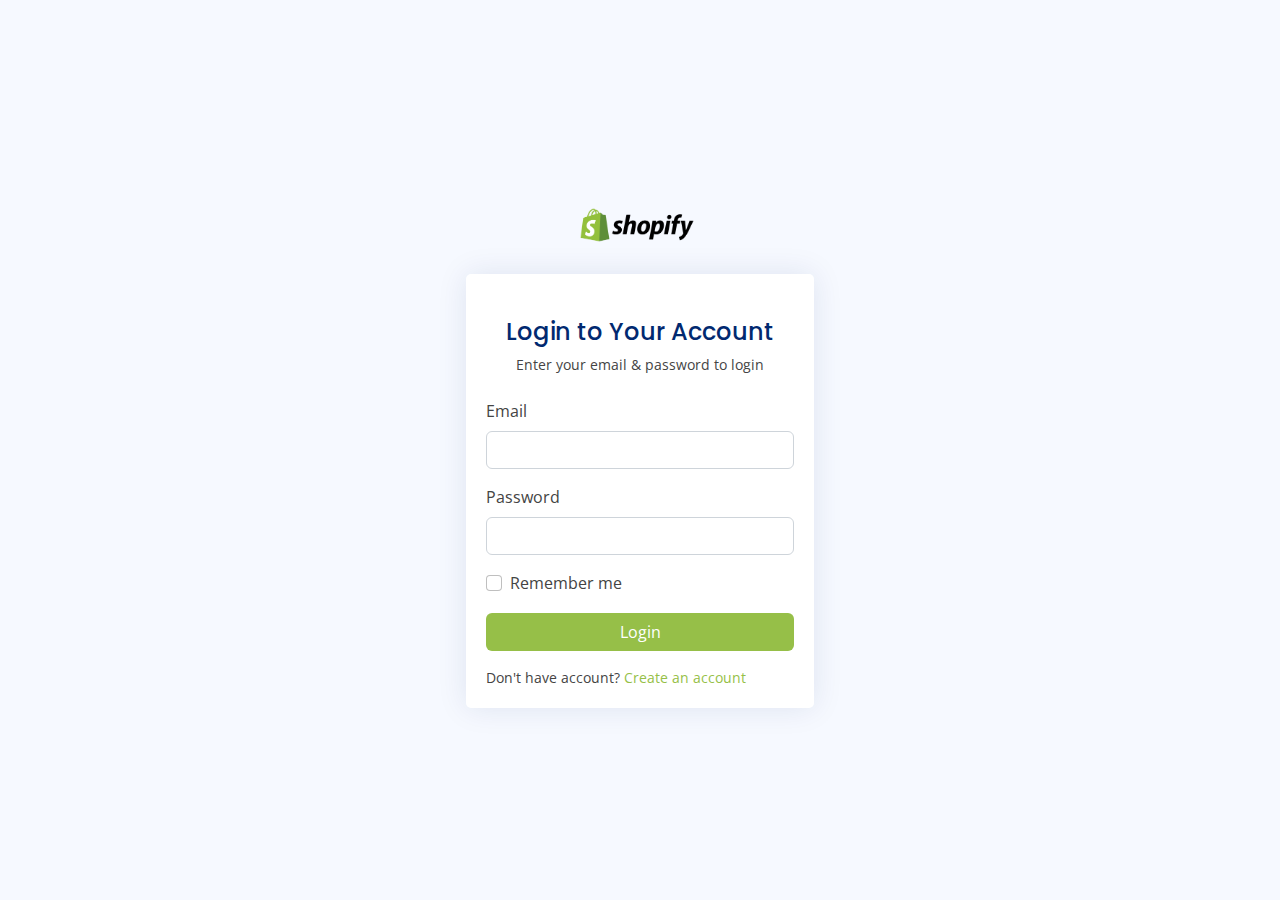
<file: index.html>
<!DOCTYPE html>
<html lang="en">

<head>
  <meta charset="utf-8">
  <meta content="width=device-width, initial-scale=1.0" name="viewport">

  <title>Shopify | Login</title>
  <meta content="" name="description">
  <meta content="" name="keywords">

  <!-- Favicons -->
  <link href="assets/img/favicon.png" rel="icon">
  <link href="assets/img/apple-touch-icon.png" rel="apple-touch-icon">

  <!-- Google Fonts -->
  <link href="https://fonts.gstatic.com" rel="preconnect">
  <link href="https://fonts.googleapis.com/css?family=Open+Sans:300,300i,400,400i,600,600i,700,700i|Nunito:300,300i,400,400i,600,600i,700,700i|Poppins:300,300i,400,400i,500,500i,600,600i,700,700i" rel="stylesheet">

  <!-- Vendor CSS Files -->
  <link href="assets/vendor/bootstrap/css/bootstrap.min.css" rel="stylesheet">
  <link href="assets/vendor/bootstrap-icons/bootstrap-icons.css" rel="stylesheet">
  <link href="assets/vendor/boxicons/css/boxicons.min.css" rel="stylesheet">
  <link href="assets/vendor/quill/quill.snow.css" rel="stylesheet">
  <link href="assets/vendor/quill/quill.bubble.css" rel="stylesheet">
  <link href="assets/vendor/remixicon/remixicon.css" rel="stylesheet">
  <link href="assets/vendor/simple-datatables/style.css" rel="stylesheet">
  <link href="assets/css/style.css" rel="stylesheet">

</head>

<body>

  <main>
    <div class="container">

      <section class="section register min-vh-100 d-flex flex-column align-items-center justify-content-center py-4">
        <div class="container">
          <div class="row justify-content-center">
            <div class="col-lg-4 col-md-6 d-flex flex-column align-items-center justify-content-center">

              <div class="d-flex justify-content-center py-4">
                <a href="index.html" class="logo d-flex align-items-center w-auto">
                  <img src="assets/img/logo.png" alt="">
                  <span class="d-none d-lg-block"></span>
                </a>
              </div><!-- End Logo -->

              <div class="card mb-3">

                <div class="card-body">

                  <div class="pt-4 pb-2">
                    <h5 class="card-title text-center pb-0 fs-4">Login to Your Account</h5>
                    <p class="text-center small">Enter your email & password to login</p>
                  </div>

                  <form class="row g-3 needs-validation" novalidate>

                    <div class="col-12">
                      <label for="email" class="form-label">Email</label>
                      <div class="input-group has-validation">
                      
                        <input type="text" name="username" class="form-control" id="yourUsername" required>
                        <div class="invalid-feedback">Please enter your username.</div>
                      </div>
                    </div>

                    <div class="col-12">
                      <label for="yourPassword" class="form-label">Password</label>
                      <input type="password" name="password" class="form-control" id="yourPassword" required>
                      <div class="invalid-feedback">Please enter your password!</div>
                    </div>

                    <div class="col-12">
                      <div class="form-check">
                        <input class="form-check-input" type="checkbox" name="remember" value="true" id="rememberMe">
                        <label class="form-check-label" for="rememberMe">Remember me</label>
                      </div>
                    </div>
                    <div class="col-12">
                     <a href="dashboard.html"> <button class="btn btn-login w-100" type="button">Login</button></a>
                    </div>
                    <div class="col-12">
                      <p class="small mb-0">Don't have account? <a href="pages-register.html">Create an account</a></p>
                    </div>
                  </form>

                </div>
              </div>

            </div>
          </div>
        </div>

      </section>

    </div>
  </main><!-- End #main -->

  <a href="#" class="back-to-top d-flex align-items-center justify-content-center"><i class="bi bi-arrow-up-short"></i></a>

  <!-- Vendor JS Files -->
  <script src="assets/vendor/apexcharts/apexcharts.min.js"></script>
  <script src="assets/vendor/bootstrap/js/bootstrap.bundle.min.js"></script>
  <script src="assets/vendor/chart.js/chart.umd.js"></script>
  <script src="assets/vendor/echarts/echarts.min.js"></script>
  <script src="assets/vendor/quill/quill.min.js"></script>
  <script src="assets/vendor/simple-datatables/simple-datatables.js"></script>
  <script src="assets/vendor/tinymce/tinymce.min.js"></script>
  <script src="assets/vendor/php-email-form/validate.js"></script>

  <!-- Template Main JS File -->
  <script src="assets/js/main.js"></script>

</body>

</html>
</file>
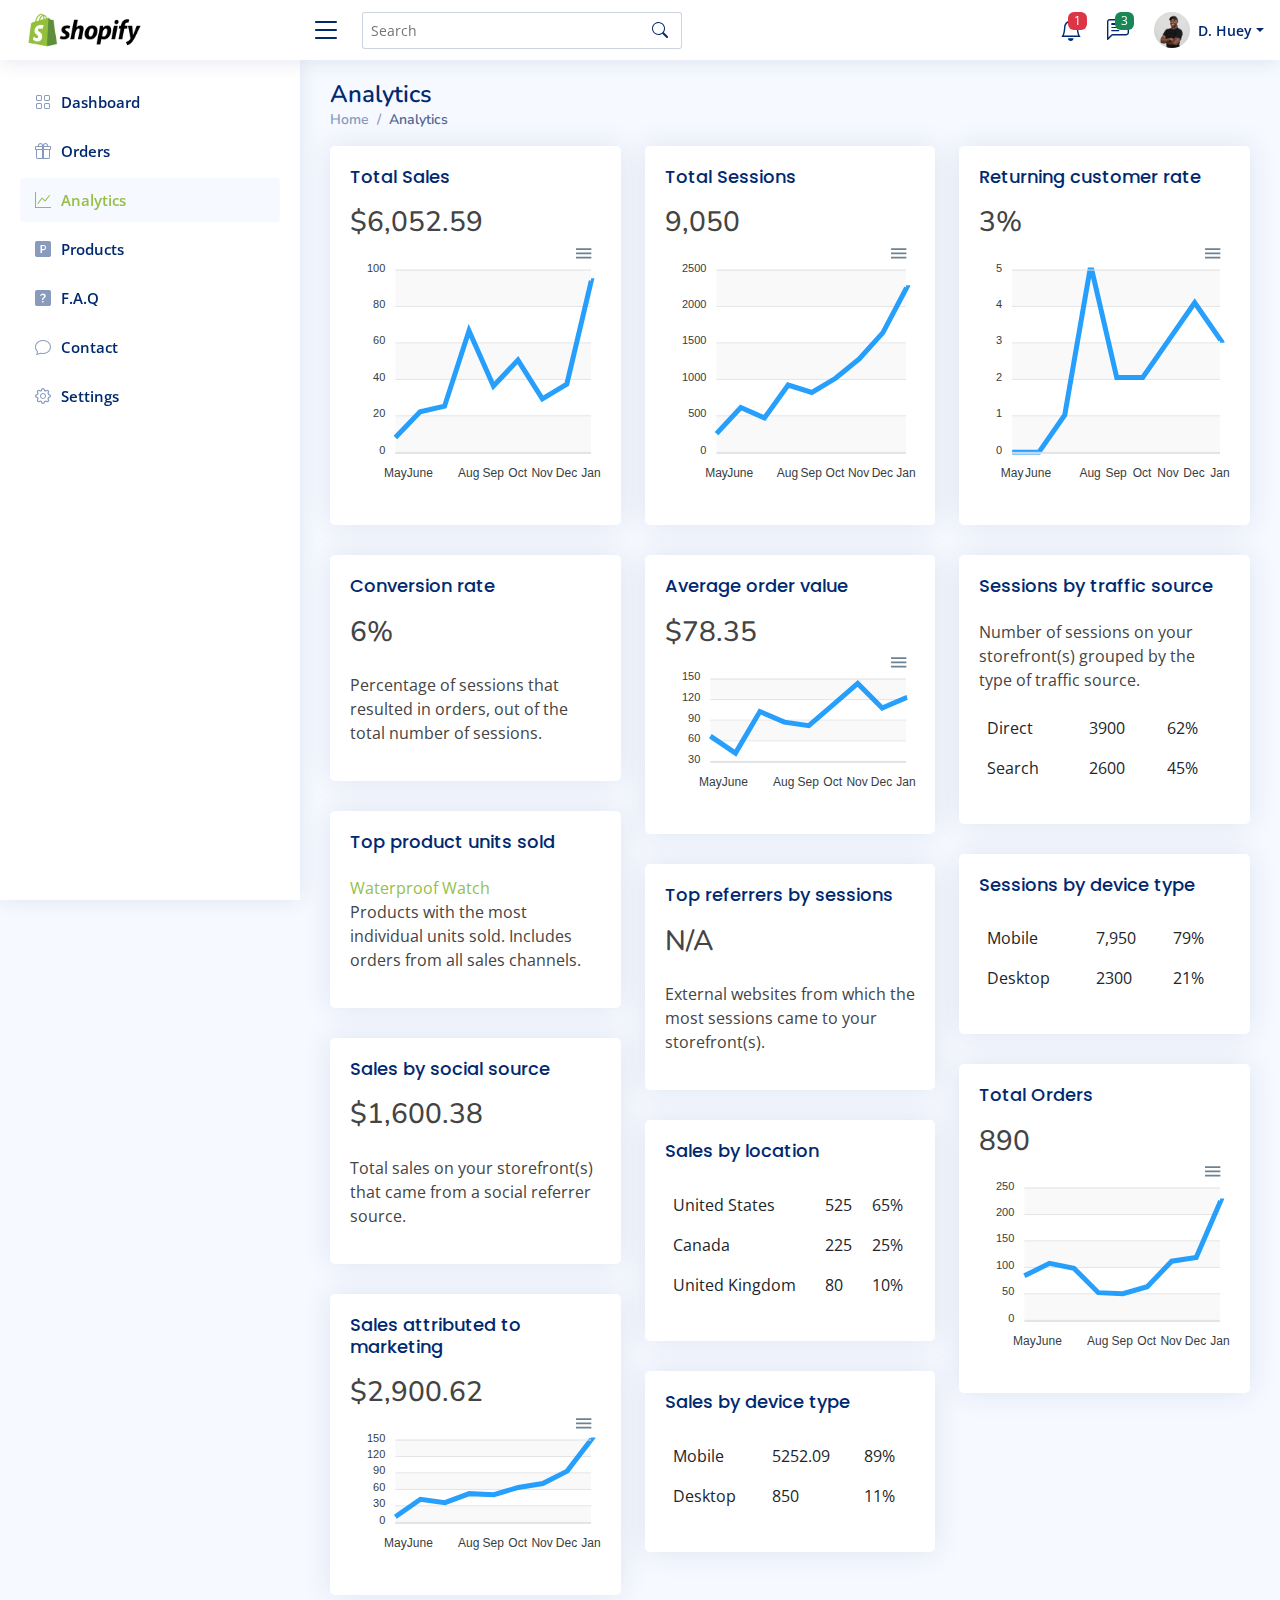
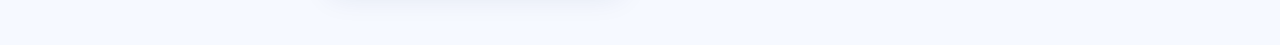
<file: analytics.html>
<!DOCTYPE html>
<html lang="en">

<head>
  <meta charset="utf-8">
  <meta content="width=device-width, initial-scale=1.0" name="viewport">

  <title>Shopify | Analytics</title>
  <meta content="" name="description">
  <meta content="" name="keywords">

  <!-- Favicons -->
  <link href="assets/img/favicon.png" rel="icon">
  <link href="assets/img/apple-touch-icon.png" rel="apple-touch-icon">

  <!-- Google Fonts -->
  <link href="https://fonts.gstatic.com" rel="preconnect">
  <link href="https://fonts.googleapis.com/css?family=Open+Sans:300,300i,400,400i,600,600i,700,700i|Nunito:300,300i,400,400i,600,600i,700,700i|Poppins:300,300i,400,400i,500,500i,600,600i,700,700i" rel="stylesheet">

  <!-- Vendor CSS Files -->
  <link href="assets/vendor/bootstrap/css/bootstrap.min.css" rel="stylesheet">
  <link href="assets/vendor/bootstrap-icons/bootstrap-icons.css" rel="stylesheet">
  <link href="assets/vendor/boxicons/css/boxicons.min.css" rel="stylesheet">
  <link href="assets/vendor/quill/quill.snow.css" rel="stylesheet">
  <link href="assets/vendor/quill/quill.bubble.css" rel="stylesheet">
  <link href="assets/vendor/remixicon/remixicon.css" rel="stylesheet">
  <link href="assets/vendor/simple-datatables/style.css" rel="stylesheet">

  <!-- Template Main CSS File -->
  <link href="assets/css/style.css" rel="stylesheet">

</head>

<body>

 <!-- ======= Header ======= -->
 <header id="header" class="header fixed-top d-flex align-items-center">

  <div class="d-flex align-items-center justify-content-between">
    <a href="dashboard.html" class="logo d-flex align-items-center">
      <img src="assets/img/logo.png" alt="">
    </a>
    <i class="bi bi-list toggle-sidebar-btn"></i>
  </div><!-- End Logo -->

  <div class="search-bar">
    <form class="search-form d-flex align-items-center" method="POST" action="#">
      <input type="text" name="query" placeholder="Search" title="Enter search keyword">
      <button type="submit" title="Search"><i class="bi bi-search"></i></button>
    </form>
  </div><!-- End Search Bar -->

  <nav class="header-nav ms-auto">
    <ul class="d-flex align-items-center">

      <li class="nav-item d-block d-lg-none">
        <a class="nav-link nav-icon search-bar-toggle " href="#">
          <i class="bi bi-search"></i>
        </a>
      </li><!-- End Search Icon-->

      <li class="nav-item dropdown">

        <a class="nav-link nav-icon" href="#" data-bs-toggle="dropdown">
          <i class="bi bi-bell"></i>
          <span class="badge bg-danger badge-number">1</span>
        </a><!-- End Notification Icon -->

        <ul class="dropdown-menu dropdown-menu-end dropdown-menu-arrow notifications">
          <li class="dropdown-header">
            You have 1 new notification
            <a href="#"><span class="badge rounded-pill bg-primary p-2 ms-2">View all</span></a>
          </li>
          <li>
            <hr class="dropdown-divider">
          </li>

          <li class="notification-item">
            <i class="bi bi-exclamation-circle text-warning"></i>
            <div>
              <h4>Chargeback</h4>
              <p>You have a new chargeback to review.</p>
              <p>56 min. ago</p>
            </div>
          </li>

        



        </ul><!-- End Notification Dropdown Items -->

      </li><!-- End Notification Nav -->

      <li class="nav-item dropdown">

        <a class="nav-link nav-icon" href="#" data-bs-toggle="dropdown">
          <i class="bi bi-chat-left-text"></i>
          <span class="badge bg-success badge-number">3</span>
        </a><!-- End Messages Icon -->

        <ul class="dropdown-menu dropdown-menu-end dropdown-menu-arrow messages">
          <li class="dropdown-header">
            You have 3 new messages
            <a href="#"><span class="badge rounded-pill bg-primary p-2 ms-2">View all</span></a>
          </li>
          <li>
            <hr class="dropdown-divider">
          </li>

          <li class="message-item">
            <a href="#">
              <img src="assets/img/favicon.png" alt="" class="rounded-circle">
              <div>
                <h4>Shopify Support</h4>
                <p>Please verify your tax documents.</p>
                <p>4 hrs. ago</p>
              </div>
            </a>
          </li>
          <li>
            <hr class="dropdown-divider">
          </li>

          <li class="message-item">
            <a href="#">
              <img src="assets/img/favicon.png" alt="" class="rounded-circle">
              <div>
                <h4>Shopify Capital</h4>
                <p>Your account is now able to take out a loan from Shopify Capital!</p>
                <p>2 days ago</p>
              </div>
            </a>
          </li>
          <li>
            <hr class="dropdown-divider">
          </li>

          <li class="message-item">
            <a href="#">
              <img src="assets/img/messages-1.jpg" alt="" class="rounded-circle">
              <div>
                <h4>Janet Heart</h4>
                <p>Hi, I am interested in purchasing your store for $5,000. Please reach back to me about any further inquiries janet.heart@gmail.com</p>
                <p>6 days ago</p>
              </div>
            </a>
          </li>
          <li>
            <hr class="dropdown-divider">
          </li>

          <li class="dropdown-footer">
            <a href="#">Show all messages</a>
          </li>

        </ul><!-- End Messages Dropdown Items -->

      </li><!-- End Messages Nav -->

      <li class="nav-item dropdown pe-3">

        <a class="nav-link nav-profile d-flex align-items-center pe-0" href="#" data-bs-toggle="dropdown">
          <img src="assets/img/profile-img.jpg" alt="Profile" class="rounded-circle">
          <span class="d-none d-md-block dropdown-toggle ps-2">D. Huey</span>
        </a><!-- End Profile Iamge Icon -->

        <ul class="dropdown-menu dropdown-menu-end dropdown-menu-arrow profile">
          <li class="dropdown-header">
            <h6>Donnovan Huey</h6>
            <span>Web UI/UX Developer</span>
          </li>
          <li>
            <hr class="dropdown-divider">
          </li>

          <li>
            <a class="dropdown-item d-flex align-items-center" href="users-profile.html">
              <i class="bi bi-person"></i>
              <span>My Profile</span>
            </a>
          </li>
          <li>
            <hr class="dropdown-divider">
          </li>

          <li>
            <a class="dropdown-item d-flex align-items-center" href="users-profile.html">
              <i class="bi bi-gear"></i>
              <span>Account Settings</span>
            </a>
          </li>
          <li>
            <hr class="dropdown-divider">
          </li>

          <li>
            <a class="dropdown-item d-flex align-items-center" href="pages-faq.html">
              <i class="bi bi-question-circle"></i>
              <span>Need Help?</span>
            </a>
          </li>
          <li>
            <hr class="dropdown-divider">
          </li>

          <li>
            <a class="dropdown-item d-flex align-items-center" href="#">
              <i class="bi bi-box-arrow-right"></i>
              <span>Sign Out</span>
            </a>
          </li>

        </ul><!-- End Profile Dropdown Items -->
      </li><!-- End Profile Nav -->

    </ul>
  </nav><!-- End Icons Navigation -->

</header><!-- End Header -->

<!-- ======= Sidebar ======= -->
<aside id="sidebar" class="sidebar">

  <ul class="sidebar-nav" id="sidebar-nav">

    <li class="nav-item">
      <a class="nav-link collapsed" href="dashboard.html">
        <i class="bi bi-grid"></i>
        <span>Dashboard</span>
      </a>
    </li>
    <li class="nav-item">
      <a class="nav-link collapsed" href="orders.html">
        <i class="bi bi-gift"></i>
        <span>Orders</span>
      </a>
    </li>
    <li class="nav-item">
      <a class="nav-link" href="analytics.html">
        <i class="bi bi-graph-up"></i>
        <span>Analytics</span>
      </a>
    </li>
    <li class="nav-item">
      <a class="nav-link collapsed" href="pages-error-404.html">
        <i class="bi bi-p-square-fill"></i>
        <span>Products</span>
      </a>
    </li>
    <li class="nav-item">
      <a class="nav-link collapsed" href="pages-error-404.html">
        <i class="bi bi-question-square-fill"></i>
        <span>F.A.Q</span>
      </a>
    </li>
    <li class="nav-item">
      <a class="nav-link collapsed" href="pages-error-404.html">
        <i class="bi bi-chat"></i>
        <span>Contact</span>
      </a>
    </li>
  
    <li class="nav-item">
      <a class="nav-link collapsed" href="users-profile.html">
        <i class="bi bi-gear"></i>
        <span>Settings</span>
      </a>
    </li>
    


  </ul>

</aside><!-- End Sidebar-->

  <main id="main" class="main">

    <div class="pagetitle">
      <h1>Analytics</h1>
      <nav>
        <ol class="breadcrumb">
          <li class="breadcrumb-item"><a href="dashboard.html">Home</a></li>
          <li class="breadcrumb-item active">Analytics</li>
          
        </ol>
      </nav>
    </div><!-- End Page Title -->

    <section class="section">
      <div class="row">

        <div class="col-lg-4">
          <div class="card">
            <div class="card-body">
              <h5 class="card-title">Total Sales</h5>
              <h3 class="card-subtitle">$6,052.59</h3>
              <div id="lineChart"></div>

              <script>
                document.addEventListener("DOMContentLoaded", () => {
                  new ApexCharts(document.querySelector("#lineChart"), {
                    series: [{
                      name: "Online Orders",
                      data: [8, 22, 25, 66, 36, 50, 29, 37, 93]
                    }],
                    chart: {
                      height: 250,
                      type: 'line',
                      zoom: {
                        enabled: false
                      }
                    },
                    dataLabels: {
                      enabled: false
                    },
                    stroke: {
                      curve: 'straight'
                    },
                    grid: {
                      row: {
                        colors: ['#f3f3f3', 'transparent'], // takes an array which will be repeated on columns
                        opacity: 0.5
                      },
                    },
                    xaxis: {
                      categories: ['May', 'June', 'July', 'Aug', 'Sep', 'Oct', 'Nov', 'Dec', 'Jan'],
                    }
                  }).render();
                });
              </script>
              <!-- End Line Chart -->

            </div>
          </div>
        </div>
        <div class="col-lg-4">
          <div class="card">
            <div class="card-body">
              <h5 class="card-title">Total Sessions</h5>
              <h3 class="card-subtitle">9,050</h3>
              <!-- Line Chart -->
              <div id="lineChart1"></div>

              <script>
                document.addEventListener("DOMContentLoaded", () => {
                  new ApexCharts(document.querySelector("#lineChart1"), {
                    series: [{
                      name: "Sessions",
                      data: [250, 600, 460, 900, 800, 990, 1250, 1600, 2200]
                    }],
                    chart: {
                      height: 250,
                      type: 'line',
                      zoom: {
                        enabled: false
                      }
                    },
                    dataLabels: {
                      enabled: false
                    },
                    stroke: {
                      curve: 'straight'
                    },
                    grid: {
                      row: {
                        colors: ['#f3f3f3', 'transparent'], // takes an array which will be repeated on columns
                        opacity: 0.5
                      },
                    },
                    xaxis: {
                      categories: ['May', 'June', 'July', 'Aug', 'Sep', 'Oct', 'Nov', 'Dec', 'Jan'],
                    }
                  }).render();
                });
              </script>
              <!-- End Line Chart -->

            </div>
          </div>
        </div>
        <div class="col-lg-4">
          <div class="card">
            <div class="card-body">
              <h5 class="card-title">Returning customer rate</h5>
              <h3 class="card-subtitle">3%</h3>
              <!-- Line Chart -->
              <div id="lineChart2"></div>

              <script>
                document.addEventListener("DOMContentLoaded", () => {
                  new ApexCharts(document.querySelector("#lineChart2"), {
                    series: [{
                      name: "Desktops",
                      data: [0, 0, 1, 5, 2, 2, 3, 4, 3]
                    }],
                    chart: {
                      height: 250,
                      type: 'line',
                      zoom: {
                        enabled: false
                      }
                    },
                    dataLabels: {
                      enabled: false
                    },
                    stroke: {
                      curve: 'straight'
                    },
                    grid: {
                      row: {
                        colors: ['#f3f3f3', 'transparent'], // takes an array which will be repeated on columns
                        opacity: 0.5
                      },
                    },
                    xaxis: {
                      categories: ['May', 'June', 'July', 'Aug', 'Sep', 'Oct', 'Nov', 'Dec', 'Jan'],
                    }
                  }).render();
                });
              </script>
              <!-- End Line Chart -->

            </div>
          </div>
        </div>

        <div class="col-lg-4">
          <div class="card">
            <div class="card-body">
              <h5 class="card-title">Conversion rate</h5>
              <h3 class="card-subtitle">6%</h3>
              <br>
              <p>Percentage of sessions that resulted in orders, out of the total number of sessions.</p>
            </div>
          </div>
          <div class="card">
            <div class="card-body">
              <h5 class="card-title">Top product units sold</h5>
              <a class="card-subtitle" href ="#">Waterproof Watch</a>
              <br>
              <p>Products with the most individual units sold. Includes orders from all sales channels.</p>
            </div>
          </div>
          <div class="card">
            <div class="card-body">
              <h5 class="card-title">Sales by social source</h5>
              <h3 class="card-subtitle">$1,600.38</h3>
              <br>
              <p>Total sales on your storefront(s) that came from a social referrer source.</p>
            </div>
          </div>
          <div class="card">
            <div class="card-body">
              <h5 class="card-title">Sales attributed to marketing</h5>
              <h3 class="card-subtitle">$2,900.62</h3>
              <!-- Line Chart -->
              <div id="lineChart6"></div>

              <script>
                document.addEventListener("DOMContentLoaded", () => {
                  new ApexCharts(document.querySelector("#lineChart6"), {
                    series: [{
                      name: "Desktops",
                      data: [10, 41, 35, 51, 49, 62, 69, 91, 148]
                    }],
                    chart: {
                      height: 150,
                      type: 'line',
                      zoom: {
                        enabled: false
                      }
                    },
                    dataLabels: {
                      enabled: false
                    },
                    stroke: {
                      curve: 'straight'
                    },
                    grid: {
                      row: {
                        colors: ['#f3f3f3', 'transparent'], // takes an array which will be repeated on columns
                        opacity: 0.5
                      },
                    },
                    xaxis: {
                      categories: ['May', 'June', 'July', 'Aug', 'Sep', 'Oct', 'Nov', 'Dec', 'Jan'],
                    }
                  }).render();
                });
              </script>
              <!-- End Line Chart -->

            </div>
          </div>
        </div>

        <div class="col-lg-4">
          <div class="card">
            <div class="card-body">
              <h5 class="card-title">Average order value</h5>
              <h3 class="card-subtitle">$78.35</h3>
              <!-- Line Chart -->
              <div id="lineChart3"></div>

              <script>
                document.addEventListener("DOMContentLoaded", () => {
                  new ApexCharts(document.querySelector("#lineChart3"), {
                    series: [{
                      name: "Avg",
                      data: [65, 41, 100, 85, 80, 110, 140, 105, 120]
                    }],
                    chart: {
                      height: 150,
                      type: 'line',
                      zoom: {
                        enabled: false
                      }
                    },
                    dataLabels: {
                      enabled: false
                    },
                    stroke: {
                      curve: 'straight'
                    },
                    grid: {
                      row: {
                        colors: ['#f3f3f3', 'transparent'], // takes an array which will be repeated on columns
                        opacity: 0.5
                      },
                    },
                    xaxis: {
                      categories: ['May', 'June', 'July', 'Aug', 'Sep', 'Oct', 'Nov', 'Dec', 'Jan'],
                    }
                  }).render();
                });
              </script>
              <!-- End Line Chart -->

            </div>
          </div>
          <div class="card">
            <div class="card-body">
              <h5 class="card-title">Top referrers by sessions</h5>
              <h3 class="card-subtitle">N/A</h3>
              <br>
              <p>External websites from which the most sessions came to your storefront(s).</p>
            </div>
          </div>
          <div class="card">
            <div class="card-body">
              <h5 class="card-title">Sales by location</h5>
              <table class="table table-borderless">
               
                <tbody>
                  <tr>
                    <td>United States</td>
                    <td>525</td>
                    <td>65%</td>
                  </tr>
                  <tr>
                    <td>Canada</td>
                    <td>225</td>
                    <td>25%</td>
                  </tr>
                  <tr>
                    <td>United Kingdom</td>
                    <td>80</td>
                    <td>10%</td>
                  </tr>
                 
                </tbody>
              </table>
             

            </div>
          </div>
          <div class="card">
            <div class="card-body">
              <h5 class="card-title">Sales by device type</h5>
              <table class="table table-borderless">
               
                <tbody>
                  <tr>
                    <td>Mobile</td>
                    <td>5252.09</td>
                    <td>89%</td>
                  </tr>
                  <tr>
                    <td>Desktop</td>
                    <td>850</td>
                    <td>11%</td>
                  </tr>
                
                 
                </tbody>
              </table>
             

            </div>
          </div>
        </div>

        <div class="col-lg-4">
          <div class="card">
            <div class="card-body">
              <h5 class="card-title">Sessions by traffic source</h5>
              <p>Number of sessions on your storefront(s) grouped by the type of traffic source.</p>
      
              <table class="table table-borderless">
               
                <tbody>
                  <tr>
                    <td>Direct</td>
                    <td>3900</td>
                    <td>62%</td>
                  </tr>
                  <tr>
                    <td>Search</td>
                    <td>2600</td>
                    <td>45%</td>
                  </tr>
                 
                </tbody>
              </table>
    

            </div>
          </div>
          <div class="card">
            <div class="card-body">
              <h5 class="card-title">Sessions by device type</h5>
              <table class="table table-borderless">
               
                <tbody>
                  <tr>
                    <td>Mobile</td>
                    <td>7,950</td>
                    <td>79%</td>
                  </tr>
                  <tr>
                    <td>Desktop</td>
                    <td>2300</td>
                    <td>21%</td>
                  </tr>
                
              
                </tbody>
              </table>
             

            </div>
          </div>
          <div class="card">
            <div class="card-body">
              <h5 class="card-title">Total Orders</h5>
              <h3 class="card-subtitle">890</h3>
              <!-- Line Chart -->
              <div id="lineChart5"></div>

              <script>
                document.addEventListener("DOMContentLoaded", () => {
                  new ApexCharts(document.querySelector("#lineChart5"), {
                    series: [{
                      name: "Desktops",
                      data: [82, 105, 96, 51, 49, 62, 109, 116, 220]
                    }],
                    chart: {
                      height: 200,
                      type: 'line',
                      zoom: {
                        enabled: false
                      }
                    },
                    dataLabels: {
                      enabled: false
                    },
                    stroke: {
                      curve: 'straight'
                    },
                    grid: {
                      row: {
                        colors: ['#f3f3f3', 'transparent'], // takes an array which will be repeated on columns
                        opacity: 0.5
                      },
                    },
                    xaxis: {
                      categories: ['May', 'June', 'July', 'Aug', 'Sep', 'Oct', 'Nov', 'Dec', 'Jan'],
                    }
                  }).render();
                });
              </script>
              <!-- End Line Chart -->

            </div>
          </div>
        </div>
       
      </div>
    </section>

  </main><!-- End #main -->


  <a href="#" class="back-to-top d-flex align-items-center justify-content-center"><i class="bi bi-arrow-up-short"></i></a>

  <!-- Vendor JS Files -->
  <script src="assets/vendor/apexcharts/apexcharts.min.js"></script>
  <script src="assets/vendor/bootstrap/js/bootstrap.bundle.min.js"></script>
  <script src="assets/vendor/chart.js/chart.umd.js"></script>
  <script src="assets/vendor/echarts/echarts.min.js"></script>
  <script src="assets/vendor/quill/quill.min.js"></script>
  <script src="assets/vendor/simple-datatables/simple-datatables.js"></script>
  <script src="assets/vendor/tinymce/tinymce.min.js"></script>
  <script src="assets/vendor/php-email-form/validate.js"></script>

  <!-- Template Main JS File -->
  <script src="assets/js/main.js"></script>

</body>

</html>
</file>
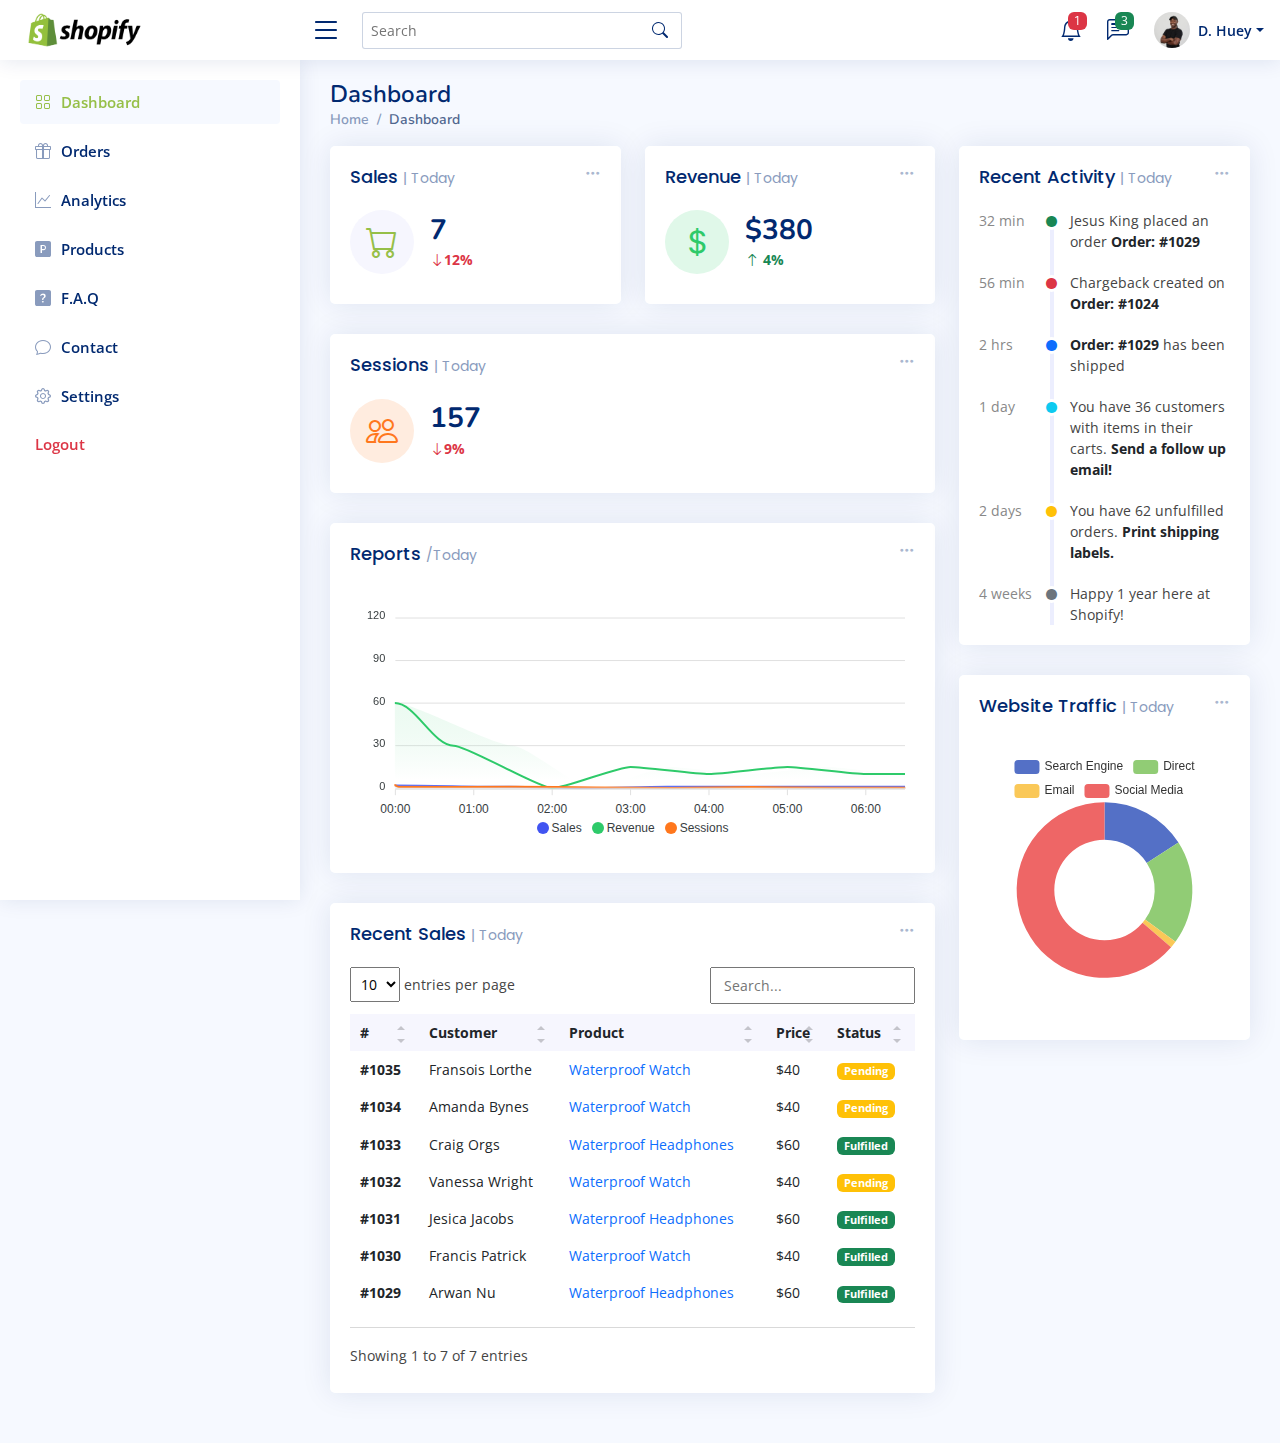
<file: dashboard.html>
<!DOCTYPE html>
<html lang="en">

<head>
  <meta charset="utf-8">
  <meta content="width=device-width, initial-scale=1.0" name="viewport">

  <title>Modern Shopify Dashboard</title>
  <meta content="" name="description">
  <meta content="" name="keywords">

  <!-- Favicons -->
  <link href="assets/img/favicon.png" rel="icon">
  <link href="assets/img/apple-touch-icon.png" rel="apple-touch-icon">

  <!-- Google Fonts -->
  <link href="https://fonts.gstatic.com" rel="preconnect">
  <link href="https://fonts.googleapis.com/css?family=Open+Sans:300,300i,400,400i,600,600i,700,700i|Nunito:300,300i,400,400i,600,600i,700,700i|Poppins:300,300i,400,400i,500,500i,600,600i,700,700i" rel="stylesheet">

  <!-- Vendor CSS Files -->
  <link href="assets/vendor/bootstrap/css/bootstrap.min.css" rel="stylesheet">
  <link href="assets/vendor/bootstrap-icons/bootstrap-icons.css" rel="stylesheet">
  <link href="assets/vendor/boxicons/css/boxicons.min.css" rel="stylesheet">
  <link href="assets/vendor/quill/quill.snow.css" rel="stylesheet">
  <link href="assets/vendor/quill/quill.bubble.css" rel="stylesheet">
  <link href="assets/vendor/remixicon/remixicon.css" rel="stylesheet">
  <link href="assets/vendor/simple-datatables/style.css" rel="stylesheet">

  <!-- Template Main CSS File -->
  <link href="assets/css/style.css" rel="stylesheet">

</head>

<body>

  <!-- ======= Header ======= -->
  <header id="header" class="header fixed-top d-flex align-items-center">

    <div class="d-flex align-items-center justify-content-between">
      <a href="dashboard.html" class="logo d-flex align-items-center">
        <img src="assets/img/logo.png" alt="">
      </a>
      <i class="bi bi-list toggle-sidebar-btn"></i>
    </div><!-- End Logo -->

    <div class="search-bar">
      <form class="search-form d-flex align-items-center" method="POST" action="#">
        <input type="text" name="query" placeholder="Search" title="Enter search keyword">
        <button type="submit" title="Search"><i class="bi bi-search"></i></button>
      </form>
    </div><!-- End Search Bar -->

    <nav class="header-nav ms-auto">
      <ul class="d-flex align-items-center">

        <li class="nav-item d-block d-lg-none">
          <a class="nav-link nav-icon search-bar-toggle " href="#">
            <i class="bi bi-search"></i>
          </a>
        </li><!-- End Search Icon-->

        <li class="nav-item dropdown">

          <a class="nav-link nav-icon" href="#" data-bs-toggle="dropdown">
            <i class="bi bi-bell"></i>
            <span class="badge bg-danger badge-number">1</span>
          </a><!-- End Notification Icon -->

          <ul class="dropdown-menu dropdown-menu-end dropdown-menu-arrow notifications">
            <li class="dropdown-header">
              You have 1 new notification
              <a href="#"><span class="badge rounded-pill bg-primary p-2 ms-2">View all</span></a>
            </li>
            <li>
              <hr class="dropdown-divider">
            </li>

            <li class="notification-item">
              <i class="bi bi-exclamation-circle text-warning"></i>
              <div>
                <h4>Chargeback</h4>
                <p>You have a new chargeback to review.</p>
                <p>56 min. ago</p>
              </div>
            </li>

          



          </ul><!-- End Notification Dropdown Items -->

        </li><!-- End Notification Nav -->

        <li class="nav-item dropdown">

          <a class="nav-link nav-icon" href="#" data-bs-toggle="dropdown">
            <i class="bi bi-chat-left-text"></i>
            <span class="badge bg-success badge-number">3</span>
          </a><!-- End Messages Icon -->

          <ul class="dropdown-menu dropdown-menu-end dropdown-menu-arrow messages">
            <li class="dropdown-header">
              You have 3 new messages
              <a href="#"><span class="badge rounded-pill bg-primary p-2 ms-2">View all</span></a>
            </li>
            <li>
              <hr class="dropdown-divider">
            </li>

            <li class="message-item">
              <a href="#">
                <img src="assets/img/favicon.png" alt="" class="rounded-circle">
                <div>
                  <h4>Shopify Support</h4>
                  <p>Please verify your tax documents.</p>
                  <p>4 hrs. ago</p>
                </div>
              </a>
            </li>
            <li>
              <hr class="dropdown-divider">
            </li>

            <li class="message-item">
              <a href="#">
                <img src="assets/img/favicon.png" alt="" class="rounded-circle">
                <div>
                  <h4>Shopify Capital</h4>
                  <p>Your account is now able to take out a loan from Shopify Capital!</p>
                  <p>2 days ago</p>
                </div>
              </a>
            </li>
            <li>
              <hr class="dropdown-divider">
            </li>

            <li class="message-item">
              <a href="#">
                <img src="assets/img/messages-1.jpg" alt="" class="rounded-circle">
                <div>
                  <h4>Janet Heart</h4>
                  <p>Hi, I am interested in purchasing your store for $5,000. Please reach back to me about any further inquiries janet.heart@gmail.com</p>
                  <p>6 days ago</p>
                </div>
              </a>
            </li>
            <li>
              <hr class="dropdown-divider">
            </li>

            <li class="dropdown-footer">
              <a href="#">Show all messages</a>
            </li>

          </ul><!-- End Messages Dropdown Items -->

        </li><!-- End Messages Nav -->

        <li class="nav-item dropdown pe-3">

          <a class="nav-link nav-profile d-flex align-items-center pe-0" href="#" data-bs-toggle="dropdown">
            <img src="assets/img/profile-img.jpg" alt="Profile" class="rounded-circle">
            <span class="d-none d-md-block dropdown-toggle ps-2">D. Huey</span>
          </a><!-- End Profile Iamge Icon -->

          <ul class="dropdown-menu dropdown-menu-end dropdown-menu-arrow profile">
            <li class="dropdown-header">
              <h6>Donnovan Huey</h6>
              <span>Web UI/UX Developer</span>
            </li>
            <li>
              <hr class="dropdown-divider">
            </li>

            <li>
              <a class="dropdown-item d-flex align-items-center" href="users-profile.html">
                <i class="bi bi-person"></i>
                <span>My Profile</span>
              </a>
            </li>
            <li>
              <hr class="dropdown-divider">
            </li>

            <li>
              <a class="dropdown-item d-flex align-items-center" href="users-profile.html">
                <i class="bi bi-gear"></i>
                <span>Account Settings</span>
              </a>
            </li>
            <li>
              <hr class="dropdown-divider">
            </li>

            <li>
              <a class="dropdown-item d-flex align-items-center" href="pages-faq.html">
                <i class="bi bi-question-circle"></i>
                <span>Need Help?</span>
              </a>
            </li>
            <li>
              <hr class="dropdown-divider">
            </li>

            <li>
              <a class="dropdown-item d-flex align-items-center" href="#">
                <i class="bi bi-box-arrow-right"></i>
                <span>Sign Out</span>
              </a>
            </li>

          </ul><!-- End Profile Dropdown Items -->
        </li><!-- End Profile Nav -->

      </ul>
    </nav><!-- End Icons Navigation -->

  </header><!-- End Header -->

  <!-- ======= Sidebar ======= -->
  <aside id="sidebar" class="sidebar">

    <ul class="sidebar-nav" id="sidebar-nav">

      <li class="nav-item">
        <a class="nav-link " href="dashboard.html">
          <i class="bi bi-grid"></i>
          <span>Dashboard</span>
        </a>
      </li>
      <li class="nav-item">
        <a class="nav-link collapsed" href="orders.html">
          <i class="bi bi-gift"></i>
          <span>Orders</span>
        </a>
      </li>
      <li class="nav-item">
        <a class="nav-link collapsed" href="analytics.html">
          <i class="bi bi-graph-up"></i>
          <span>Analytics</span>
        </a>
      </li>
      <li class="nav-item">
        <a class="nav-link collapsed" href="pages-error-404.html">
          <i class="bi bi-p-square-fill"></i>
          <span>Products</span>
        </a>
      </li>
      <li class="nav-item">
        <a class="nav-link collapsed" href="pages-error-404.html">
          <i class="bi bi-question-square-fill"></i>
          <span>F.A.Q</span>
        </a>
      </li>
      <li class="nav-item">
        <a class="nav-link collapsed" href="pages-error-404.html">
          <i class="bi bi-chat"></i>
          <span>Contact</span>
        </a>
      </li>
    
      <li class="nav-item">
        <a class="nav-link collapsed" href="users-profile.html">
          <i class="bi bi-gear"></i>
          <span>Settings</span>
        </a>
      </li>
      <li class="nav-item">
        <a class="nav-link text-danger collapsed" href="index.html">
          <span>Logout</span>
        </a>
      </li>


    </ul>

  </aside><!-- End Sidebar-->

  <main id="main" class="main">

    <div class="pagetitle">
      <h1>Dashboard</h1>
      <nav>
        <ol class="breadcrumb">
          <li class="breadcrumb-item"><a href="dashboard.html">Home</a></li>
          <li class="breadcrumb-item active">Dashboard</li>
        </ol>
      </nav>
    </div><!-- End Page Title -->

    <section class="section dashboard">
      <div class="row">

        <!-- Left side columns -->
        <div class="col-lg-8">
          <div class="row">

            <!-- Sales Card -->
            <div class="col-xxl-4 col-md-6">
              <div class="card info-card sales-card">

                <div class="filter">
                  <a class="icon" href="#" data-bs-toggle="dropdown"><i class="bi bi-three-dots"></i></a>
                  <ul class="dropdown-menu dropdown-menu-end dropdown-menu-arrow">
                    <li class="dropdown-header text-start">
                      <h6>Filter</h6>
                    </li>

                    <li><a class="dropdown-item" href="#">Today</a></li>
                    <li><a class="dropdown-item" href="#">This Month</a></li>
                    <li><a class="dropdown-item" href="#">This Year</a></li>
                  </ul>
                </div>

                <div class="card-body">
                  <h5 class="card-title">Sales <span>| Today</span></h5>

                  <div class="d-flex align-items-center">
                    <div class="card-icon rounded-circle d-flex align-items-center justify-content-center">
                      <i class="bi bi-cart"></i>
                    </div>
                    <div class="ps-3">
                      <h6>7</h6>
                      <span class="text-danger small pt-1 fw-bold"><i class="bi bi-arrow-down"></i>12% </span>

                    </div>
                  </div>
                </div>

              </div>
            </div><!-- End Sales Card -->

            <!-- Revenue Card -->
            <div class="col-xxl-4 col-md-6">
              <div class="card info-card revenue-card">

                <div class="filter">
                  <a class="icon" href="#" data-bs-toggle="dropdown"><i class="bi bi-three-dots"></i></a>
                  <ul class="dropdown-menu dropdown-menu-end dropdown-menu-arrow">
                    <li class="dropdown-header text-start">
                      <h6>Filter</h6>
                    </li>

                    <li><a class="dropdown-item" href="#">Today</a></li>
                    <li><a class="dropdown-item" href="#">This Month</a></li>
                    <li><a class="dropdown-item" href="#">This Year</a></li>
                  </ul>
                </div>

                <div class="card-body">
                  <h5 class="card-title">Revenue <span>| Today</span></h5>

                  <div class="d-flex align-items-center">
                    <div class="card-icon rounded-circle d-flex align-items-center justify-content-center">
                      <i class="bi bi-currency-dollar"></i>
                    </div>
                    <div class="ps-3">
                      <h6>$380</h6>
                      <span class="text-success small pt-1 fw-bold"><i class="bi bi-arrow-up"></i> 4%</span>

                    </div>
                  </div>
                </div>

              </div>
            </div><!-- End Revenue Card -->

            <!-- Customers Card -->
            <div class="col-xxl-4 col-xl-12">

              <div class="card info-card customers-card">

                <div class="filter">
                  <a class="icon" href="#" data-bs-toggle="dropdown"><i class="bi bi-three-dots"></i></a>
                  <ul class="dropdown-menu dropdown-menu-end dropdown-menu-arrow">
                    <li class="dropdown-header text-start">
                      <h6>Filter</h6>
                    </li>

                    <li><a class="dropdown-item" href="#">Today</a></li>
                    <li><a class="dropdown-item" href="#">This Month</a></li>
                    <li><a class="dropdown-item" href="#">This Year</a></li>
                  </ul>
                </div>

                <div class="card-body">
                  <h5 class="card-title">Sessions <span>| Today</span></h5>

                  <div class="d-flex align-items-center">
                    <div class="card-icon rounded-circle d-flex align-items-center justify-content-center">
                      <i class="bi bi-people"></i>
                    </div>
                    <div class="ps-3">
                      <h6>157</h6>
                      <span class="text-danger small pt-1 fw-bold"><i class="bi bi-arrow-down"></i>9%</span>

                    </div>
                  </div>

                </div>
              </div>

            </div><!-- End Customers Card -->

            <!-- Reports -->
            <div class="col-12">
              <div class="card">

                <div class="filter">
                  <a class="icon" href="#" data-bs-toggle="dropdown"><i class="bi bi-three-dots"></i></a>
                  <ul class="dropdown-menu dropdown-menu-end dropdown-menu-arrow">
                    <li class="dropdown-header text-start">
                      <h6>Filter</h6>
                    </li>

                    <li><a class="dropdown-item" href="#">Today</a></li>
                    <li><a class="dropdown-item" href="#">This Month</a></li>
                    <li><a class="dropdown-item" href="#">This Year</a></li>
                  </ul>
                </div>

                <div class="card-body">
                  <h5 class="card-title">Reports <span>/Today</span></h5>

                  <!-- Line Chart -->
                  <div id="reportsChart"></div>

                  <script>
                    document.addEventListener("DOMContentLoaded", () => {
                      new ApexCharts(document.querySelector("#reportsChart"), {
                        series: [{
                          name: 'Sales',
                          data: [2, 1, 0, 1, 1, 1, 1],
                        }, {
                          name: 'Revenue',
                          data: [120, 60, 0, 30, 20, 30, 20]
                        }, {
                          name: 'Sessions',
                          data: [60, 20, 25, 15, 5, 20, 10]
                        }],
                        chart: {
                          height: 250,
                          type: 'area',
                          toolbar: {
                            show: false
                          },
                        },
                        markers: {
                          size: 4
                        },
                        colors: ['#4154f1', '#2eca6a', '#ff771d'],
                        fill: {
                          type: "gradient",
                          gradient: {
                            shadeIntensity: 1,
                            opacityFrom: 0.3,
                            opacityTo: 0.4,
                            stops: [0, 90, 100]
                          }
                        },
                        dataLabels: {
                          enabled: false
                        },
                        stroke: {
                          curve: 'smooth',
                          width: 2
                        },
                        xaxis: {
                          type: 'datetime',
                          categories: ["2022-12-19T00:00:00.000Z", "2022-12-19T01:30:00.000Z", "2022-12-19T02:30:00.000Z", "2022-12-19T03:30:00.000Z", "2022-12-19T04:30:00.000Z", "2022-12-19T05:30:00.000Z", "2022-12-19T06:30:00.000Z"]
                        },
                        tooltip: {
                          x: {
                            format: 'dd/MM/yy HH:mm'
                          },
                        }
                      }).render();
                    });
                  </script>
                  <!-- End Line Chart -->

                </div>

              </div>
            </div><!-- End Reports -->

           
<!-- Recent Sales -->
<div class="col-12">
  <div class="card recent-sales overflow-auto">

    <div class="filter">
      <a class="icon" href="#" data-bs-toggle="dropdown"><i class="bi bi-three-dots"></i></a>
      <ul class="dropdown-menu dropdown-menu-end dropdown-menu-arrow">
        <li class="dropdown-header text-start">
          <h6>Filter</h6>
        </li>

        <li><a class="dropdown-item" href="#">Today</a></li>
        <li><a class="dropdown-item" href="#">This Month</a></li>
        <li><a class="dropdown-item" href="#">This Year</a></li>
      </ul>
    </div>

    <div class="card-body">
      <h5 class="card-title">Recent Sales <span>| Today</span></h5>

      <table class="table table-borderless datatable">
        <thead>
          <tr>
            <th scope="col">#</th>
            <th scope="col">Customer</th>
            <th scope="col">Product</th>
            <th scope="col">Price</th>
            <th scope="col">Status</th>
          </tr>
        </thead>
        <tbody>
          <tr>
            <th scope="row"><a href="#">#1035</a></th>
            <td>Fransois Lorthe</td>
            <td><a href="#" class="text-primary">Waterproof Watch</a></td>
            <td>$40</td>
            <td><span class="badge bg-warning">Pending</span></td>
          </tr>
          <tr>
            <th scope="row"><a href="#">#1034</a></th>
            <td>Amanda Bynes</td>
            <td><a href="#" class="text-primary">Waterproof Watch</a></td>
            <td>$40</td>
            <td><span class="badge bg-warning">Pending</span></td>
          </tr>
          <tr>
            <th scope="row"><a href="#">#1033</a></th>
            <td>Craig Orgs</td>
            <td><a href="#" class="text-primary">Waterproof Headphones</a></td>
            <td>$60</td>
            <td><span class="badge bg-success">Fulfilled</span></td>
          </tr>
          <tr>
            <th scope="row"><a href="#">#1032</a></th>
            <td>Vanessa Wright</td>
            <td><a href="#" class="text-primary">Waterproof Watch</a></td>
            <td>$40</td>
            <td><span class="badge bg-warning">Pending</span></td>
          </tr>
          <tr>
            <th scope="row"><a href="#">#1031</a></th>
            <td>Jesica Jacobs</td>
            <td><a href="#" class="text-primary">Waterproof Headphones</a></td>
            <td>$60</td>
            <td><span class="badge bg-success">Fulfilled</span></td>
          </tr>
          <tr>
            <th scope="row"><a href="#">#1030</a></th>
            <td>Francis Patrick</td>
            <td><a href="#" class="text-primary">Waterproof Watch</a></td>
            <td>$40</td>
            <td><span class="badge bg-success">Fulfilled</span></td>
          </tr>
          <tr>
            <th scope="row"><a href="#">#1029</a></th>
            <td>Arwan Nu</td>
            <td><a href="#" class="text-primary">Waterproof Headphones</a></td>
            <td>$60</td>
            <td><span class="badge bg-success">Fulfilled</span></td>
          </tr>
        </tbody>
      </table>

    </div>

  </div>
</div><!-- End Recent Sales -->
         

          </div>
        </div><!-- End Left side columns -->

        <!-- Right side columns -->
        <div class="col-lg-4">

          <!-- Recent Activity -->
          <div class="card">
            <div class="filter">
              <a class="icon" href="#" data-bs-toggle="dropdown"><i class="bi bi-three-dots"></i></a>
              <ul class="dropdown-menu dropdown-menu-end dropdown-menu-arrow">
                <li class="dropdown-header text-start">
                  <h6>Filter</h6>
                </li>

                <li><a class="dropdown-item" href="#">Today</a></li>
                <li><a class="dropdown-item" href="#">This Month</a></li>
                <li><a class="dropdown-item" href="#">This Year</a></li>
              </ul>
            </div>

            <div class="card-body">
              <h5 class="card-title">Recent Activity <span>| Today</span></h5>

              <div class="activity">

                <div class="activity-item d-flex">
                  <div class="activite-label">32 min</div>
                  <i class='bi bi-circle-fill activity-badge text-success align-self-start'></i>
                  <div class="activity-content">
                    Jesus King placed an order <a href="#" class="fw-bold text-dark">Order: #1029</a>
                  </div>
                </div><!-- End activity item-->

                <div class="activity-item d-flex">
                  <div class="activite-label">56 min</div>
                  <i class='bi bi-circle-fill activity-badge text-danger align-self-start'></i>
                  <div class="activity-content">
                    Chargeback created on <a href="#" class="fw-bold text-dark">Order: #1024</a>
                  </div>
                </div><!-- End activity item-->

                <div class="activity-item d-flex">
                  <div class="activite-label">2 hrs</div>
                  <i class='bi bi-circle-fill activity-badge text-primary align-self-start'></i>
                  <div class="activity-content">
                    <a href="#" class="fw-bold text-dark">Order: #1029</a> has been shipped
                  </div>
                </div><!-- End activity item-->

                <div class="activity-item d-flex">
                  <div class="activite-label">1 day</div>
                  <i class='bi bi-circle-fill activity-badge text-info align-self-start'></i>
                  <div class="activity-content">
                    You have 36 customers with items in their carts. <a href="#" class="fw-bold text-dark">Send a follow up email!</a>
                  </div>
                </div><!-- End activity item-->

                <div class="activity-item d-flex">
                  <div class="activite-label">2 days</div>
                  <i class='bi bi-circle-fill activity-badge text-warning align-self-start'></i>
                  <div class="activity-content">
                    You have 62 unfulfilled orders. <a href="#" class="fw-bold text-dark">Print shipping labels.</a>
                  </div>
                </div><!-- End activity item-->

                <div class="activity-item d-flex">
                  <div class="activite-label">4 weeks</div>
                  <i class='bi bi-circle-fill activity-badge text-muted align-self-start'></i>
                  <div class="activity-content">
                    Happy 1 year here at Shopify!
                  </div>
                </div><!-- End activity item-->

              </div>

            </div>
          </div><!-- End Recent Activity -->

        
          <!-- Website Traffic -->
          <div class="card">
            <div class="filter">
              <a class="icon" href="#" data-bs-toggle="dropdown"><i class="bi bi-three-dots"></i></a>
              <ul class="dropdown-menu dropdown-menu-end dropdown-menu-arrow">
                <li class="dropdown-header text-start">
                  <h6>Filter</h6>
                </li>

                <li><a class="dropdown-item" href="#">Today</a></li>
                <li><a class="dropdown-item" href="#">This Month</a></li>
                <li><a class="dropdown-item" href="#">This Year</a></li>
              </ul>
            </div>

            <div class="card-body pb-0">
              <h5 class="card-title">Website Traffic <span>| Today</span></h5>

              <div id="trafficChart" style="min-height: 300px;" class="echart"></div>

              <script>
                document.addEventListener("DOMContentLoaded", () => {
                  echarts.init(document.querySelector("#trafficChart")).setOption({
                    tooltip: {
                      trigger: 'item'
                    },
                    legend: {
                      top: '5%',
                      left: 'center'
                    },
                    series: [{
                      name: 'Sessions From',
                      type: 'pie',
                      radius: ['40%', '70%'],
                      avoidLabelOverlap: false,
                      label: {
                        show: false,
                        position: 'center'
                      },
                      emphasis: {
                        label: {
                          show: true,
                          fontSize: '18',
                          fontWeight: 'bold'
                        }
                      },
                      labelLine: {
                        show: false
                      },
                      data: [{
                          value: 25,
                          name: 'Search Engine'
                        },
                        {
                          value: 30,
                          name: 'Direct'
                        },
                        {
                          value: 2,
                          name: 'Email'
                        },
                        {
                          value: 100,
                          name: 'Social Media'
                        },
                        
                       
                      ]
                    }]
                  });
                });
              </script>

            </div>
          </div><!-- End Website Traffic -->


        </div><!-- End Right side columns -->

      </div>
    </section>

  </main><!-- End #main -->


  <a href="#" class="back-to-top d-flex align-items-center justify-content-center"><i class="bi bi-arrow-up-short"></i></a>

  <!-- Vendor JS Files -->
  <script src="assets/vendor/apexcharts/apexcharts.min.js"></script>
  <script src="assets/vendor/bootstrap/js/bootstrap.bundle.min.js"></script>
  <script src="assets/vendor/chart.js/chart.umd.js"></script>
  <script src="assets/vendor/echarts/echarts.min.js"></script>
  <script src="assets/vendor/quill/quill.min.js"></script>
  <script src="assets/vendor/simple-datatables/simple-datatables.js"></script>
  <script src="assets/vendor/tinymce/tinymce.min.js"></script>
  <script src="assets/vendor/php-email-form/validate.js"></script>

  <!-- Template Main JS File -->
  <script src="assets/js/main.js"></script>

</body>

</html>
</file>
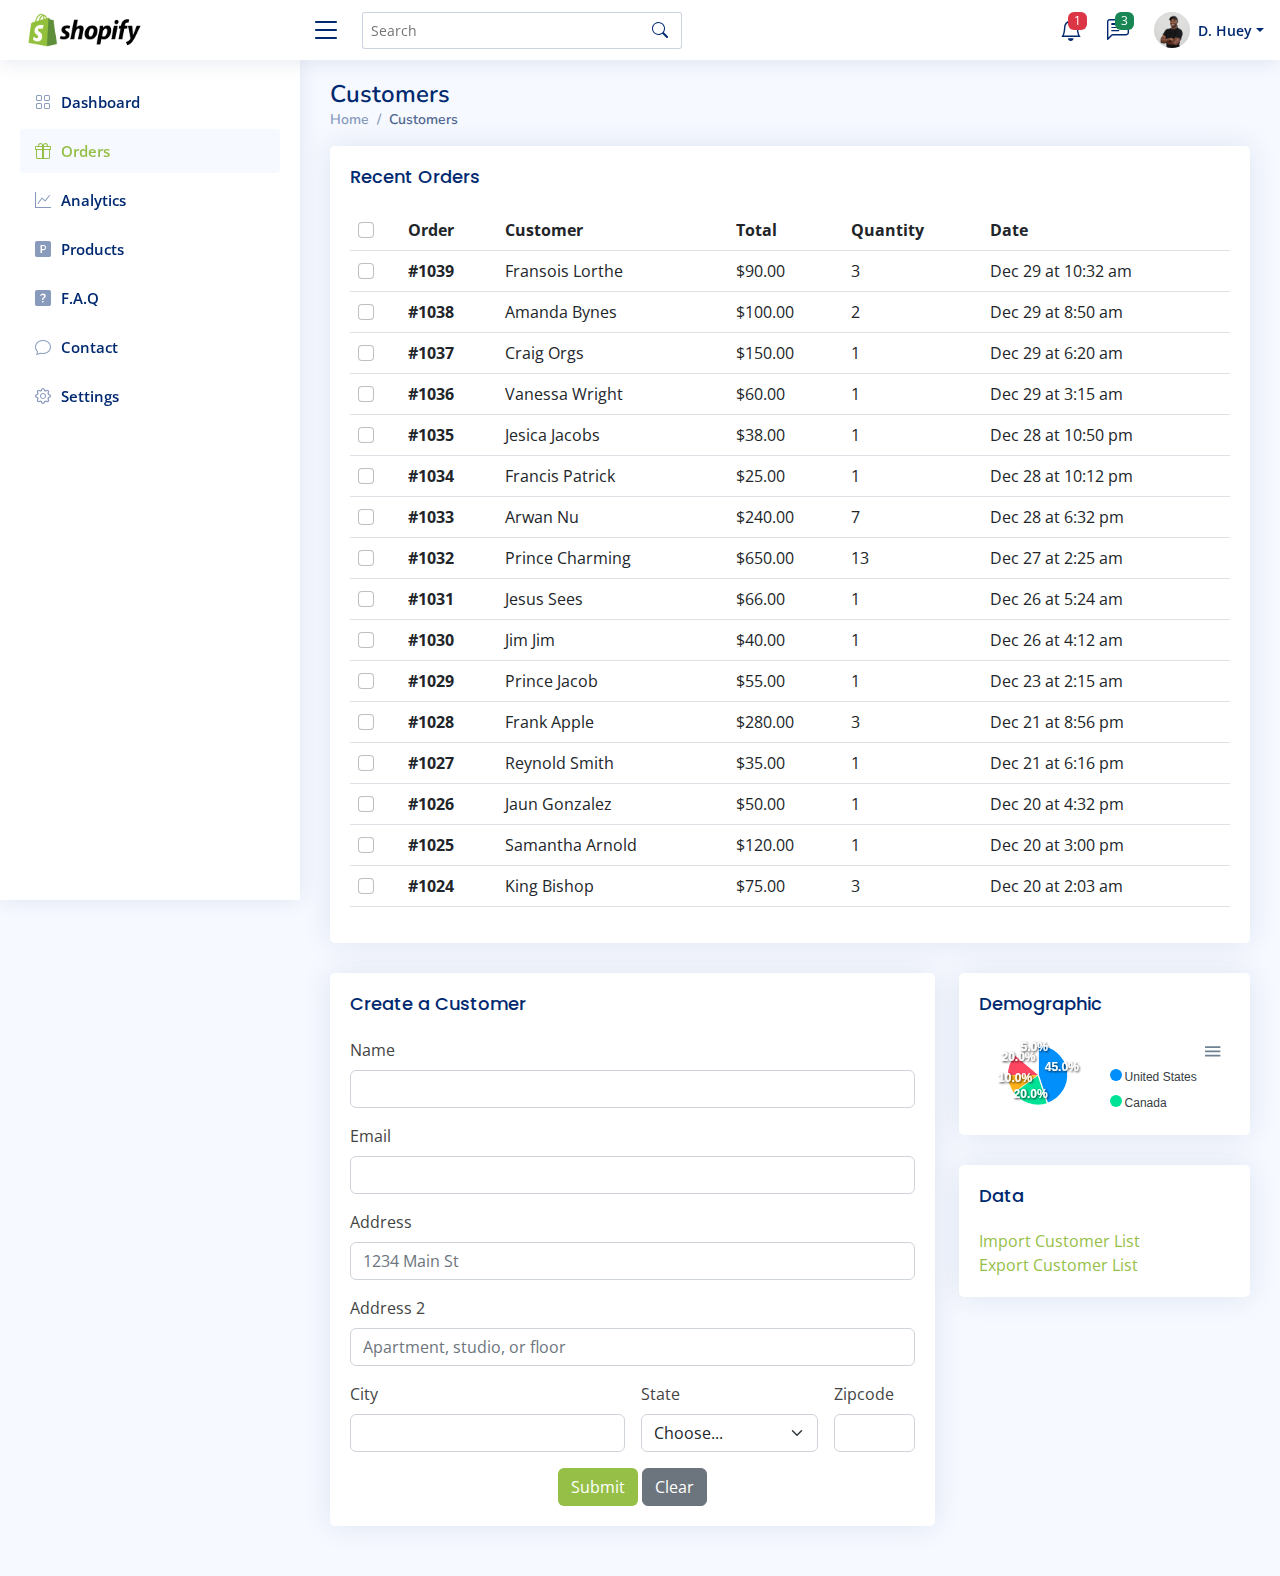
<file: orders.html>
<!DOCTYPE html>
<html lang="en">

<head>
  <meta charset="utf-8">
  <meta content="width=device-width, initial-scale=1.0" name="viewport">

  <title>Shopify | Orders</title>
  <meta content="" name="description">
  <meta content="" name="keywords">

  <!-- Favicons -->
  <link href="assets/img/favicon.png" rel="icon">
  <link href="assets/img/apple-touch-icon.png" rel="apple-touch-icon">

  <!-- Google Fonts -->
  <link href="https://fonts.gstatic.com" rel="preconnect">
  <link href="https://fonts.googleapis.com/css?family=Open+Sans:300,300i,400,400i,600,600i,700,700i|Nunito:300,300i,400,400i,600,600i,700,700i|Poppins:300,300i,400,400i,500,500i,600,600i,700,700i" rel="stylesheet">

  <!-- Vendor CSS Files -->
  <link href="assets/vendor/bootstrap/css/bootstrap.min.css" rel="stylesheet">
  <link href="assets/vendor/bootstrap-icons/bootstrap-icons.css" rel="stylesheet">
  <link href="assets/vendor/boxicons/css/boxicons.min.css" rel="stylesheet">
  <link href="assets/vendor/quill/quill.snow.css" rel="stylesheet">
  <link href="assets/vendor/quill/quill.bubble.css" rel="stylesheet">
  <link href="assets/vendor/remixicon/remixicon.css" rel="stylesheet">
  <link href="assets/vendor/simple-datatables/style.css" rel="stylesheet">

  <!-- Template Main CSS File -->
  <link href="assets/css/style.css" rel="stylesheet">

</head>

<body>

 <!-- ======= Header ======= -->
 <header id="header" class="header fixed-top d-flex align-items-center">

  <div class="d-flex align-items-center justify-content-between">
    <a href="dashboard.html" class="logo d-flex align-items-center">
      <img src="assets/img/logo.png" alt="">
    </a>
    <i class="bi bi-list toggle-sidebar-btn"></i>
  </div><!-- End Logo -->

  <div class="search-bar">
    <form class="search-form d-flex align-items-center" method="POST" action="#">
      <input type="text" name="query" placeholder="Search" title="Enter search keyword">
      <button type="submit" title="Search"><i class="bi bi-search"></i></button>
    </form>
  </div><!-- End Search Bar -->

  <nav class="header-nav ms-auto">
    <ul class="d-flex align-items-center">

      <li class="nav-item d-block d-lg-none">
        <a class="nav-link nav-icon search-bar-toggle " href="#">
          <i class="bi bi-search"></i>
        </a>
      </li><!-- End Search Icon-->

      <li class="nav-item dropdown">

        <a class="nav-link nav-icon" href="#" data-bs-toggle="dropdown">
          <i class="bi bi-bell"></i>
          <span class="badge bg-danger badge-number">1</span>
        </a><!-- End Notification Icon -->

        <ul class="dropdown-menu dropdown-menu-end dropdown-menu-arrow notifications">
          <li class="dropdown-header">
            You have 1 new notification
            <a href="#"><span class="badge rounded-pill bg-primary p-2 ms-2">View all</span></a>
          </li>
          <li>
            <hr class="dropdown-divider">
          </li>

          <li class="notification-item">
            <i class="bi bi-exclamation-circle text-warning"></i>
            <div>
              <h4>Chargeback</h4>
              <p>You have a new chargeback to review.</p>
              <p>56 min. ago</p>
            </div>
          </li>

        



        </ul><!-- End Notification Dropdown Items -->

      </li><!-- End Notification Nav -->

      <li class="nav-item dropdown">

        <a class="nav-link nav-icon" href="#" data-bs-toggle="dropdown">
          <i class="bi bi-chat-left-text"></i>
          <span class="badge bg-success badge-number">3</span>
        </a><!-- End Messages Icon -->

        <ul class="dropdown-menu dropdown-menu-end dropdown-menu-arrow messages">
          <li class="dropdown-header">
            You have 3 new messages
            <a href="#"><span class="badge rounded-pill bg-primary p-2 ms-2">View all</span></a>
          </li>
          <li>
            <hr class="dropdown-divider">
          </li>

          <li class="message-item">
            <a href="#">
              <img src="assets/img/favicon.png" alt="" class="rounded-circle">
              <div>
                <h4>Shopify Support</h4>
                <p>Please verify your tax documents.</p>
                <p>4 hrs. ago</p>
              </div>
            </a>
          </li>
          <li>
            <hr class="dropdown-divider">
          </li>

          <li class="message-item">
            <a href="#">
              <img src="assets/img/favicon.png" alt="" class="rounded-circle">
              <div>
                <h4>Shopify Capital</h4>
                <p>Your account is now able to take out a loan from Shopify Capital!</p>
                <p>2 days ago</p>
              </div>
            </a>
          </li>
          <li>
            <hr class="dropdown-divider">
          </li>

          <li class="message-item">
            <a href="#">
              <img src="assets/img/messages-1.jpg" alt="" class="rounded-circle">
              <div>
                <h4>Janet Heart</h4>
                <p>Hi, I am interested in purchasing your store for $5,000. Please reach back to me about any further inquiries janet.heart@gmail.com</p>
                <p>6 days ago</p>
              </div>
            </a>
          </li>
          <li>
            <hr class="dropdown-divider">
          </li>

          <li class="dropdown-footer">
            <a href="#">Show all messages</a>
          </li>

        </ul><!-- End Messages Dropdown Items -->

      </li><!-- End Messages Nav -->

      <li class="nav-item dropdown pe-3">

        <a class="nav-link nav-profile d-flex align-items-center pe-0" href="#" data-bs-toggle="dropdown">
          <img src="assets/img/profile-img.jpg" alt="Profile" class="rounded-circle">
          <span class="d-none d-md-block dropdown-toggle ps-2">D. Huey</span>
        </a><!-- End Profile Iamge Icon -->

        <ul class="dropdown-menu dropdown-menu-end dropdown-menu-arrow profile">
          <li class="dropdown-header">
            <h6>Donnovan Huey</h6>
            <span>Web UI/UX Developer</span>
          </li>
          <li>
            <hr class="dropdown-divider">
          </li>

          <li>
            <a class="dropdown-item d-flex align-items-center" href="users-profile.html">
              <i class="bi bi-person"></i>
              <span>My Profile</span>
            </a>
          </li>
          <li>
            <hr class="dropdown-divider">
          </li>

          <li>
            <a class="dropdown-item d-flex align-items-center" href="users-profile.html">
              <i class="bi bi-gear"></i>
              <span>Account Settings</span>
            </a>
          </li>
          <li>
            <hr class="dropdown-divider">
          </li>

          <li>
            <a class="dropdown-item d-flex align-items-center" href="pages-faq.html">
              <i class="bi bi-question-circle"></i>
              <span>Need Help?</span>
            </a>
          </li>
          <li>
            <hr class="dropdown-divider">
          </li>

          <li>
            <a class="dropdown-item d-flex align-items-center" href="#">
              <i class="bi bi-box-arrow-right"></i>
              <span>Sign Out</span>
            </a>
          </li>

        </ul><!-- End Profile Dropdown Items -->
      </li><!-- End Profile Nav -->

    </ul>
  </nav><!-- End Icons Navigation -->

</header><!-- End Header -->

<!-- ======= Sidebar ======= -->
<aside id="sidebar" class="sidebar">

  <ul class="sidebar-nav" id="sidebar-nav">

    <li class="nav-item">
      <a class="nav-link collapsed" href="dashboard.html">
        <i class="bi bi-grid"></i>
        <span>Dashboard</span>
      </a>
    </li>
    <li class="nav-item">
      <a class="nav-link" href="orders.html">
        <i class="bi bi-gift"></i>
        <span>Orders</span>
      </a>
    </li>
    <li class="nav-item">
      <a class="nav-link collapsed" href="analytics.html">
        <i class="bi bi-graph-up"></i>
        <span>Analytics</span>
      </a>
    </li>
    <li class="nav-item">
      <a class="nav-link collapsed" href="pages-error-404.html">
        <i class="bi bi-p-square-fill"></i>
        <span>Products</span>
      </a>
    </li>
    <li class="nav-item">
      <a class="nav-link collapsed" href="pages-error-404.html">
        <i class="bi bi-question-square-fill"></i>
        <span>F.A.Q</span>
      </a>
    </li>
    <li class="nav-item">
      <a class="nav-link collapsed" href="pages-error-404.html">
        <i class="bi bi-chat"></i>
        <span>Contact</span>
      </a>
    </li>
  
    <li class="nav-item">
      <a class="nav-link collapsed" href="users-profile.html">
        <i class="bi bi-gear"></i>
        <span>Settings</span>
      </a>
    </li>
    


  </ul>

</aside><!-- End Sidebar-->

  <main id="main" class="main">

    <div class="pagetitle">
      <h1>Customers</h1>
      <nav>
        <ol class="breadcrumb">
          <li class="breadcrumb-item"><a href="dashboard.html">Home</a></li>
          <li class="breadcrumb-item active">Customers</li>
        </ol>
      </nav>
    </div><!-- End Page Title -->
 
    
    <section class="section">
      <div class="row">
        <div class="col-lg-12">
          <div class="card">
            <div class="card-body">
              <h5 class="card-title">Recent Orders</h5>


              <table class="table table-hover">
                <thead>
                  <tr>
                    <th><input class="form-check-input" type="checkbox" id="orderid"></th>
                    <th scope="col">Order</th>
                    <th scope="col">Customer</th>
                    <th scope="col">Total</th>
                    <th scope="col">Quantity</th>
                    <th scope="col">Date</th>
    
                  </tr>
                </thead>
                <tbody>
                  <tr>
                    <th><input class="form-check-input" type="checkbox" id="orderid"></th>
                    <th scope="row">#1039</th>
                    <td>Fransois Lorthe</td>
                    <td>$90.00</td>
                    <td>3</td>
                    <td>Dec 29 at 10:32 am</td>
                    
                    
                  </tr>
                  <tr>
                    <th><input class="form-check-input" type="checkbox" id="orderid"></th>
                    <th scope="row">#1038</th>
                    <td>Amanda Bynes</td>
                    <td>$100.00</td>
                    <td>2</td>
                    <td>Dec 29 at 8:50 am</td>
                  </tr>
                  <tr>
                    <th><input class="form-check-input" type="checkbox" id="orderid"></th>
                    <th scope="row">#1037</th>
                    <td>Craig Orgs</td>
                    <td>$150.00</td>
                    <td>1</td>
                    <td>Dec 29 at 6:20 am</td>
                  </tr>
                  <tr>
                    <th><input class="form-check-input" type="checkbox" id="orderid"></th>
                    <th scope="row">#1036</th>
                    <td>Vanessa Wright</td>
                    <td>$60.00</td>
                    <td>1</td>
                    <td>Dec 29 at 3:15 am</td>
                  </tr>
                  <tr>
                    <th><input class="form-check-input" type="checkbox" id="orderid"></th>
                    <th scope="row">#1035</th>
                    <td>Jesica Jacobs</td>
                    <td>$38.00</td>
                    <td>1</td>
                    <td>Dec 28 at 10:50 pm</td>
                  </tr>
                  <tr>
                    <th><input class="form-check-input" type="checkbox" id="orderid"></th>
                    <th scope="row">#1034</th>
                    <td>Francis Patrick</td>
                    <td>$25.00</td>
                    <td>1</td>
                    <td>Dec 28 at 10:12 pm</td>
                  </tr>
                  <tr>
                    <th><input class="form-check-input" type="checkbox" id="orderid"></th>
                    <th scope="row">#1033</th>
                    <td>Arwan Nu</td>
                    <td>$240.00</td>
                    <td>7</td>
                    <td>Dec 28 at 6:32 pm</td>
                  </tr>
                  <tr>
                    <th><input class="form-check-input" type="checkbox" id="orderid"></th>
                    <th scope="row">#1032</th>
                    <td>Prince Charming</td>
                    <td>$650.00</td>
                    <td>13</td>
                    <td>Dec 27 at 2:25 am</td>
                  </tr>
                  <tr>
                    <th><input class="form-check-input" type="checkbox" id="orderid"></th>
                    <th scope="row">#1031</th>
                    <td>Jesus Sees</td>
                    <td>$66.00</td>
                    <td>1</td>
                    <td>Dec 26 at 5:24 am</td>
                  </tr>
                  <tr>
                    <th><input class="form-check-input" type="checkbox" id="orderid"></th>
                    <th scope="row">#1030</th>
                    <td>Jim Jim</td>
                    <td>$40.00</td>
                    <td>1</td>
                    <td>Dec 26 at 4:12 am</td>
                  </tr>
                  <tr>
                    <th><input class="form-check-input" type="checkbox" id="orderid"></th>
                    <th scope="row">#1029</th>
                    <td>Prince Jacob</td>
                    <td>$55.00</td>
                    <td>1</td>
                    <td>Dec 23 at 2:15 am</td>
                  </tr>
                  <tr>
                    <th><input class="form-check-input" type="checkbox" id="orderid"></th>
                    <th scope="row">#1028</th>
                    <td>Frank Apple</td>
                    <td>$280.00</td>
                    <td>3</td>
                    <td>Dec 21 at 8:56 pm</td>
                  </tr>
                  <tr>
                    <th><input class="form-check-input" type="checkbox" id="orderid"></th>
                    <th scope="row">#1027</th>
                    <td>Reynold Smith</td>
                    <td>$35.00</td>
                    <td>1</td>
                    <td>Dec 21 at 6:16 pm</td>
                  </tr>
                  <tr>
                    <th><input class="form-check-input" type="checkbox" id="orderid"></th>
                    <th scope="row">#1026</th>
                    <td>Jaun Gonzalez</td>
                    <td>$50.00</td>
                    <td>1</td>
                    <td>Dec 20 at 4:32 pm</td>
                  </tr>
                  <tr>
                    <th><input class="form-check-input" type="checkbox" id="orderid"></th>
                    <th scope="row">#1025</th>
                    <td>Samantha Arnold</td>
                    <td>$120.00</td>
                    <td>1</td>
                    <td>Dec 20 at 3:00 pm</td>
                  </tr>
                  <tr>
                    <th><input class="form-check-input" type="checkbox" id="orderid"></th>
                    <th scope="row">#1024</th>
                    <td>King Bishop</td>
                    <td>$75.00</td>
                    <td>3</td>
                    <td>Dec 20 at 2:03 am</td>

                    
                  </tr>
                 
                </tbody>
              </table>
              <!-- End Table with hoverable rows -->

            </div>
          </div>
        </div>
      </div>
    </section>

    <section class="section">
      <div class="row">
      <div class="col-lg-8">
        <div class="card">
        <div class="card-body">
          <h5 class="card-title">Create a Customer</h5>
  
          <form class="row g-3 " >
            <div class="col-md-12">
              <label for="inputName5" class="form-label">Name</label>
              <input type="text" class="form-control" id="inputName5">
            </div>
            <div class="col-md-12">
              <label for="inputEmail5" class="form-label">Email</label>
              <input type="email" class="form-control" id="inputEmail5">
            </div>
            <div class="col-12">
              <label for="inputAddress5" class="form-label">Address</label>
              <input type="text" class="form-control" id="inputAddres5s" placeholder="1234 Main St">
            </div>
            <div class="col-12">
              <label for="inputAddress2" class="form-label">Address 2</label>
              <input type="text" class="form-control" id="inputAddress2" placeholder="Apartment, studio, or floor">
            </div>
            <div class="col-md-6">
              <label for="inputCity" class="form-label">City</label>
              <input type="text" class="form-control" id="inputCity">
            </div>
            <div class="col-md-4">
              <label for="inputState" class="form-label">State</label>
              <select id="inputState" class="form-select">
                <option selected>Choose...</option>
                <option>...</option>
              </select>
            </div>
            <div class="col-md-2">
              <label for="inputZip" class="form-label">Zipcode</label>
              <input type="text" class="form-control" id="inputZip">
            </div>
          
            <div class="text-center">
              <button type="submit" class="btn btn-login">Submit</button>
              <button type="reset" class="btn btn-secondary">Clear</button>
            </div>
          </form><!-- End Multi Columns Form -->
  
        </div>
      </div>
    </div>
      <div class="col-lg-4">
        <div class="card">
          <div class="card-body">
            <h5 class="card-title">Demographic</h5>
       
              <div id="pieChart"></div>

              <script>
                document.addEventListener("DOMContentLoaded", () => {
                  new ApexCharts(document.querySelector("#pieChart"), {
                    series: [45, 20, 10, 20, 5],
                    chart: {
                      height: 350,
                      type: 'pie',
                      toolbar: {
                        show: true
                      }
                    },
                    labels: ['United States', 'Canada', 'Germany', 'United Kingdom', 'Australia']
                  }).render();
                });
              </script>
             

            </div>
          </div>
          <div class="card">
            <div class="card-body">
              <h5 class="card-title">Data</h5>
              <a href="#">Import Customer List</a><br>
              <a href="#">Export Customer List</a>
            
            </div>
            
           </div>
        </div>
          </div>
        </div>
        </div>
    </div>

    </section>
    

  </main><!-- End #main -->



  <a href="#" class="back-to-top d-flex align-items-center justify-content-center"><i class="bi bi-arrow-up-short"></i></a>

  <!-- Vendor JS Files -->
  <script src="assets/vendor/apexcharts/apexcharts.min.js"></script>
  <script src="assets/vendor/bootstrap/js/bootstrap.bundle.min.js"></script>
  <script src="assets/vendor/chart.js/chart.umd.js"></script>
  <script src="assets/vendor/echarts/echarts.min.js"></script>
  <script src="assets/vendor/quill/quill.min.js"></script>
  <script src="assets/vendor/simple-datatables/simple-datatables.js"></script>
  <script src="assets/vendor/tinymce/tinymce.min.js"></script>
  <script src="assets/vendor/php-email-form/validate.js"></script>

  <!-- Template Main JS File -->
  <script src="assets/js/main.js"></script>

</body>

</html>
</file>
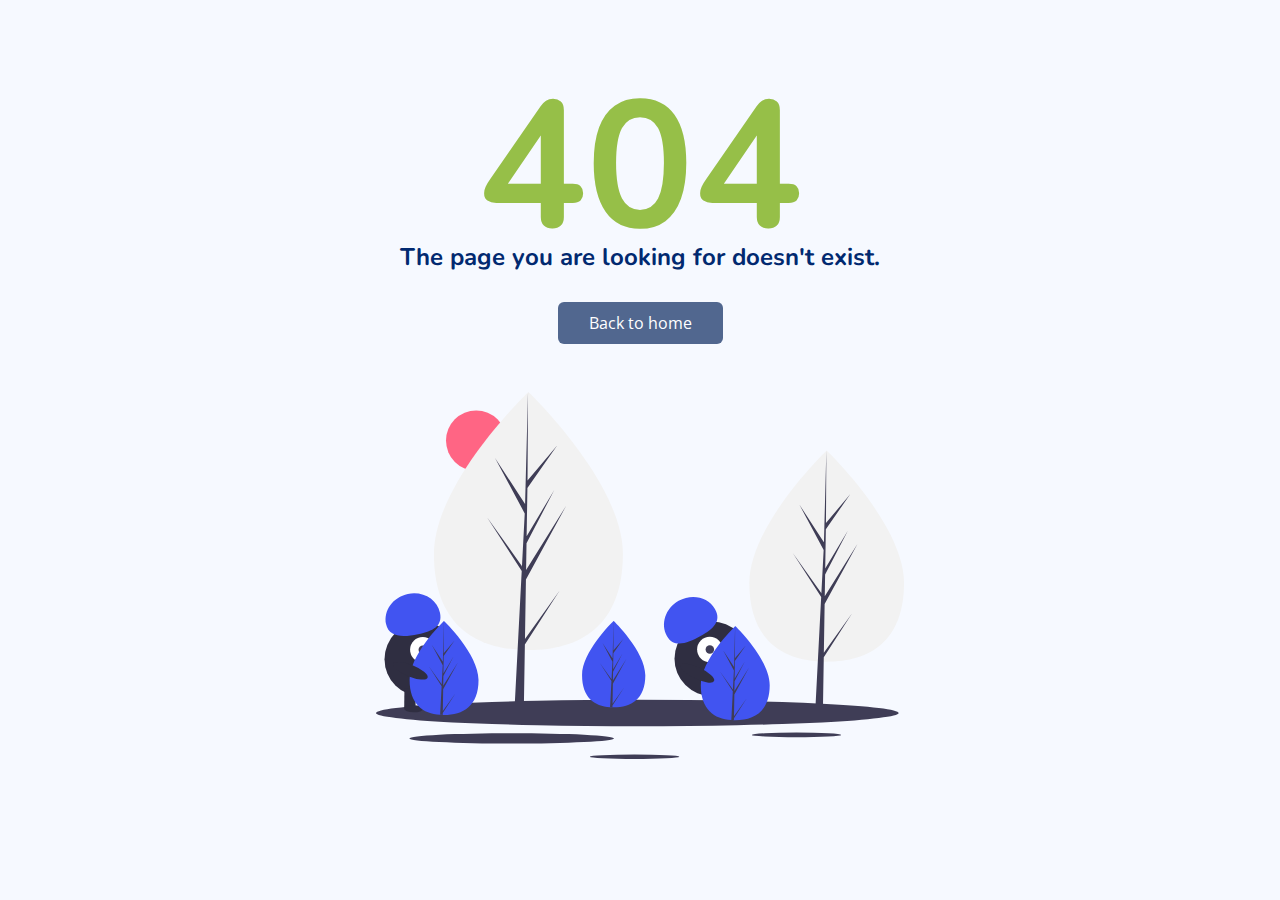
<file: pages-error-404.html>
<!DOCTYPE html>
<html lang="en">

<head>
  <meta charset="utf-8">
  <meta content="width=device-width, initial-scale=1.0" name="viewport">

  <title>Page Not Found</title>
  <meta content="" name="description">
  <meta content="" name="keywords">

  <!-- Favicons -->
  <link href="assets/img/favicon.png" rel="icon">
  <link href="assets/img/apple-touch-icon.png" rel="apple-touch-icon">

  <!-- Google Fonts -->
  <link href="https://fonts.gstatic.com" rel="preconnect">
  <link href="https://fonts.googleapis.com/css?family=Open+Sans:300,300i,400,400i,600,600i,700,700i|Nunito:300,300i,400,400i,600,600i,700,700i|Poppins:300,300i,400,400i,500,500i,600,600i,700,700i" rel="stylesheet">

  <!-- Vendor CSS Files -->
  <link href="assets/vendor/bootstrap/css/bootstrap.min.css" rel="stylesheet">
  <link href="assets/vendor/bootstrap-icons/bootstrap-icons.css" rel="stylesheet">
  <link href="assets/vendor/boxicons/css/boxicons.min.css" rel="stylesheet">
  <link href="assets/vendor/quill/quill.snow.css" rel="stylesheet">
  <link href="assets/vendor/quill/quill.bubble.css" rel="stylesheet">
  <link href="assets/vendor/remixicon/remixicon.css" rel="stylesheet">
  <link href="assets/vendor/simple-datatables/style.css" rel="stylesheet">
  <link href="assets/css/style.css" rel="stylesheet">


</head>

<body>

  <main>
    <div class="container">

      <section class="section error-404 min-vh-100 d-flex flex-column align-items-center justify-content-center">
        <h1>404</h1>
        <h2>The page you are looking for doesn't exist.</h2>
        <a class="btn" href="dashboard.html">Back to home</a>
        <img src="assets/img/not-found.svg" class="img-fluid py-5" alt="Page Not Found">

      </section>

    </div>
  </main><!-- End #main -->

  <a href="#" class="back-to-top d-flex align-items-center justify-content-center"><i class="bi bi-arrow-up-short"></i></a>

  <!-- Vendor JS Files -->
  <script src="assets/vendor/apexcharts/apexcharts.min.js"></script>
  <script src="assets/vendor/bootstrap/js/bootstrap.bundle.min.js"></script>
  <script src="assets/vendor/chart.js/chart.umd.js"></script>
  <script src="assets/vendor/echarts/echarts.min.js"></script>
  <script src="assets/vendor/quill/quill.min.js"></script>
  <script src="assets/vendor/simple-datatables/simple-datatables.js"></script>
  <script src="assets/vendor/tinymce/tinymce.min.js"></script>
  <script src="assets/vendor/php-email-form/validate.js"></script>

  <!-- Template Main JS File -->
  <script src="assets/js/main.js"></script>

</body>

</html>
</file>
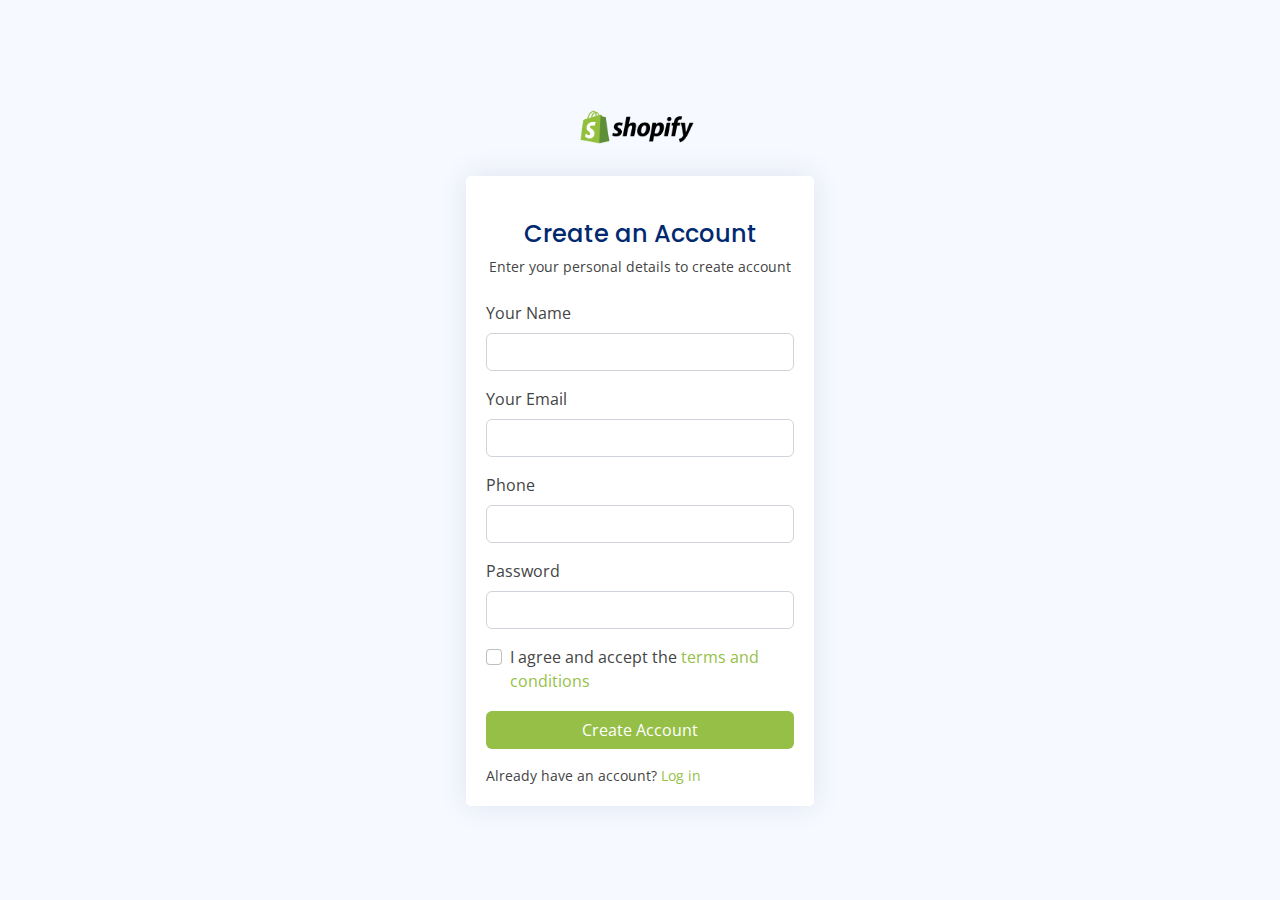
<file: pages-register.html>
<!DOCTYPE html>
<html lang="en">

<head>
  <meta charset="utf-8">
  <meta content="width=device-width, initial-scale=1.0" name="viewport">

  <title>Shopify | Register</title>
  <meta content="" name="description">
  <meta content="" name="keywords">

  <!-- Favicons -->
  <link href="assets/img/favicon.png" rel="icon">
  <link href="assets/img/apple-touch-icon.png" rel="apple-touch-icon">

  <!-- Google Fonts -->
  <link href="https://fonts.gstatic.com" rel="preconnect">
  <link href="https://fonts.googleapis.com/css?family=Open+Sans:300,300i,400,400i,600,600i,700,700i|Nunito:300,300i,400,400i,600,600i,700,700i|Poppins:300,300i,400,400i,500,500i,600,600i,700,700i" rel="stylesheet">

  <!-- Vendor CSS Files -->
  <link href="assets/vendor/bootstrap/css/bootstrap.min.css" rel="stylesheet">
  <link href="assets/vendor/bootstrap-icons/bootstrap-icons.css" rel="stylesheet">
  <link href="assets/vendor/boxicons/css/boxicons.min.css" rel="stylesheet">
  <link href="assets/vendor/quill/quill.snow.css" rel="stylesheet">
  <link href="assets/vendor/quill/quill.bubble.css" rel="stylesheet">
  <link href="assets/vendor/remixicon/remixicon.css" rel="stylesheet">
  <link href="assets/vendor/simple-datatables/style.css" rel="stylesheet">

  <!-- Template Main CSS File -->
  <link href="assets/css/style.css" rel="stylesheet">

</head>

<body>

  <main>
    <div class="container">

      <section class="section register min-vh-100 d-flex flex-column align-items-center justify-content-center py-4">
        <div class="container">
          <div class="row justify-content-center">
            <div class="col-lg-4 col-md-6 d-flex flex-column align-items-center justify-content-center">

              <div class="d-flex justify-content-center py-4">
                <a href="index.html" class="logo d-flex align-items-center w-auto">
                  <img src="assets/img/logo.png" alt="">
                  
                </a>
              </div><!-- End Logo -->

              <div class="card mb-3">

                <div class="card-body">

                  <div class="pt-4 pb-2">
                    <h5 class="card-title text-center pb-0 fs-4">Create an Account</h5>
                    <p class="text-center small">Enter your personal details to create account</p>
                  </div>

                  <form class="row g-3 needs-validation" novalidate>
                    <div class="col-12">
                      <label for="yourName" class="form-label">Your Name</label>
                      <input type="text" name="name" class="form-control" id="yourName" required>
                      <div class="invalid-feedback">Please, enter your name!</div>
                    </div>

                    <div class="col-12">
                      <label for="yourEmail" class="form-label">Your Email</label>
                      <input type="email" name="email" class="form-control" id="yourEmail" required>
                      <div class="invalid-feedback">Please enter a valid Email adddress!</div>
                    </div>

                    <div class="col-12">
                      <label for="yourPhone" class="form-label">Phone</label>
                      <div class="input-group has-validation">
                       
                        <input type="text" name="phone" class="form-control" id="yourPhone" required>
                        <div class="invalid-feedback">Please add your Phone.</div>
                      </div>
                    </div>

                    <div class="col-12">
                      <label for="yourPassword" class="form-label">Password</label>
                      <input type="password" name="password" class="form-control" id="yourPassword" required>
                      <div class="invalid-feedback">Please enter your password!</div>
                    </div>

                    <div class="col-12">
                      <div class="form-check">
                        <input class="form-check-input" name="terms" type="checkbox" value="" id="acceptTerms" required>
                        <label class="form-check-label" for="acceptTerms">I agree and accept the <a href="#">terms and conditions</a></label>
                        <div class="invalid-feedback">You must agree before submitting.</div>
                      </div>
                    </div>
                    <div class="col-12">
                      <button class="btn btn-login w-100" type="submit">Create Account</button>
                    </div>
                    <div class="col-12">
                      <p class="small mb-0">Already have an account? <a href="index.html">Log in</a></p>
                    </div>
                  </form>

                </div>
              </div>
            </div>
          </div>
        </div>

      </section>

    </div>
  </main><!-- End #main -->

  <a href="#" class="back-to-top d-flex align-items-center justify-content-center"><i class="bi bi-arrow-up-short"></i></a>

  <!-- Vendor JS Files -->
  <script src="assets/vendor/apexcharts/apexcharts.min.js"></script>
  <script src="assets/vendor/bootstrap/js/bootstrap.bundle.min.js"></script>
  <script src="assets/vendor/chart.js/chart.umd.js"></script>
  <script src="assets/vendor/echarts/echarts.min.js"></script>
  <script src="assets/vendor/quill/quill.min.js"></script>
  <script src="assets/vendor/simple-datatables/simple-datatables.js"></script>
  <script src="assets/vendor/tinymce/tinymce.min.js"></script>
  <script src="assets/vendor/php-email-form/validate.js"></script>
  <script src="assets/js/main.js"></script>

</body>

</html>
</file>
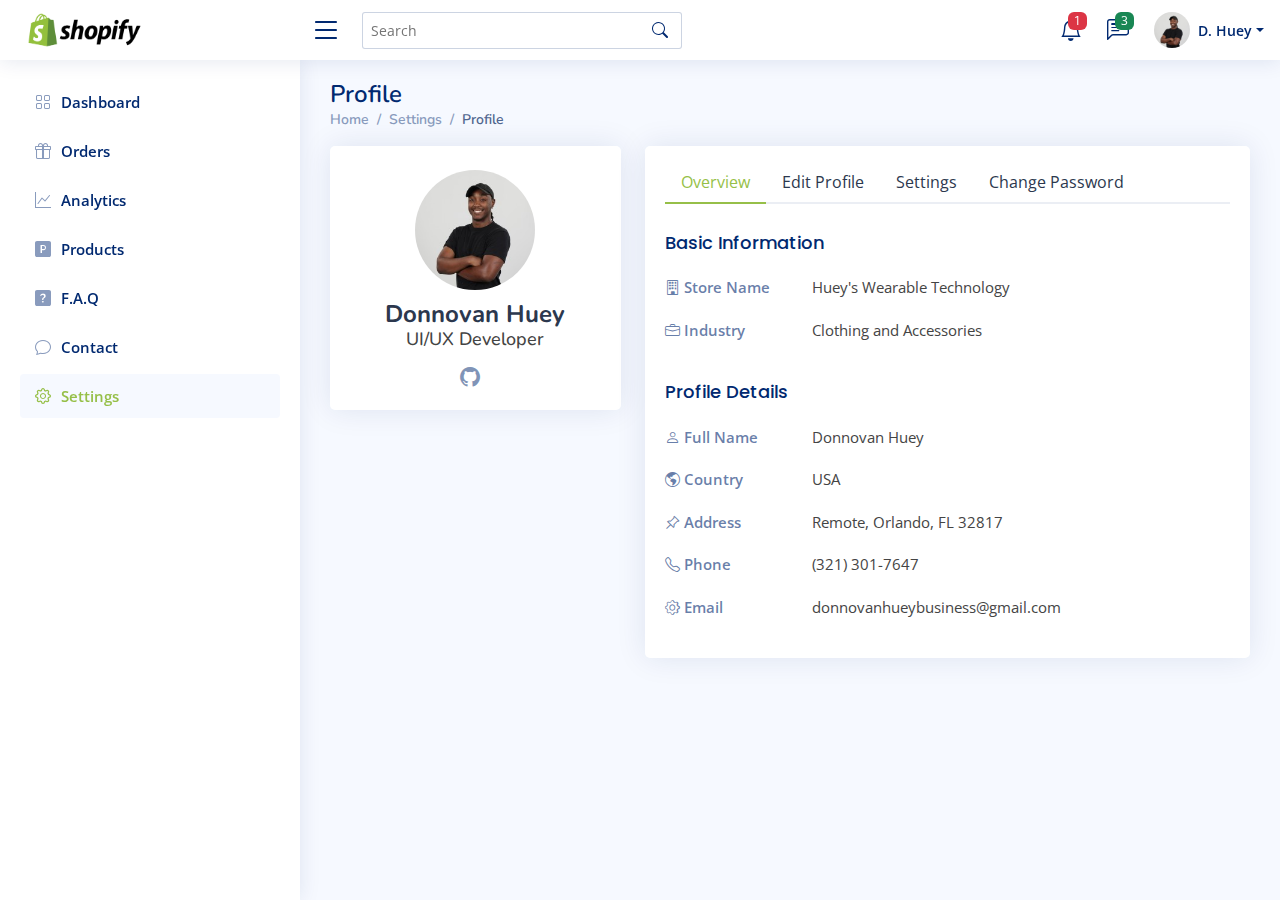
<file: users-profile.html>
<!DOCTYPE html>
<html lang="en">

<head>
  <meta charset="utf-8">
  <meta content="width=device-width, initial-scale=1.0" name="viewport">

  <title>Shopify | Profile</title>
  <meta content="" name="description">
  <meta content="" name="keywords">

  <!-- Favicons -->
  <link href="assets/img/favicon.png" rel="icon">
  <link href="assets/img/apple-touch-icon.png" rel="apple-touch-icon">

  <!-- Google Fonts -->
  <link href="https://fonts.gstatic.com" rel="preconnect">
  <link href="https://fonts.googleapis.com/css?family=Open+Sans:300,300i,400,400i,600,600i,700,700i|Nunito:300,300i,400,400i,600,600i,700,700i|Poppins:300,300i,400,400i,500,500i,600,600i,700,700i" rel="stylesheet">

  <!-- Vendor CSS Files -->
  <link href="assets/vendor/bootstrap/css/bootstrap.min.css" rel="stylesheet">
  <link href="assets/vendor/bootstrap-icons/bootstrap-icons.css" rel="stylesheet">
  <link href="assets/vendor/boxicons/css/boxicons.min.css" rel="stylesheet">
  <link href="assets/vendor/quill/quill.snow.css" rel="stylesheet">
  <link href="assets/vendor/quill/quill.bubble.css" rel="stylesheet">
  <link href="assets/vendor/remixicon/remixicon.css" rel="stylesheet">
  <link href="assets/vendor/simple-datatables/style.css" rel="stylesheet">

  <!-- Template Main CSS File -->
  <link href="assets/css/style.css" rel="stylesheet">

</head>

<body>

 <!-- ======= Header ======= -->
 <header id="header" class="header fixed-top d-flex align-items-center">

  <div class="d-flex align-items-center justify-content-between">
    <a href="dashboard.html" class="logo d-flex align-items-center">
      <img src="assets/img/logo.png" alt="">
    </a>
    <i class="bi bi-list toggle-sidebar-btn"></i>
  </div><!-- End Logo -->

  <div class="search-bar">
    <form class="search-form d-flex align-items-center" method="POST" action="#">
      <input type="text" name="query" placeholder="Search" title="Enter search keyword">
      <button type="submit" title="Search"><i class="bi bi-search"></i></button>
    </form>
  </div><!-- End Search Bar -->

  <nav class="header-nav ms-auto">
    <ul class="d-flex align-items-center">

      <li class="nav-item d-block d-lg-none">
        <a class="nav-link nav-icon search-bar-toggle " href="#">
          <i class="bi bi-search"></i>
        </a>
      </li><!-- End Search Icon-->

      <li class="nav-item dropdown">

        <a class="nav-link nav-icon" href="#" data-bs-toggle="dropdown">
          <i class="bi bi-bell"></i>
          <span class="badge bg-danger badge-number">1</span>
        </a><!-- End Notification Icon -->

        <ul class="dropdown-menu dropdown-menu-end dropdown-menu-arrow notifications">
          <li class="dropdown-header">
            You have 1 new notification
            <a href="#"><span class="badge rounded-pill bg-primary p-2 ms-2">View all</span></a>
          </li>
          <li>
            <hr class="dropdown-divider">
          </li>

          <li class="notification-item">
            <i class="bi bi-exclamation-circle text-warning"></i>
            <div>
              <h4>Chargeback</h4>
              <p>You have a new chargeback to review.</p>
              <p>56 min. ago</p>
            </div>
          </li>

        



        </ul><!-- End Notification Dropdown Items -->

      </li><!-- End Notification Nav -->

      <li class="nav-item dropdown">

        <a class="nav-link nav-icon" href="#" data-bs-toggle="dropdown">
          <i class="bi bi-chat-left-text"></i>
          <span class="badge bg-success badge-number">3</span>
        </a><!-- End Messages Icon -->

        <ul class="dropdown-menu dropdown-menu-end dropdown-menu-arrow messages">
          <li class="dropdown-header">
            You have 3 new messages
            <a href="#"><span class="badge rounded-pill bg-primary p-2 ms-2">View all</span></a>
          </li>
          <li>
            <hr class="dropdown-divider">
          </li>

          <li class="message-item">
            <a href="#">
              <img src="assets/img/favicon.png" alt="" class="rounded-circle">
              <div>
                <h4>Shopify Support</h4>
                <p>Please verify your tax documents.</p>
                <p>4 hrs. ago</p>
              </div>
            </a>
          </li>
          <li>
            <hr class="dropdown-divider">
          </li>

          <li class="message-item">
            <a href="#">
              <img src="assets/img/favicon.png" alt="" class="rounded-circle">
              <div>
                <h4>Shopify Capital</h4>
                <p>Your account is now able to take out a loan from Shopify Capital!</p>
                <p>2 days ago</p>
              </div>
            </a>
          </li>
          <li>
            <hr class="dropdown-divider">
          </li>

          <li class="message-item">
            <a href="#">
              <img src="assets/img/messages-1.jpg" alt="" class="rounded-circle">
              <div>
                <h4>Janet Heart</h4>
                <p>Hi, I am interested in purchasing your store for $5,000. Please reach back to me about any further inquiries janet.heart@gmail.com</p>
                <p>6 days ago</p>
              </div>
            </a>
          </li>
          <li>
            <hr class="dropdown-divider">
          </li>

          <li class="dropdown-footer">
            <a href="#">Show all messages</a>
          </li>

        </ul><!-- End Messages Dropdown Items -->

      </li><!-- End Messages Nav -->

      <li class="nav-item dropdown pe-3">

        <a class="nav-link nav-profile d-flex align-items-center pe-0" href="#" data-bs-toggle="dropdown">
          <img src="assets/img/profile-img.jpg" alt="Profile" class="rounded-circle">
          <span class="d-none d-md-block dropdown-toggle ps-2">D. Huey</span>
        </a><!-- End Profile Iamge Icon -->

        <ul class="dropdown-menu dropdown-menu-end dropdown-menu-arrow profile">
          <li class="dropdown-header">
            <h6>Donnovan Huey</h6>
            <span>Web UI/UX Developer</span>
          </li>
          <li>
            <hr class="dropdown-divider">
          </li>

          <li>
            <a class="dropdown-item d-flex align-items-center" href="users-profile.html">
              <i class="bi bi-person"></i>
              <span>My Profile</span>
            </a>
          </li>
          <li>
            <hr class="dropdown-divider">
          </li>

          <li>
            <a class="dropdown-item d-flex align-items-center" href="users-profile.html">
              <i class="bi bi-gear"></i>
              <span>Account Settings</span>
            </a>
          </li>
          <li>
            <hr class="dropdown-divider">
          </li>

          <li>
            <a class="dropdown-item d-flex align-items-center" href="pages-faq.html">
              <i class="bi bi-question-circle"></i>
              <span>Need Help?</span>
            </a>
          </li>
          <li>
            <hr class="dropdown-divider">
          </li>

          <li>
            <a class="dropdown-item d-flex align-items-center" href="#">
              <i class="bi bi-box-arrow-right"></i>
              <span>Sign Out</span>
            </a>
          </li>

        </ul><!-- End Profile Dropdown Items -->
      </li><!-- End Profile Nav -->

    </ul>
  </nav><!-- End Icons Navigation -->

</header><!-- End Header -->

<!-- ======= Sidebar ======= -->
<aside id="sidebar" class="sidebar">

  <ul class="sidebar-nav" id="sidebar-nav">

    <li class="nav-item">
      <a class="nav-link collapsed" href="dashboard.html">
        <i class="bi bi-grid"></i>
        <span>Dashboard</span>
      </a>
    </li>
    <li class="nav-item">
      <a class="nav-link collapsed" href="orders.html">
        <i class="bi bi-gift"></i>
        <span>Orders</span>
      </a>
    </li>
    <li class="nav-item">
      <a class="nav-link collapsed" href="analytics.html">
        <i class="bi bi-graph-up"></i>
        <span>Analytics</span>
      </a>
    </li>
    <li class="nav-item">
      <a class="nav-link collapsed" href="pages-error-404.html">
        <i class="bi bi-p-square-fill"></i>
        <span>Products</span>
      </a>
    </li>
    <li class="nav-item">
      <a class="nav-link collapsed" href="pages-error-404.html">
        <i class="bi bi-question-square-fill"></i>
        <span>F.A.Q</span>
      </a>
    </li>
    <li class="nav-item">
      <a class="nav-link collapsed" href="pages-error-404.html">
        <i class="bi bi-chat"></i>
        <span>Contact</span>
      </a>
    </li>
  
    <li class="nav-item">
      <a class="nav-link" href="users-profile.html">
        <i class="bi bi-gear"></i>
        <span>Settings</span>
      </a>
    </li>
    


  </ul>

</aside><!-- End Sidebar-->

  <main id="main" class="main">

    <div class="pagetitle">
      <h1>Profile</h1>
      <nav>
        <ol class="breadcrumb">
          <li class="breadcrumb-item"><a href="dashboard.html">Home</a></li>
          <li class="breadcrumb-item">Settings</li>
          <li class="breadcrumb-item active">Profile</li>
        </ol>
      </nav>
    </div><!-- End Page Title -->

    <section class="section profile">
      <div class="row">
        <div class="col-xl-4">

          <div class="card">
            <div class="card-body profile-card pt-4 d-flex flex-column align-items-center">

              <img src="assets/img/profile-img.jpg" alt="Profile" class="rounded-circle">
              <h2>Donnovan Huey</h2>
              <h3>UI/UX Developer</h3>
              <div class="social-links mt-2">
                <a href="https://github.com/Donthelosr" class="github"><i class="bi bi-github"></i></a>
              </div>
            </div>
          </div>

        </div>

        <div class="col-xl-8">

          <div class="card">
            <div class="card-body pt-3">
              <!-- Bordered Tabs -->
              <ul class="nav nav-tabs nav-tabs-bordered">

                <li class="nav-item">
                  <button class="nav-link active" data-bs-toggle="tab" data-bs-target="#profile-overview">Overview</button>
                </li>

                <li class="nav-item">
                  <button class="nav-link" data-bs-toggle="tab" data-bs-target="#profile-edit">Edit Profile</button>
                </li>

                <li class="nav-item">
                  <button class="nav-link" data-bs-toggle="tab" data-bs-target="#profile-settings">Settings</button>
                </li>

                <li class="nav-item">
                  <button class="nav-link" data-bs-toggle="tab" data-bs-target="#profile-change-password">Change Password</button>
                </li>

              </ul>
              <div class="tab-content pt-2">

                <div class="tab-pane fade show active profile-overview" id="profile-overview">
                  <h5 class="card-title">Basic Information</h5>

                  <div class="row">
                    <div class="col-lg-3 col-md-4 label "><i class="bi bi-building"></i> Store Name</div>
                    <div class="col-lg-9 col-md-8">Huey's Wearable Technology</div>
                  </div>

                  <div class="row">
                    <div class="col-lg-3 col-md-4 label "><i class="bi bi-briefcase"></i> Industry</div>
                    <div class="col-lg-9 col-md-8">Clothing and Accessories</div>
                  </div>
                  <h5 class="card-title">Profile Details</h5>

                  <div class="row">
                    <div class="col-lg-3 col-md-4 label "><i class="bi bi-person"></i> Full Name</div>
                    <div class="col-lg-9 col-md-8">Donnovan Huey</div>
                  </div>

                  <div class="row">
                    <div class="col-lg-3 col-md-4 label"><i class="bi bi-globe-americas"></i> Country</div>
                    <div class="col-lg-9 col-md-8">USA</div>
                  </div>

                  <div class="row">
                    <div class="col-lg-3 col-md-4 label"><i class="bi bi-pin-angle"></i> Address</div>
                    <div class="col-lg-9 col-md-8">Remote, Orlando, FL 32817</div>
                  </div>

                  <div class="row">
                    <div class="col-lg-3 col-md-4 label"><i class="bi bi-telephone"></i> Phone</div>
                    <div class="col-lg-9 col-md-8">(321) 301-7647</div>
                  </div>

                  <div class="row">
                    <div class="col-lg-3 col-md-4 label"><i class="bi bi-gear"></i> Email</div>
                    <div class="col-lg-9 col-md-8">donnovanhueybusiness@gmail.com</div>
                  </div>

                </div>

                <div class="tab-pane fade profile-edit pt-3" id="profile-edit">

                  <!-- Profile Edit Form -->
                  <form>
                    <div class="row mb-3">
                      <label for="profileImage" class="col-md-4 col-lg-3 col-form-label">Profile Image</label>
                      <div class="col-md-8 col-lg-9">
                        <img src="assets/img/profile-img.jpg" alt="Profile">
                        <div class="pt-2">
                          <a href="#" class="btn btn-login btn-sm" title="Upload new profile image"><i class="bi bi-upload"></i></a>
                          <a href="#" class="btn btn-danger btn-sm" title="Remove my profile image"><i class="bi bi-trash"></i></a>
                        </div>
                      </div>
                    </div>

                    <div class="row mb-3">
                      <label for="fullName" class="col-md-4 col-lg-3 col-form-label">Full Name</label>
                      <div class="col-md-8 col-lg-9">
                        <input name="fullName" type="text" class="form-control" id="fullName" value="Donnovan Huey">
                      </div>
                    </div>

                    <div class="row mb-3">
                      <label for="about" class="col-md-4 col-lg-3 col-form-label">About</label>
                      <div class="col-md-8 col-lg-9">
                        <textarea name="about" class="form-control" id="about" style="height: 100px">Full-Stack developer specializing in minimalistic and modern design practices in Wordpress Development and Web applications.</textarea>
                      </div>
                    </div>

                    <div class="row mb-3">
                      <label for="company" class="col-md-4 col-lg-3 col-form-label">Company</label>
                      <div class="col-md-8 col-lg-9">
                        <input name="company" type="text" class="form-control" id="company" value="Huey's Wearable Technology">
                      </div>
                    </div>

                    <div class="row mb-3">
                      <label for="Job" class="col-md-4 col-lg-3 col-form-label">Job</label>
                      <div class="col-md-8 col-lg-9">
                        <input name="job" type="text" class="form-control" id="Job" value="UI/UX Developer">
                      </div>
                    </div>

                    <div class="row mb-3">
                      <label for="Country" class="col-md-4 col-lg-3 col-form-label">Country</label>
                      <div class="col-md-8 col-lg-9">
                        <input name="country" type="text" class="form-control" id="Country" value="USA">
                      </div>
                    </div>

                    <div class="row mb-3">
                      <label for="Address" class="col-md-4 col-lg-3 col-form-label">Address</label>
                      <div class="col-md-8 col-lg-9">
                        <input name="address" type="text" class="form-control" id="Address" value="Remote, Orlando, FL 32817">
                      </div>
                    </div>

                    <div class="row mb-3">
                      <label for="Phone" class="col-md-4 col-lg-3 col-form-label">Phone</label>
                      <div class="col-md-8 col-lg-9">
                        <input name="phone" type="text" class="form-control" id="Phone" value="(321) 301-7647">
                      </div>
                    </div>

                    <div class="row mb-3">
                      <label for="Email" class="col-md-4 col-lg-3 col-form-label">Email</label>
                      <div class="col-md-8 col-lg-9">
                        <input name="email" type="email" class="form-control" id="Email" value="donnovanhueybusiness@gmail.com">
                      </div>
                    </div>

                    <div class="row mb-3">
                      <label for="Github" class="col-md-4 col-lg-3 col-form-label">Github Profile</label>
                      <div class="col-md-8 col-lg-9">
                        <input name="github" type="text" class="form-control" id="Github" value="https://github.com/Donthelosr">
                      </div>
                    </div>

                    <div class="text-center">
                      <button type="submit" class="btn btn-login">Save Changes</button>
                    </div>
                  </form><!-- End Profile Edit Form -->

                </div>

                <div class="tab-pane fade pt-3" id="profile-settings">

                  <!-- Settings Form -->
                  <form>

                    <div class="row mb-3">
                      <label for="fullName" class="col-md-4 col-lg-3 col-form-label">Email Notifications</label>
                      <div class="col-md-8 col-lg-9">
                        <div class="form-check">
                          <input class="form-check-input" type="checkbox" id="changesMade" checked>
                          <label class="form-check-label" for="changesMade">
                            Changes made to your account
                          </label>
                        </div>
                        <div class="form-check">
                          <input class="form-check-input" type="checkbox" id="newProducts" checked>
                          <label class="form-check-label" for="newProducts">
                            Information on new products and services
                          </label>
                        </div>
                        <div class="form-check">
                          <input class="form-check-input" type="checkbox" id="proOffers">
                          <label class="form-check-label" for="proOffers">
                            Marketing and promo offers
                          </label>
                        </div>
                        <div class="form-check">
                          <input class="form-check-input" type="checkbox" id="securityNotify" checked disabled>
                          <label class="form-check-label" for="securityNotify">
                            Security alerts
                          </label>
                        </div>
                      </div>
                    </div>

                    <div class="text-center">
                      <button type="submit" class="btn btn-login">Save Changes</button>
                    </div>
                  </form><!-- End settings Form -->

                </div>

                <div class="tab-pane fade pt-3" id="profile-change-password">
                  <!-- Change Password Form -->
                  <form>

                    <div class="row mb-3">
                      <label for="currentPassword" class="col-md-4 col-lg-3 col-form-label">Current Password</label>
                      <div class="col-md-8 col-lg-9">
                        <input name="password" type="password" class="form-control" id="currentPassword">
                      </div>
                    </div>

                    <div class="row mb-3">
                      <label for="newPassword" class="col-md-4 col-lg-3 col-form-label">New Password</label>
                      <div class="col-md-8 col-lg-9">
                        <input name="newpassword" type="password" class="form-control" id="newPassword">
                      </div>
                    </div>

                    <div class="row mb-3">
                      <label for="renewPassword" class="col-md-4 col-lg-3 col-form-label">Re-enter New Password</label>
                      <div class="col-md-8 col-lg-9">
                        <input name="renewpassword" type="password" class="form-control" id="renewPassword">
                      </div>
                    </div>

                    <div class="text-center">
                      <button type="submit" class="btn btn-login">Change Password</button>
                    </div>
                  </form><!-- End Change Password Form -->

                </div>

              </div><!-- End Bordered Tabs -->

            </div>
          </div>

        </div>
      </div>
    </section>

  </main><!-- End #main -->



  <a href="#" class="back-to-top d-flex align-items-center justify-content-center"><i class="bi bi-arrow-up-short"></i></a>

  <!-- Vendor JS Files -->
  <script src="assets/vendor/apexcharts/apexcharts.min.js"></script>
  <script src="assets/vendor/bootstrap/js/bootstrap.bundle.min.js"></script>
  <script src="assets/vendor/chart.js/chart.umd.js"></script>
  <script src="assets/vendor/echarts/echarts.min.js"></script>
  <script src="assets/vendor/quill/quill.min.js"></script>
  <script src="assets/vendor/simple-datatables/simple-datatables.js"></script>
  <script src="assets/vendor/tinymce/tinymce.min.js"></script>
  <script src="assets/vendor/php-email-form/validate.js"></script>

  <!-- Template Main JS File -->
  <script src="assets/js/main.js"></script>

</body>

</html>
</file>
<file: assets/vendor/quill/quill.snow.css>
/*!
 * Quill Editor v1.3.7
 * https://quilljs.com/
 * Copyright (c) 2014, Jason Chen
 * Copyright (c) 2013, salesforce.com
 */
.ql-container {
  box-sizing: border-box;
  font-family: Helvetica, Arial, sans-serif;
  font-size: 13px;
  height: 100%;
  margin: 0px;
  position: relative;
}
.ql-container.ql-disabled .ql-tooltip {
  visibility: hidden;
}
.ql-container.ql-disabled .ql-editor ul[data-checked] > li::before {
  pointer-events: none;
}
.ql-clipboard {
  left: -100000px;
  height: 1px;
  overflow-y: hidden;
  position: absolute;
  top: 50%;
}
.ql-clipboard p {
  margin: 0;
  padding: 0;
}
.ql-editor {
  box-sizing: border-box;
  line-height: 1.42;
  height: 100%;
  outline: none;
  overflow-y: auto;
  padding: 12px 15px;
  tab-size: 4;
  -moz-tab-size: 4;
  text-align: left;
  white-space: pre-wrap;
  word-wrap: break-word;
}
.ql-editor > * {
  cursor: text;
}
.ql-editor p,
.ql-editor ol,
.ql-editor ul,
.ql-editor pre,
.ql-editor blockquote,
.ql-editor h1,
.ql-editor h2,
.ql-editor h3,
.ql-editor h4,
.ql-editor h5,
.ql-editor h6 {
  margin: 0;
  padding: 0;
  counter-reset: list-1 list-2 list-3 list-4 list-5 list-6 list-7 list-8 list-9;
}
.ql-editor ol,
.ql-editor ul {
  padding-left: 1.5em;
}
.ql-editor ol > li,
.ql-editor ul > li {
  list-style-type: none;
}
.ql-editor ul > li::before {
  content: '\2022';
}
.ql-editor ul[data-checked=true],
.ql-editor ul[data-checked=false] {
  pointer-events: none;
}
.ql-editor ul[data-checked=true] > li *,
.ql-editor ul[data-checked=false] > li * {
  pointer-events: all;
}
.ql-editor ul[data-checked=true] > li::before,
.ql-editor ul[data-checked=false] > li::before {
  color: #777;
  cursor: pointer;
  pointer-events: all;
}
.ql-editor ul[data-checked=true] > li::before {
  content: '\2611';
}
.ql-editor ul[data-checked=false] > li::before {
  content: '\2610';
}
.ql-editor li::before {
  display: inline-block;
  white-space: nowrap;
  width: 1.2em;
}
.ql-editor li:not(.ql-direction-rtl)::before {
  margin-left: -1.5em;
  margin-right: 0.3em;
  text-align: right;
}
.ql-editor li.ql-direction-rtl::before {
  margin-left: 0.3em;
  margin-right: -1.5em;
}
.ql-editor ol li:not(.ql-direction-rtl),
.ql-editor ul li:not(.ql-direction-rtl) {
  padding-left: 1.5em;
}
.ql-editor ol li.ql-direction-rtl,
.ql-editor ul li.ql-direction-rtl {
  padding-right: 1.5em;
}
.ql-editor ol li {
  counter-reset: list-1 list-2 list-3 list-4 list-5 list-6 list-7 list-8 list-9;
  counter-increment: list-0;
}
.ql-editor ol li:before {
  content: counter(list-0, decimal) '. ';
}
.ql-editor ol li.ql-indent-1 {
  counter-increment: list-1;
}
.ql-editor ol li.ql-indent-1:before {
  content: counter(list-1, lower-alpha) '. ';
}
.ql-editor ol li.ql-indent-1 {
  counter-reset: list-2 list-3 list-4 list-5 list-6 list-7 list-8 list-9;
}
.ql-editor ol li.ql-indent-2 {
  counter-increment: list-2;
}
.ql-editor ol li.ql-indent-2:before {
  content: counter(list-2, lower-roman) '. ';
}
.ql-editor ol li.ql-indent-2 {
  counter-reset: list-3 list-4 list-5 list-6 list-7 list-8 list-9;
}
.ql-editor ol li.ql-indent-3 {
  counter-increment: list-3;
}
.ql-editor ol li.ql-indent-3:before {
  content: counter(list-3, decimal) '. ';
}
.ql-editor ol li.ql-indent-3 {
  counter-reset: list-4 list-5 list-6 list-7 list-8 list-9;
}
.ql-editor ol li.ql-indent-4 {
  counter-increment: list-4;
}
.ql-editor ol li.ql-indent-4:before {
  content: counter(list-4, lower-alpha) '. ';
}
.ql-editor ol li.ql-indent-4 {
  counter-reset: list-5 list-6 list-7 list-8 list-9;
}
.ql-editor ol li.ql-indent-5 {
  counter-increment: list-5;
}
.ql-editor ol li.ql-indent-5:before {
  content: counter(list-5, lower-roman) '. ';
}
.ql-editor ol li.ql-indent-5 {
  counter-reset: list-6 list-7 list-8 list-9;
}
.ql-editor ol li.ql-indent-6 {
  counter-increment: list-6;
}
.ql-editor ol li.ql-indent-6:before {
  content: counter(list-6, decimal) '. ';
}
.ql-editor ol li.ql-indent-6 {
  counter-reset: list-7 list-8 list-9;
}
.ql-editor ol li.ql-indent-7 {
  counter-increment: list-7;
}
.ql-editor ol li.ql-indent-7:before {
  content: counter(list-7, lower-alpha) '. ';
}
.ql-editor ol li.ql-indent-7 {
  counter-reset: list-8 list-9;
}
.ql-editor ol li.ql-indent-8 {
  counter-increment: list-8;
}
.ql-editor ol li.ql-indent-8:before {
  content: counter(list-8, lower-roman) '. ';
}
.ql-editor ol li.ql-indent-8 {
  counter-reset: list-9;
}
.ql-editor ol li.ql-indent-9 {
  counter-increment: list-9;
}
.ql-editor ol li.ql-indent-9:before {
  content: counter(list-9, decimal) '. ';
}
.ql-editor .ql-indent-1:not(.ql-direction-rtl) {
  padding-left: 3em;
}
.ql-editor li.ql-indent-1:not(.ql-direction-rtl) {
  padding-left: 4.5em;
}
.ql-editor .ql-indent-1.ql-direction-rtl.ql-align-right {
  padding-right: 3em;
}
.ql-editor li.ql-indent-1.ql-direction-rtl.ql-align-right {
  padding-right: 4.5em;
}
.ql-editor .ql-indent-2:not(.ql-direction-rtl) {
  padding-left: 6em;
}
.ql-editor li.ql-indent-2:not(.ql-direction-rtl) {
  padding-left: 7.5em;
}
.ql-editor .ql-indent-2.ql-direction-rtl.ql-align-right {
  padding-right: 6em;
}
.ql-editor li.ql-indent-2.ql-direction-rtl.ql-align-right {
  padding-right: 7.5em;
}
.ql-editor .ql-indent-3:not(.ql-direction-rtl) {
  padding-left: 9em;
}
.ql-editor li.ql-indent-3:not(.ql-direction-rtl) {
  padding-left: 10.5em;
}
.ql-editor .ql-indent-3.ql-direction-rtl.ql-align-right {
  padding-right: 9em;
}
.ql-editor li.ql-indent-3.ql-direction-rtl.ql-align-right {
  padding-right: 10.5em;
}
.ql-editor .ql-indent-4:not(.ql-direction-rtl) {
  padding-left: 12em;
}
.ql-editor li.ql-indent-4:not(.ql-direction-rtl) {
  padding-left: 13.5em;
}
.ql-editor .ql-indent-4.ql-direction-rtl.ql-align-right {
  padding-right: 12em;
}
.ql-editor li.ql-indent-4.ql-direction-rtl.ql-align-right {
  padding-right: 13.5em;
}
.ql-editor .ql-indent-5:not(.ql-direction-rtl) {
  padding-left: 15em;
}
.ql-editor li.ql-indent-5:not(.ql-direction-rtl) {
  padding-left: 16.5em;
}
.ql-editor .ql-indent-5.ql-direction-rtl.ql-align-right {
  padding-right: 15em;
}
.ql-editor li.ql-indent-5.ql-direction-rtl.ql-align-right {
  padding-right: 16.5em;
}
.ql-editor .ql-indent-6:not(.ql-direction-rtl) {
  padding-left: 18em;
}
.ql-editor li.ql-indent-6:not(.ql-direction-rtl) {
  padding-left: 19.5em;
}
.ql-editor .ql-indent-6.ql-direction-rtl.ql-align-right {
  padding-right: 18em;
}
.ql-editor li.ql-indent-6.ql-direction-rtl.ql-align-right {
  padding-right: 19.5em;
}
.ql-editor .ql-indent-7:not(.ql-direction-rtl) {
  padding-left: 21em;
}
.ql-editor li.ql-indent-7:not(.ql-direction-rtl) {
  padding-left: 22.5em;
}
.ql-editor .ql-indent-7.ql-direction-rtl.ql-align-right {
  padding-right: 21em;
}
.ql-editor li.ql-indent-7.ql-direction-rtl.ql-align-right {
  padding-right: 22.5em;
}
.ql-editor .ql-indent-8:not(.ql-direction-rtl) {
  padding-left: 24em;
}
.ql-editor li.ql-indent-8:not(.ql-direction-rtl) {
  padding-left: 25.5em;
}
.ql-editor .ql-indent-8.ql-direction-rtl.ql-align-right {
  padding-right: 24em;
}
.ql-editor li.ql-indent-8.ql-direction-rtl.ql-align-right {
  padding-right: 25.5em;
}
.ql-editor .ql-indent-9:not(.ql-direction-rtl) {
  padding-left: 27em;
}
.ql-editor li.ql-indent-9:not(.ql-direction-rtl) {
  padding-left: 28.5em;
}
.ql-editor .ql-indent-9.ql-direction-rtl.ql-align-right {
  padding-right: 27em;
}
.ql-editor li.ql-indent-9.ql-direction-rtl.ql-align-right {
  padding-right: 28.5em;
}
.ql-editor .ql-video {
  display: block;
  max-width: 100%;
}
.ql-editor .ql-video.ql-align-center {
  margin: 0 auto;
}
.ql-editor .ql-video.ql-align-right {
  margin: 0 0 0 auto;
}
.ql-editor .ql-bg-black {
  background-color: #000;
}
.ql-editor .ql-bg-red {
  background-color: #e60000;
}
.ql-editor .ql-bg-orange {
  background-color: #f90;
}
.ql-editor .ql-bg-yellow {
  background-color: #ff0;
}
.ql-editor .ql-bg-green {
  background-color: #008a00;
}
.ql-editor .ql-bg-blue {
  background-color: #06c;
}
.ql-editor .ql-bg-purple {
  background-color: #93f;
}
.ql-editor .ql-color-white {
  color: #fff;
}
.ql-editor .ql-color-red {
  color: #e60000;
}
.ql-editor .ql-color-orange {
  color: #f90;
}
.ql-editor .ql-color-yellow {
  color: #ff0;
}
.ql-editor .ql-color-green {
  color: #008a00;
}
.ql-editor .ql-color-blue {
  color: #06c;
}
.ql-editor .ql-color-purple {
  color: #93f;
}
.ql-editor .ql-font-serif {
  font-family: Georgia, Times New Roman, serif;
}
.ql-editor .ql-font-monospace {
  font-family: Monaco, Courier New, monospace;
}
.ql-editor .ql-size-small {
  font-size: 0.75em;
}
.ql-editor .ql-size-large {
  font-size: 1.5em;
}
.ql-editor .ql-size-huge {
  font-size: 2.5em;
}
.ql-editor .ql-direction-rtl {
  direction: rtl;
  text-align: inherit;
}
.ql-editor .ql-align-center {
  text-align: center;
}
.ql-editor .ql-align-justify {
  text-align: justify;
}
.ql-editor .ql-align-right {
  text-align: right;
}
.ql-editor.ql-blank::before {
  color: rgba(0,0,0,0.6);
  content: attr(data-placeholder);
  font-style: italic;
  left: 15px;
  pointer-events: none;
  position: absolute;
  right: 15px;
}
.ql-snow.ql-toolbar:after,
.ql-snow .ql-toolbar:after {
  clear: both;
  content: '';
  display: table;
}
.ql-snow.ql-toolbar button,
.ql-snow .ql-toolbar button {
  background: none;
  border: none;
  cursor: pointer;
  display: inline-block;
  float: left;
  height: 24px;
  padding: 3px 5px;
  width: 28px;
}
.ql-snow.ql-toolbar button svg,
.ql-snow .ql-toolbar button svg {
  float: left;
  height: 100%;
}
.ql-snow.ql-toolbar button:active:hover,
.ql-snow .ql-toolbar button:active:hover {
  outline: none;
}
.ql-snow.ql-toolbar input.ql-image[type=file],
.ql-snow .ql-toolbar input.ql-image[type=file] {
  display: none;
}
.ql-snow.ql-toolbar button:hover,
.ql-snow .ql-toolbar button:hover,
.ql-snow.ql-toolbar button:focus,
.ql-snow .ql-toolbar button:focus,
.ql-snow.ql-toolbar button.ql-active,
.ql-snow .ql-toolbar button.ql-active,
.ql-snow.ql-toolbar .ql-picker-label:hover,
.ql-snow .ql-toolbar .ql-picker-label:hover,
.ql-snow.ql-toolbar .ql-picker-label.ql-active,
.ql-snow .ql-toolbar .ql-picker-label.ql-active,
.ql-snow.ql-toolbar .ql-picker-item:hover,
.ql-snow .ql-toolbar .ql-picker-item:hover,
.ql-snow.ql-toolbar .ql-picker-item.ql-selected,
.ql-snow .ql-toolbar .ql-picker-item.ql-selected {
  color: #06c;
}
.ql-snow.ql-toolbar button:hover .ql-fill,
.ql-snow .ql-toolbar button:hover .ql-fill,
.ql-snow.ql-toolbar button:focus .ql-fill,
.ql-snow .ql-toolbar button:focus .ql-fill,
.ql-snow.ql-toolbar button.ql-active .ql-fill,
.ql-snow .ql-toolbar button.ql-active .ql-fill,
.ql-snow.ql-toolbar .ql-picker-label:hover .ql-fill,
.ql-snow .ql-toolbar .ql-picker-label:hover .ql-fill,
.ql-snow.ql-toolbar .ql-picker-label.ql-active .ql-fill,
.ql-snow .ql-toolbar .ql-picker-label.ql-active .ql-fill,
.ql-snow.ql-toolbar .ql-picker-item:hover .ql-fill,
.ql-snow .ql-toolbar .ql-picker-item:hover .ql-fill,
.ql-snow.ql-toolbar .ql-picker-item.ql-selected .ql-fill,
.ql-snow .ql-toolbar .ql-picker-item.ql-selected .ql-fill,
.ql-snow.ql-toolbar button:hover .ql-stroke.ql-fill,
.ql-snow .ql-toolbar button:hover .ql-stroke.ql-fill,
.ql-snow.ql-toolbar button:focus .ql-stroke.ql-fill,
.ql-snow .ql-toolbar button:focus .ql-stroke.ql-fill,
.ql-snow.ql-toolbar button.ql-active .ql-stroke.ql-fill,
.ql-snow .ql-toolbar button.ql-active .ql-stroke.ql-fill,
.ql-snow.ql-toolbar .ql-picker-label:hover .ql-stroke.ql-fill,
.ql-snow .ql-toolbar .ql-picker-label:hover .ql-stroke.ql-fill,
.ql-snow.ql-toolbar .ql-picker-label.ql-active .ql-stroke.ql-fill,
.ql-snow .ql-toolbar .ql-picker-label.ql-active .ql-stroke.ql-fill,
.ql-snow.ql-toolbar .ql-picker-item:hover .ql-stroke.ql-fill,
.ql-snow .ql-toolbar .ql-picker-item:hover .ql-stroke.ql-fill,
.ql-snow.ql-toolbar .ql-picker-item.ql-selected .ql-stroke.ql-fill,
.ql-snow .ql-toolbar .ql-picker-item.ql-selected .ql-stroke.ql-fill {
  fill: #06c;
}
.ql-snow.ql-toolbar button:hover .ql-stroke,
.ql-snow .ql-toolbar button:hover .ql-stroke,
.ql-snow.ql-toolbar button:focus .ql-stroke,
.ql-snow .ql-toolbar button:focus .ql-stroke,
.ql-snow.ql-toolbar button.ql-active .ql-stroke,
.ql-snow .ql-toolbar button.ql-active .ql-stroke,
.ql-snow.ql-toolbar .ql-picker-label:hover .ql-stroke,
.ql-snow .ql-toolbar .ql-picker-label:hover .ql-stroke,
.ql-snow.ql-toolbar .ql-picker-label.ql-active .ql-stroke,
.ql-snow .ql-toolbar .ql-picker-label.ql-active .ql-stroke,
.ql-snow.ql-toolbar .ql-picker-item:hover .ql-stroke,
.ql-snow .ql-toolbar .ql-picker-item:hover .ql-stroke,
.ql-snow.ql-toolbar .ql-picker-item.ql-selected .ql-stroke,
.ql-snow .ql-toolbar .ql-picker-item.ql-selected .ql-stroke,
.ql-snow.ql-toolbar button:hover .ql-stroke-miter,
.ql-snow .ql-toolbar button:hover .ql-stroke-miter,
.ql-snow.ql-toolbar button:focus .ql-stroke-miter,
.ql-snow .ql-toolbar button:focus .ql-stroke-miter,
.ql-snow.ql-toolbar button.ql-active .ql-stroke-miter,
.ql-snow .ql-toolbar button.ql-active .ql-stroke-miter,
.ql-snow.ql-toolbar .ql-picker-label:hover .ql-stroke-miter,
.ql-snow .ql-toolbar .ql-picker-label:hover .ql-stroke-miter,
.ql-snow.ql-toolbar .ql-picker-label.ql-active .ql-stroke-miter,
.ql-snow .ql-toolbar .ql-picker-label.ql-active .ql-stroke-miter,
.ql-snow.ql-toolbar .ql-picker-item:hover .ql-stroke-miter,
.ql-snow .ql-toolbar .ql-picker-item:hover .ql-stroke-miter,
.ql-snow.ql-toolbar .ql-picker-item.ql-selected .ql-stroke-miter,
.ql-snow .ql-toolbar .ql-picker-item.ql-selected .ql-stroke-miter {
  stroke: #06c;
}
@media (pointer: coarse) {
  .ql-snow.ql-toolbar button:hover:not(.ql-active),
  .ql-snow .ql-toolbar button:hover:not(.ql-active) {
    color: #444;
  }
  .ql-snow.ql-toolbar button:hover:not(.ql-active) .ql-fill,
  .ql-snow .ql-toolbar button:hover:not(.ql-active) .ql-fill,
  .ql-snow.ql-toolbar button:hover:not(.ql-active) .ql-stroke.ql-fill,
  .ql-snow .ql-toolbar button:hover:not(.ql-active) .ql-stroke.ql-fill {
    fill: #444;
  }
  .ql-snow.ql-toolbar button:hover:not(.ql-active) .ql-stroke,
  .ql-snow .ql-toolbar button:hover:not(.ql-active) .ql-stroke,
  .ql-snow.ql-toolbar button:hover:not(.ql-active) .ql-stroke-miter,
  .ql-snow .ql-toolbar button:hover:not(.ql-active) .ql-stroke-miter {
    stroke: #444;
  }
}
.ql-snow {
  box-sizing: border-box;
}
.ql-snow * {
  box-sizing: border-box;
}
.ql-snow .ql-hidden {
  display: none;
}
.ql-snow .ql-out-bottom,
.ql-snow .ql-out-top {
  visibility: hidden;
}
.ql-snow .ql-tooltip {
  position: absolute;
  transform: translateY(10px);
}
.ql-snow .ql-tooltip a {
  cursor: pointer;
  text-decoration: none;
}
.ql-snow .ql-tooltip.ql-flip {
  transform: translateY(-10px);
}
.ql-snow .ql-formats {
  display: inline-block;
  vertical-align: middle;
}
.ql-snow .ql-formats:after {
  clear: both;
  content: '';
  display: table;
}
.ql-snow .ql-stroke {
  fill: none;
  stroke: #444;
  stroke-linecap: round;
  stroke-linejoin: round;
  stroke-width: 2;
}
.ql-snow .ql-stroke-miter {
  fill: none;
  stroke: #444;
  stroke-miterlimit: 10;
  stroke-width: 2;
}
.ql-snow .ql-fill,
.ql-snow .ql-stroke.ql-fill {
  fill: #444;
}
.ql-snow .ql-empty {
  fill: none;
}
.ql-snow .ql-even {
  fill-rule: evenodd;
}
.ql-snow .ql-thin,
.ql-snow .ql-stroke.ql-thin {
  stroke-width: 1;
}
.ql-snow .ql-transparent {
  opacity: 0.4;
}
.ql-snow .ql-direction svg:last-child {
  display: none;
}
.ql-snow .ql-direction.ql-active svg:last-child {
  display: inline;
}
.ql-snow .ql-direction.ql-active svg:first-child {
  display: none;
}
.ql-snow .ql-editor h1 {
  font-size: 2em;
}
.ql-snow .ql-editor h2 {
  font-size: 1.5em;
}
.ql-snow .ql-editor h3 {
  font-size: 1.17em;
}
.ql-snow .ql-editor h4 {
  font-size: 1em;
}
.ql-snow .ql-editor h5 {
  font-size: 0.83em;
}
.ql-snow .ql-editor h6 {
  font-size: 0.67em;
}
.ql-snow .ql-editor a {
  text-decoration: underline;
}
.ql-snow .ql-editor blockquote {
  border-left: 4px solid #ccc;
  margin-bottom: 5px;
  margin-top: 5px;
  padding-left: 16px;
}
.ql-snow .ql-editor code,
.ql-snow .ql-editor pre {
  background-color: #f0f0f0;
  border-radius: 3px;
}
.ql-snow .ql-editor pre {
  white-space: pre-wrap;
  margin-bottom: 5px;
  margin-top: 5px;
  padding: 5px 10px;
}
.ql-snow .ql-editor code {
  font-size: 85%;
  padding: 2px 4px;
}
.ql-snow .ql-editor pre.ql-syntax {
  background-color: #23241f;
  color: #f8f8f2;
  overflow: visible;
}
.ql-snow .ql-editor img {
  max-width: 100%;
}
.ql-snow .ql-picker {
  color: #444;
  display: inline-block;
  float: left;
  font-size: 14px;
  font-weight: 500;
  height: 24px;
  position: relative;
  vertical-align: middle;
}
.ql-snow .ql-picker-label {
  cursor: pointer;
  display: inline-block;
  height: 100%;
  padding-left: 8px;
  padding-right: 2px;
  position: relative;
  width: 100%;
}
.ql-snow .ql-picker-label::before {
  display: inline-block;
  line-height: 22px;
}
.ql-snow .ql-picker-options {
  background-color: #fff;
  display: none;
  min-width: 100%;
  padding: 4px 8px;
  position: absolute;
  white-space: nowrap;
}
.ql-snow .ql-picker-options .ql-picker-item {
  cursor: pointer;
  display: block;
  padding-bottom: 5px;
  padding-top: 5px;
}
.ql-snow .ql-picker.ql-expanded .ql-picker-label {
  color: #ccc;
  z-index: 2;
}
.ql-snow .ql-picker.ql-expanded .ql-picker-label .ql-fill {
  fill: #ccc;
}
.ql-snow .ql-picker.ql-expanded .ql-picker-label .ql-stroke {
  stroke: #ccc;
}
.ql-snow .ql-picker.ql-expanded .ql-picker-options {
  display: block;
  margin-top: -1px;
  top: 100%;
  z-index: 1;
}
.ql-snow .ql-color-picker,
.ql-snow .ql-icon-picker {
  width: 28px;
}
.ql-snow .ql-color-picker .ql-picker-label,
.ql-snow .ql-icon-picker .ql-picker-label {
  padding: 2px 4px;
}
.ql-snow .ql-color-picker .ql-picker-label svg,
.ql-snow .ql-icon-picker .ql-picker-label svg {
  right: 4px;
}
.ql-snow .ql-icon-picker .ql-picker-options {
  padding: 4px 0px;
}
.ql-snow .ql-icon-picker .ql-picker-item {
  height: 24px;
  width: 24px;
  padding: 2px 4px;
}
.ql-snow .ql-color-picker .ql-picker-options {
  padding: 3px 5px;
  width: 152px;
}
.ql-snow .ql-color-picker .ql-picker-item {
  border: 1px solid transparent;
  float: left;
  height: 16px;
  margin: 2px;
  padding: 0px;
  width: 16px;
}
.ql-snow .ql-picker:not(.ql-color-picker):not(.ql-icon-picker) svg {
  position: absolute;
  margin-top: -9px;
  right: 0;
  top: 50%;
  width: 18px;
}
.ql-snow .ql-picker.ql-header .ql-picker-label[data-label]:not([data-label=''])::before,
.ql-snow .ql-picker.ql-font .ql-picker-label[data-label]:not([data-label=''])::before,
.ql-snow .ql-picker.ql-size .ql-picker-label[data-label]:not([data-label=''])::before,
.ql-snow .ql-picker.ql-header .ql-picker-item[data-label]:not([data-label=''])::before,
.ql-snow .ql-picker.ql-font .ql-picker-item[data-label]:not([data-label=''])::before,
.ql-snow .ql-picker.ql-size .ql-picker-item[data-label]:not([data-label=''])::before {
  content: attr(data-label);
}
.ql-snow .ql-picker.ql-header {
  width: 98px;
}
.ql-snow .ql-picker.ql-header .ql-picker-label::before,
.ql-snow .ql-picker.ql-header .ql-picker-item::before {
  content: 'Normal';
}
.ql-snow .ql-picker.ql-header .ql-picker-label[data-value="1"]::before,
.ql-snow .ql-picker.ql-header .ql-picker-item[data-value="1"]::before {
  content: 'Heading 1';
}
.ql-snow .ql-picker.ql-header .ql-picker-label[data-value="2"]::before,
.ql-snow .ql-picker.ql-header .ql-picker-item[data-value="2"]::before {
  content: 'Heading 2';
}
.ql-snow .ql-picker.ql-header .ql-picker-label[data-value="3"]::before,
.ql-snow .ql-picker.ql-header .ql-picker-item[data-value="3"]::before {
  content: 'Heading 3';
}
.ql-snow .ql-picker.ql-header .ql-picker-label[data-value="4"]::before,
.ql-snow .ql-picker.ql-header .ql-picker-item[data-value="4"]::before {
  content: 'Heading 4';
}
.ql-snow .ql-picker.ql-header .ql-picker-label[data-value="5"]::before,
.ql-snow .ql-picker.ql-header .ql-picker-item[data-value="5"]::before {
  content: 'Heading 5';
}
.ql-snow .ql-picker.ql-header .ql-picker-label[data-value="6"]::before,
.ql-snow .ql-picker.ql-header .ql-picker-item[data-value="6"]::before {
  content: 'Heading 6';
}
.ql-snow .ql-picker.ql-header .ql-picker-item[data-value="1"]::before {
  font-size: 2em;
}
.ql-snow .ql-picker.ql-header .ql-picker-item[data-value="2"]::before {
  font-size: 1.5em;
}
.ql-snow .ql-picker.ql-header .ql-picker-item[data-value="3"]::before {
  font-size: 1.17em;
}
.ql-snow .ql-picker.ql-header .ql-picker-item[data-value="4"]::before {
  font-size: 1em;
}
.ql-snow .ql-picker.ql-header .ql-picker-item[data-value="5"]::before {
  font-size: 0.83em;
}
.ql-snow .ql-picker.ql-header .ql-picker-item[data-value="6"]::before {
  font-size: 0.67em;
}
.ql-snow .ql-picker.ql-font {
  width: 108px;
}
.ql-snow .ql-picker.ql-font .ql-picker-label::before,
.ql-snow .ql-picker.ql-font .ql-picker-item::before {
  content: 'Sans Serif';
}
.ql-snow .ql-picker.ql-font .ql-picker-label[data-value=serif]::before,
.ql-snow .ql-picker.ql-font .ql-picker-item[data-value=serif]::before {
  content: 'Serif';
}
.ql-snow .ql-picker.ql-font .ql-picker-label[data-value=monospace]::before,
.ql-snow .ql-picker.ql-font .ql-picker-item[data-value=monospace]::before {
  content: 'Monospace';
}
.ql-snow .ql-picker.ql-font .ql-picker-item[data-value=serif]::before {
  font-family: Georgia, Times New Roman, serif;
}
.ql-snow .ql-picker.ql-font .ql-picker-item[data-value=monospace]::before {
  font-family: Monaco, Courier New, monospace;
}
.ql-snow .ql-picker.ql-size {
  width: 98px;
}
.ql-snow .ql-picker.ql-size .ql-picker-label::before,
.ql-snow .ql-picker.ql-size .ql-picker-item::before {
  content: 'Normal';
}
.ql-snow .ql-picker.ql-size .ql-picker-label[data-value=small]::before,
.ql-snow .ql-picker.ql-size .ql-picker-item[data-value=small]::before {
  content: 'Small';
}
.ql-snow .ql-picker.ql-size .ql-picker-label[data-value=large]::before,
.ql-snow .ql-picker.ql-size .ql-picker-item[data-value=large]::before {
  content: 'Large';
}
.ql-snow .ql-picker.ql-size .ql-picker-label[data-value=huge]::before,
.ql-snow .ql-picker.ql-size .ql-picker-item[data-value=huge]::before {
  content: 'Huge';
}
.ql-snow .ql-picker.ql-size .ql-picker-item[data-value=small]::before {
  font-size: 10px;
}
.ql-snow .ql-picker.ql-size .ql-picker-item[data-value=large]::before {
  font-size: 18px;
}
.ql-snow .ql-picker.ql-size .ql-picker-item[data-value=huge]::before {
  font-size: 32px;
}
.ql-snow .ql-color-picker.ql-background .ql-picker-item {
  background-color: #fff;
}
.ql-snow .ql-color-picker.ql-color .ql-picker-item {
  background-color: #000;
}
.ql-toolbar.ql-snow {
  border: 1px solid #ccc;
  box-sizing: border-box;
  font-family: 'Helvetica Neue', 'Helvetica', 'Arial', sans-serif;
  padding: 8px;
}
.ql-toolbar.ql-snow .ql-formats {
  margin-right: 15px;
}
.ql-toolbar.ql-snow .ql-picker-label {
  border: 1px solid transparent;
}
.ql-toolbar.ql-snow .ql-picker-options {
  border: 1px solid transparent;
  box-shadow: rgba(0,0,0,0.2) 0 2px 8px;
}
.ql-toolbar.ql-snow .ql-picker.ql-expanded .ql-picker-label {
  border-color: #ccc;
}
.ql-toolbar.ql-snow .ql-picker.ql-expanded .ql-picker-options {
  border-color: #ccc;
}
.ql-toolbar.ql-snow .ql-color-picker .ql-picker-item.ql-selected,
.ql-toolbar.ql-snow .ql-color-picker .ql-picker-item:hover {
  border-color: #000;
}
.ql-toolbar.ql-snow + .ql-container.ql-snow {
  border-top: 0px;
}
.ql-snow .ql-tooltip {
  background-color: #fff;
  border: 1px solid #ccc;
  box-shadow: 0px 0px 5px #ddd;
  color: #444;
  padding: 5px 12px;
  white-space: nowrap;
}
.ql-snow .ql-tooltip::before {
  content: "Visit URL:";
  line-height: 26px;
  margin-right: 8px;
}
.ql-snow .ql-tooltip input[type=text] {
  display: none;
  border: 1px solid #ccc;
  font-size: 13px;
  height: 26px;
  margin: 0px;
  padding: 3px 5px;
  width: 170px;
}
.ql-snow .ql-tooltip a.ql-preview {
  display: inline-block;
  max-width: 200px;
  overflow-x: hidden;
  text-overflow: ellipsis;
  vertical-align: top;
}
.ql-snow .ql-tooltip a.ql-action::after {
  border-right: 1px solid #ccc;
  content: 'Edit';
  margin-left: 16px;
  padding-right: 8px;
}
.ql-snow .ql-tooltip a.ql-remove::before {
  content: 'Remove';
  margin-left: 8px;
}
.ql-snow .ql-tooltip a {
  line-height: 26px;
}
.ql-snow .ql-tooltip.ql-editing a.ql-preview,
.ql-snow .ql-tooltip.ql-editing a.ql-remove {
  display: none;
}
.ql-snow .ql-tooltip.ql-editing input[type=text] {
  display: inline-block;
}
.ql-snow .ql-tooltip.ql-editing a.ql-action::after {
  border-right: 0px;
  content: 'Save';
  padding-right: 0px;
}
.ql-snow .ql-tooltip[data-mode=link]::before {
  content: "Enter link:";
}
.ql-snow .ql-tooltip[data-mode=formula]::before {
  content: "Enter formula:";
}
.ql-snow .ql-tooltip[data-mode=video]::before {
  content: "Enter video:";
}
.ql-snow a {
  color: #06c;
}
.ql-container.ql-snow {
  border: 1px solid #ccc;
}
</file>
<file: assets/vendor/quill/quill.bubble.css>
/*!
 * Quill Editor v1.3.7
 * https://quilljs.com/
 * Copyright (c) 2014, Jason Chen
 * Copyright (c) 2013, salesforce.com
 */
.ql-container {
  box-sizing: border-box;
  font-family: Helvetica, Arial, sans-serif;
  font-size: 13px;
  height: 100%;
  margin: 0px;
  position: relative;
}
.ql-container.ql-disabled .ql-tooltip {
  visibility: hidden;
}
.ql-container.ql-disabled .ql-editor ul[data-checked] > li::before {
  pointer-events: none;
}
.ql-clipboard {
  left: -100000px;
  height: 1px;
  overflow-y: hidden;
  position: absolute;
  top: 50%;
}
.ql-clipboard p {
  margin: 0;
  padding: 0;
}
.ql-editor {
  box-sizing: border-box;
  line-height: 1.42;
  height: 100%;
  outline: none;
  overflow-y: auto;
  padding: 12px 15px;
  tab-size: 4;
  -moz-tab-size: 4;
  text-align: left;
  white-space: pre-wrap;
  word-wrap: break-word;
}
.ql-editor > * {
  cursor: text;
}
.ql-editor p,
.ql-editor ol,
.ql-editor ul,
.ql-editor pre,
.ql-editor blockquote,
.ql-editor h1,
.ql-editor h2,
.ql-editor h3,
.ql-editor h4,
.ql-editor h5,
.ql-editor h6 {
  margin: 0;
  padding: 0;
  counter-reset: list-1 list-2 list-3 list-4 list-5 list-6 list-7 list-8 list-9;
}
.ql-editor ol,
.ql-editor ul {
  padding-left: 1.5em;
}
.ql-editor ol > li,
.ql-editor ul > li {
  list-style-type: none;
}
.ql-editor ul > li::before {
  content: '\2022';
}
.ql-editor ul[data-checked=true],
.ql-editor ul[data-checked=false] {
  pointer-events: none;
}
.ql-editor ul[data-checked=true] > li *,
.ql-editor ul[data-checked=false] > li * {
  pointer-events: all;
}
.ql-editor ul[data-checked=true] > li::before,
.ql-editor ul[data-checked=false] > li::before {
  color: #777;
  cursor: pointer;
  pointer-events: all;
}
.ql-editor ul[data-checked=true] > li::before {
  content: '\2611';
}
.ql-editor ul[data-checked=false] > li::before {
  content: '\2610';
}
.ql-editor li::before {
  display: inline-block;
  white-space: nowrap;
  width: 1.2em;
}
.ql-editor li:not(.ql-direction-rtl)::before {
  margin-left: -1.5em;
  margin-right: 0.3em;
  text-align: right;
}
.ql-editor li.ql-direction-rtl::before {
  margin-left: 0.3em;
  margin-right: -1.5em;
}
.ql-editor ol li:not(.ql-direction-rtl),
.ql-editor ul li:not(.ql-direction-rtl) {
  padding-left: 1.5em;
}
.ql-editor ol li.ql-direction-rtl,
.ql-editor ul li.ql-direction-rtl {
  padding-right: 1.5em;
}
.ql-editor ol li {
  counter-reset: list-1 list-2 list-3 list-4 list-5 list-6 list-7 list-8 list-9;
  counter-increment: list-0;
}
.ql-editor ol li:before {
  content: counter(list-0, decimal) '. ';
}
.ql-editor ol li.ql-indent-1 {
  counter-increment: list-1;
}
.ql-editor ol li.ql-indent-1:before {
  content: counter(list-1, lower-alpha) '. ';
}
.ql-editor ol li.ql-indent-1 {
  counter-reset: list-2 list-3 list-4 list-5 list-6 list-7 list-8 list-9;
}
.ql-editor ol li.ql-indent-2 {
  counter-increment: list-2;
}
.ql-editor ol li.ql-indent-2:before {
  content: counter(list-2, lower-roman) '. ';
}
.ql-editor ol li.ql-indent-2 {
  counter-reset: list-3 list-4 list-5 list-6 list-7 list-8 list-9;
}
.ql-editor ol li.ql-indent-3 {
  counter-increment: list-3;
}
.ql-editor ol li.ql-indent-3:before {
  content: counter(list-3, decimal) '. ';
}
.ql-editor ol li.ql-indent-3 {
  counter-reset: list-4 list-5 list-6 list-7 list-8 list-9;
}
.ql-editor ol li.ql-indent-4 {
  counter-increment: list-4;
}
.ql-editor ol li.ql-indent-4:before {
  content: counter(list-4, lower-alpha) '. ';
}
.ql-editor ol li.ql-indent-4 {
  counter-reset: list-5 list-6 list-7 list-8 list-9;
}
.ql-editor ol li.ql-indent-5 {
  counter-increment: list-5;
}
.ql-editor ol li.ql-indent-5:before {
  content: counter(list-5, lower-roman) '. ';
}
.ql-editor ol li.ql-indent-5 {
  counter-reset: list-6 list-7 list-8 list-9;
}
.ql-editor ol li.ql-indent-6 {
  counter-increment: list-6;
}
.ql-editor ol li.ql-indent-6:before {
  content: counter(list-6, decimal) '. ';
}
.ql-editor ol li.ql-indent-6 {
  counter-reset: list-7 list-8 list-9;
}
.ql-editor ol li.ql-indent-7 {
  counter-increment: list-7;
}
.ql-editor ol li.ql-indent-7:before {
  content: counter(list-7, lower-alpha) '. ';
}
.ql-editor ol li.ql-indent-7 {
  counter-reset: list-8 list-9;
}
.ql-editor ol li.ql-indent-8 {
  counter-increment: list-8;
}
.ql-editor ol li.ql-indent-8:before {
  content: counter(list-8, lower-roman) '. ';
}
.ql-editor ol li.ql-indent-8 {
  counter-reset: list-9;
}
.ql-editor ol li.ql-indent-9 {
  counter-increment: list-9;
}
.ql-editor ol li.ql-indent-9:before {
  content: counter(list-9, decimal) '. ';
}
.ql-editor .ql-indent-1:not(.ql-direction-rtl) {
  padding-left: 3em;
}
.ql-editor li.ql-indent-1:not(.ql-direction-rtl) {
  padding-left: 4.5em;
}
.ql-editor .ql-indent-1.ql-direction-rtl.ql-align-right {
  padding-right: 3em;
}
.ql-editor li.ql-indent-1.ql-direction-rtl.ql-align-right {
  padding-right: 4.5em;
}
.ql-editor .ql-indent-2:not(.ql-direction-rtl) {
  padding-left: 6em;
}
.ql-editor li.ql-indent-2:not(.ql-direction-rtl) {
  padding-left: 7.5em;
}
.ql-editor .ql-indent-2.ql-direction-rtl.ql-align-right {
  padding-right: 6em;
}
.ql-editor li.ql-indent-2.ql-direction-rtl.ql-align-right {
  padding-right: 7.5em;
}
.ql-editor .ql-indent-3:not(.ql-direction-rtl) {
  padding-left: 9em;
}
.ql-editor li.ql-indent-3:not(.ql-direction-rtl) {
  padding-left: 10.5em;
}
.ql-editor .ql-indent-3.ql-direction-rtl.ql-align-right {
  padding-right: 9em;
}
.ql-editor li.ql-indent-3.ql-direction-rtl.ql-align-right {
  padding-right: 10.5em;
}
.ql-editor .ql-indent-4:not(.ql-direction-rtl) {
  padding-left: 12em;
}
.ql-editor li.ql-indent-4:not(.ql-direction-rtl) {
  padding-left: 13.5em;
}
.ql-editor .ql-indent-4.ql-direction-rtl.ql-align-right {
  padding-right: 12em;
}
.ql-editor li.ql-indent-4.ql-direction-rtl.ql-align-right {
  padding-right: 13.5em;
}
.ql-editor .ql-indent-5:not(.ql-direction-rtl) {
  padding-left: 15em;
}
.ql-editor li.ql-indent-5:not(.ql-direction-rtl) {
  padding-left: 16.5em;
}
.ql-editor .ql-indent-5.ql-direction-rtl.ql-align-right {
  padding-right: 15em;
}
.ql-editor li.ql-indent-5.ql-direction-rtl.ql-align-right {
  padding-right: 16.5em;
}
.ql-editor .ql-indent-6:not(.ql-direction-rtl) {
  padding-left: 18em;
}
.ql-editor li.ql-indent-6:not(.ql-direction-rtl) {
  padding-left: 19.5em;
}
.ql-editor .ql-indent-6.ql-direction-rtl.ql-align-right {
  padding-right: 18em;
}
.ql-editor li.ql-indent-6.ql-direction-rtl.ql-align-right {
  padding-right: 19.5em;
}
.ql-editor .ql-indent-7:not(.ql-direction-rtl) {
  padding-left: 21em;
}
.ql-editor li.ql-indent-7:not(.ql-direction-rtl) {
  padding-left: 22.5em;
}
.ql-editor .ql-indent-7.ql-direction-rtl.ql-align-right {
  padding-right: 21em;
}
.ql-editor li.ql-indent-7.ql-direction-rtl.ql-align-right {
  padding-right: 22.5em;
}
.ql-editor .ql-indent-8:not(.ql-direction-rtl) {
  padding-left: 24em;
}
.ql-editor li.ql-indent-8:not(.ql-direction-rtl) {
  padding-left: 25.5em;
}
.ql-editor .ql-indent-8.ql-direction-rtl.ql-align-right {
  padding-right: 24em;
}
.ql-editor li.ql-indent-8.ql-direction-rtl.ql-align-right {
  padding-right: 25.5em;
}
.ql-editor .ql-indent-9:not(.ql-direction-rtl) {
  padding-left: 27em;
}
.ql-editor li.ql-indent-9:not(.ql-direction-rtl) {
  padding-left: 28.5em;
}
.ql-editor .ql-indent-9.ql-direction-rtl.ql-align-right {
  padding-right: 27em;
}
.ql-editor li.ql-indent-9.ql-direction-rtl.ql-align-right {
  padding-right: 28.5em;
}
.ql-editor .ql-video {
  display: block;
  max-width: 100%;
}
.ql-editor .ql-video.ql-align-center {
  margin: 0 auto;
}
.ql-editor .ql-video.ql-align-right {
  margin: 0 0 0 auto;
}
.ql-editor .ql-bg-black {
  background-color: #000;
}
.ql-editor .ql-bg-red {
  background-color: #e60000;
}
.ql-editor .ql-bg-orange {
  background-color: #f90;
}
.ql-editor .ql-bg-yellow {
  background-color: #ff0;
}
.ql-editor .ql-bg-green {
  background-color: #008a00;
}
.ql-editor .ql-bg-blue {
  background-color: #06c;
}
.ql-editor .ql-bg-purple {
  background-color: #93f;
}
.ql-editor .ql-color-white {
  color: #fff;
}
.ql-editor .ql-color-red {
  color: #e60000;
}
.ql-editor .ql-color-orange {
  color: #f90;
}
.ql-editor .ql-color-yellow {
  color: #ff0;
}
.ql-editor .ql-color-green {
  color: #008a00;
}
.ql-editor .ql-color-blue {
  color: #06c;
}
.ql-editor .ql-color-purple {
  color: #93f;
}
.ql-editor .ql-font-serif {
  font-family: Georgia, Times New Roman, serif;
}
.ql-editor .ql-font-monospace {
  font-family: Monaco, Courier New, monospace;
}
.ql-editor .ql-size-small {
  font-size: 0.75em;
}
.ql-editor .ql-size-large {
  font-size: 1.5em;
}
.ql-editor .ql-size-huge {
  font-size: 2.5em;
}
.ql-editor .ql-direction-rtl {
  direction: rtl;
  text-align: inherit;
}
.ql-editor .ql-align-center {
  text-align: center;
}
.ql-editor .ql-align-justify {
  text-align: justify;
}
.ql-editor .ql-align-right {
  text-align: right;
}
.ql-editor.ql-blank::before {
  color: rgba(0,0,0,0.6);
  content: attr(data-placeholder);
  font-style: italic;
  left: 15px;
  pointer-events: none;
  position: absolute;
  right: 15px;
}
.ql-bubble.ql-toolbar:after,
.ql-bubble .ql-toolbar:after {
  clear: both;
  content: '';
  display: table;
}
.ql-bubble.ql-toolbar button,
.ql-bubble .ql-toolbar button {
  background: none;
  border: none;
  cursor: pointer;
  display: inline-block;
  float: left;
  height: 24px;
  padding: 3px 5px;
  width: 28px;
}
.ql-bubble.ql-toolbar button svg,
.ql-bubble .ql-toolbar button svg {
  float: left;
  height: 100%;
}
.ql-bubble.ql-toolbar button:active:hover,
.ql-bubble .ql-toolbar button:active:hover {
  outline: none;
}
.ql-bubble.ql-toolbar input.ql-image[type=file],
.ql-bubble .ql-toolbar input.ql-image[type=file] {
  display: none;
}
.ql-bubble.ql-toolbar button:hover,
.ql-bubble .ql-toolbar button:hover,
.ql-bubble.ql-toolbar button:focus,
.ql-bubble .ql-toolbar button:focus,
.ql-bubble.ql-toolbar button.ql-active,
.ql-bubble .ql-toolbar button.ql-active,
.ql-bubble.ql-toolbar .ql-picker-label:hover,
.ql-bubble .ql-toolbar .ql-picker-label:hover,
.ql-bubble.ql-toolbar .ql-picker-label.ql-active,
.ql-bubble .ql-toolbar .ql-picker-label.ql-active,
.ql-bubble.ql-toolbar .ql-picker-item:hover,
.ql-bubble .ql-toolbar .ql-picker-item:hover,
.ql-bubble.ql-toolbar .ql-picker-item.ql-selected,
.ql-bubble .ql-toolbar .ql-picker-item.ql-selected {
  color: #fff;
}
.ql-bubble.ql-toolbar button:hover .ql-fill,
.ql-bubble .ql-toolbar button:hover .ql-fill,
.ql-bubble.ql-toolbar button:focus .ql-fill,
.ql-bubble .ql-toolbar button:focus .ql-fill,
.ql-bubble.ql-toolbar button.ql-active .ql-fill,
.ql-bubble .ql-toolbar button.ql-active .ql-fill,
.ql-bubble.ql-toolbar .ql-picker-label:hover .ql-fill,
.ql-bubble .ql-toolbar .ql-picker-label:hover .ql-fill,
.ql-bubble.ql-toolbar .ql-picker-label.ql-active .ql-fill,
.ql-bubble .ql-toolbar .ql-picker-label.ql-active .ql-fill,
.ql-bubble.ql-toolbar .ql-picker-item:hover .ql-fill,
.ql-bubble .ql-toolbar .ql-picker-item:hover .ql-fill,
.ql-bubble.ql-toolbar .ql-picker-item.ql-selected .ql-fill,
.ql-bubble .ql-toolbar .ql-picker-item.ql-selected .ql-fill,
.ql-bubble.ql-toolbar button:hover .ql-stroke.ql-fill,
.ql-bubble .ql-toolbar button:hover .ql-stroke.ql-fill,
.ql-bubble.ql-toolbar button:focus .ql-stroke.ql-fill,
.ql-bubble .ql-toolbar button:focus .ql-stroke.ql-fill,
.ql-bubble.ql-toolbar button.ql-active .ql-stroke.ql-fill,
.ql-bubble .ql-toolbar button.ql-active .ql-stroke.ql-fill,
.ql-bubble.ql-toolbar .ql-picker-label:hover .ql-stroke.ql-fill,
.ql-bubble .ql-toolbar .ql-picker-label:hover .ql-stroke.ql-fill,
.ql-bubble.ql-toolbar .ql-picker-label.ql-active .ql-stroke.ql-fill,
.ql-bubble .ql-toolbar .ql-picker-label.ql-active .ql-stroke.ql-fill,
.ql-bubble.ql-toolbar .ql-picker-item:hover .ql-stroke.ql-fill,
.ql-bubble .ql-toolbar .ql-picker-item:hover .ql-stroke.ql-fill,
.ql-bubble.ql-toolbar .ql-picker-item.ql-selected .ql-stroke.ql-fill,
.ql-bubble .ql-toolbar .ql-picker-item.ql-selected .ql-stroke.ql-fill {
  fill: #fff;
}
.ql-bubble.ql-toolbar button:hover .ql-stroke,
.ql-bubble .ql-toolbar button:hover .ql-stroke,
.ql-bubble.ql-toolbar button:focus .ql-stroke,
.ql-bubble .ql-toolbar button:focus .ql-stroke,
.ql-bubble.ql-toolbar button.ql-active .ql-stroke,
.ql-bubble .ql-toolbar button.ql-active .ql-stroke,
.ql-bubble.ql-toolbar .ql-picker-label:hover .ql-stroke,
.ql-bubble .ql-toolbar .ql-picker-label:hover .ql-stroke,
.ql-bubble.ql-toolbar .ql-picker-label.ql-active .ql-stroke,
.ql-bubble .ql-toolbar .ql-picker-label.ql-active .ql-stroke,
.ql-bubble.ql-toolbar .ql-picker-item:hover .ql-stroke,
.ql-bubble .ql-toolbar .ql-picker-item:hover .ql-stroke,
.ql-bubble.ql-toolbar .ql-picker-item.ql-selected .ql-stroke,
.ql-bubble .ql-toolbar .ql-picker-item.ql-selected .ql-stroke,
.ql-bubble.ql-toolbar button:hover .ql-stroke-miter,
.ql-bubble .ql-toolbar button:hover .ql-stroke-miter,
.ql-bubble.ql-toolbar button:focus .ql-stroke-miter,
.ql-bubble .ql-toolbar button:focus .ql-stroke-miter,
.ql-bubble.ql-toolbar button.ql-active .ql-stroke-miter,
.ql-bubble .ql-toolbar button.ql-active .ql-stroke-miter,
.ql-bubble.ql-toolbar .ql-picker-label:hover .ql-stroke-miter,
.ql-bubble .ql-toolbar .ql-picker-label:hover .ql-stroke-miter,
.ql-bubble.ql-toolbar .ql-picker-label.ql-active .ql-stroke-miter,
.ql-bubble .ql-toolbar .ql-picker-label.ql-active .ql-stroke-miter,
.ql-bubble.ql-toolbar .ql-picker-item:hover .ql-stroke-miter,
.ql-bubble .ql-toolbar .ql-picker-item:hover .ql-stroke-miter,
.ql-bubble.ql-toolbar .ql-picker-item.ql-selected .ql-stroke-miter,
.ql-bubble .ql-toolbar .ql-picker-item.ql-selected .ql-stroke-miter {
  stroke: #fff;
}
@media (pointer: coarse) {
  .ql-bubble.ql-toolbar button:hover:not(.ql-active),
  .ql-bubble .ql-toolbar button:hover:not(.ql-active) {
    color: #ccc;
  }
  .ql-bubble.ql-toolbar button:hover:not(.ql-active) .ql-fill,
  .ql-bubble .ql-toolbar button:hover:not(.ql-active) .ql-fill,
  .ql-bubble.ql-toolbar button:hover:not(.ql-active) .ql-stroke.ql-fill,
  .ql-bubble .ql-toolbar button:hover:not(.ql-active) .ql-stroke.ql-fill {
    fill: #ccc;
  }
  .ql-bubble.ql-toolbar button:hover:not(.ql-active) .ql-stroke,
  .ql-bubble .ql-toolbar button:hover:not(.ql-active) .ql-stroke,
  .ql-bubble.ql-toolbar button:hover:not(.ql-active) .ql-stroke-miter,
  .ql-bubble .ql-toolbar button:hover:not(.ql-active) .ql-stroke-miter {
    stroke: #ccc;
  }
}
.ql-bubble {
  box-sizing: border-box;
}
.ql-bubble * {
  box-sizing: border-box;
}
.ql-bubble .ql-hidden {
  display: none;
}
.ql-bubble .ql-out-bottom,
.ql-bubble .ql-out-top {
  visibility: hidden;
}
.ql-bubble .ql-tooltip {
  position: absolute;
  transform: translateY(10px);
}
.ql-bubble .ql-tooltip a {
  cursor: pointer;
  text-decoration: none;
}
.ql-bubble .ql-tooltip.ql-flip {
  transform: translateY(-10px);
}
.ql-bubble .ql-formats {
  display: inline-block;
  vertical-align: middle;
}
.ql-bubble .ql-formats:after {
  clear: both;
  content: '';
  display: table;
}
.ql-bubble .ql-stroke {
  fill: none;
  stroke: #ccc;
  stroke-linecap: round;
  stroke-linejoin: round;
  stroke-width: 2;
}
.ql-bubble .ql-stroke-miter {
  fill: none;
  stroke: #ccc;
  stroke-miterlimit: 10;
  stroke-width: 2;
}
.ql-bubble .ql-fill,
.ql-bubble .ql-stroke.ql-fill {
  fill: #ccc;
}
.ql-bubble .ql-empty {
  fill: none;
}
.ql-bubble .ql-even {
  fill-rule: evenodd;
}
.ql-bubble .ql-thin,
.ql-bubble .ql-stroke.ql-thin {
  stroke-width: 1;
}
.ql-bubble .ql-transparent {
  opacity: 0.4;
}
.ql-bubble .ql-direction svg:last-child {
  display: none;
}
.ql-bubble .ql-direction.ql-active svg:last-child {
  display: inline;
}
.ql-bubble .ql-direction.ql-active svg:first-child {
  display: none;
}
.ql-bubble .ql-editor h1 {
  font-size: 2em;
}
.ql-bubble .ql-editor h2 {
  font-size: 1.5em;
}
.ql-bubble .ql-editor h3 {
  font-size: 1.17em;
}
.ql-bubble .ql-editor h4 {
  font-size: 1em;
}
.ql-bubble .ql-editor h5 {
  font-size: 0.83em;
}
.ql-bubble .ql-editor h6 {
  font-size: 0.67em;
}
.ql-bubble .ql-editor a {
  text-decoration: underline;
}
.ql-bubble .ql-editor blockquote {
  border-left: 4px solid #ccc;
  margin-bottom: 5px;
  margin-top: 5px;
  padding-left: 16px;
}
.ql-bubble .ql-editor code,
.ql-bubble .ql-editor pre {
  background-color: #f0f0f0;
  border-radius: 3px;
}
.ql-bubble .ql-editor pre {
  white-space: pre-wrap;
  margin-bottom: 5px;
  margin-top: 5px;
  padding: 5px 10px;
}
.ql-bubble .ql-editor code {
  font-size: 85%;
  padding: 2px 4px;
}
.ql-bubble .ql-editor pre.ql-syntax {
  background-color: #23241f;
  color: #f8f8f2;
  overflow: visible;
}
.ql-bubble .ql-editor img {
  max-width: 100%;
}
.ql-bubble .ql-picker {
  color: #ccc;
  display: inline-block;
  float: left;
  font-size: 14px;
  font-weight: 500;
  height: 24px;
  position: relative;
  vertical-align: middle;
}
.ql-bubble .ql-picker-label {
  cursor: pointer;
  display: inline-block;
  height: 100%;
  padding-left: 8px;
  padding-right: 2px;
  position: relative;
  width: 100%;
}
.ql-bubble .ql-picker-label::before {
  display: inline-block;
  line-height: 22px;
}
.ql-bubble .ql-picker-options {
  background-color: #444;
  display: none;
  min-width: 100%;
  padding: 4px 8px;
  position: absolute;
  white-space: nowrap;
}
.ql-bubble .ql-picker-options .ql-picker-item {
  cursor: pointer;
  display: block;
  padding-bottom: 5px;
  padding-top: 5px;
}
.ql-bubble .ql-picker.ql-expanded .ql-picker-label {
  color: #777;
  z-index: 2;
}
.ql-bubble .ql-picker.ql-expanded .ql-picker-label .ql-fill {
  fill: #777;
}
.ql-bubble .ql-picker.ql-expanded .ql-picker-label .ql-stroke {
  stroke: #777;
}
.ql-bubble .ql-picker.ql-expanded .ql-picker-options {
  display: block;
  margin-top: -1px;
  top: 100%;
  z-index: 1;
}
.ql-bubble .ql-color-picker,
.ql-bubble .ql-icon-picker {
  width: 28px;
}
.ql-bubble .ql-color-picker .ql-picker-label,
.ql-bubble .ql-icon-picker .ql-picker-label {
  padding: 2px 4px;
}
.ql-bubble .ql-color-picker .ql-picker-label svg,
.ql-bubble .ql-icon-picker .ql-picker-label svg {
  right: 4px;
}
.ql-bubble .ql-icon-picker .ql-picker-options {
  padding: 4px 0px;
}
.ql-bubble .ql-icon-picker .ql-picker-item {
  height: 24px;
  width: 24px;
  padding: 2px 4px;
}
.ql-bubble .ql-color-picker .ql-picker-options {
  padding: 3px 5px;
  width: 152px;
}
.ql-bubble .ql-color-picker .ql-picker-item {
  border: 1px solid transparent;
  float: left;
  height: 16px;
  margin: 2px;
  padding: 0px;
  width: 16px;
}
.ql-bubble .ql-picker:not(.ql-color-picker):not(.ql-icon-picker) svg {
  position: absolute;
  margin-top: -9px;
  right: 0;
  top: 50%;
  width: 18px;
}
.ql-bubble .ql-picker.ql-header .ql-picker-label[data-label]:not([data-label=''])::before,
.ql-bubble .ql-picker.ql-font .ql-picker-label[data-label]:not([data-label=''])::before,
.ql-bubble .ql-picker.ql-size .ql-picker-label[data-label]:not([data-label=''])::before,
.ql-bubble .ql-picker.ql-header .ql-picker-item[data-label]:not([data-label=''])::before,
.ql-bubble .ql-picker.ql-font .ql-picker-item[data-label]:not([data-label=''])::before,
.ql-bubble .ql-picker.ql-size .ql-picker-item[data-label]:not([data-label=''])::before {
  content: attr(data-label);
}
.ql-bubble .ql-picker.ql-header {
  width: 98px;
}
.ql-bubble .ql-picker.ql-header .ql-picker-label::before,
.ql-bubble .ql-picker.ql-header .ql-picker-item::before {
  content: 'Normal';
}
.ql-bubble .ql-picker.ql-header .ql-picker-label[data-value="1"]::before,
.ql-bubble .ql-picker.ql-header .ql-picker-item[data-value="1"]::before {
  content: 'Heading 1';
}
.ql-bubble .ql-picker.ql-header .ql-picker-label[data-value="2"]::before,
.ql-bubble .ql-picker.ql-header .ql-picker-item[data-value="2"]::before {
  content: 'Heading 2';
}
.ql-bubble .ql-picker.ql-header .ql-picker-label[data-value="3"]::before,
.ql-bubble .ql-picker.ql-header .ql-picker-item[data-value="3"]::before {
  content: 'Heading 3';
}
.ql-bubble .ql-picker.ql-header .ql-picker-label[data-value="4"]::before,
.ql-bubble .ql-picker.ql-header .ql-picker-item[data-value="4"]::before {
  content: 'Heading 4';
}
.ql-bubble .ql-picker.ql-header .ql-picker-label[data-value="5"]::before,
.ql-bubble .ql-picker.ql-header .ql-picker-item[data-value="5"]::before {
  content: 'Heading 5';
}
.ql-bubble .ql-picker.ql-header .ql-picker-label[data-value="6"]::before,
.ql-bubble .ql-picker.ql-header .ql-picker-item[data-value="6"]::before {
  content: 'Heading 6';
}
.ql-bubble .ql-picker.ql-header .ql-picker-item[data-value="1"]::before {
  font-size: 2em;
}
.ql-bubble .ql-picker.ql-header .ql-picker-item[data-value="2"]::before {
  font-size: 1.5em;
}
.ql-bubble .ql-picker.ql-header .ql-picker-item[data-value="3"]::before {
  font-size: 1.17em;
}
.ql-bubble .ql-picker.ql-header .ql-picker-item[data-value="4"]::before {
  font-size: 1em;
}
.ql-bubble .ql-picker.ql-header .ql-picker-item[data-value="5"]::before {
  font-size: 0.83em;
}
.ql-bubble .ql-picker.ql-header .ql-picker-item[data-value="6"]::before {
  font-size: 0.67em;
}
.ql-bubble .ql-picker.ql-font {
  width: 108px;
}
.ql-bubble .ql-picker.ql-font .ql-picker-label::before,
.ql-bubble .ql-picker.ql-font .ql-picker-item::before {
  content: 'Sans Serif';
}
.ql-bubble .ql-picker.ql-font .ql-picker-label[data-value=serif]::before,
.ql-bubble .ql-picker.ql-font .ql-picker-item[data-value=serif]::before {
  content: 'Serif';
}
.ql-bubble .ql-picker.ql-font .ql-picker-label[data-value=monospace]::before,
.ql-bubble .ql-picker.ql-font .ql-picker-item[data-value=monospace]::before {
  content: 'Monospace';
}
.ql-bubble .ql-picker.ql-font .ql-picker-item[data-value=serif]::before {
  font-family: Georgia, Times New Roman, serif;
}
.ql-bubble .ql-picker.ql-font .ql-picker-item[data-value=monospace]::before {
  font-family: Monaco, Courier New, monospace;
}
.ql-bubble .ql-picker.ql-size {
  width: 98px;
}
.ql-bubble .ql-picker.ql-size .ql-picker-label::before,
.ql-bubble .ql-picker.ql-size .ql-picker-item::before {
  content: 'Normal';
}
.ql-bubble .ql-picker.ql-size .ql-picker-label[data-value=small]::before,
.ql-bubble .ql-picker.ql-size .ql-picker-item[data-value=small]::before {
  content: 'Small';
}
.ql-bubble .ql-picker.ql-size .ql-picker-label[data-value=large]::before,
.ql-bubble .ql-picker.ql-size .ql-picker-item[data-value=large]::before {
  content: 'Large';
}
.ql-bubble .ql-picker.ql-size .ql-picker-label[data-value=huge]::before,
.ql-bubble .ql-picker.ql-size .ql-picker-item[data-value=huge]::before {
  content: 'Huge';
}
.ql-bubble .ql-picker.ql-size .ql-picker-item[data-value=small]::before {
  font-size: 10px;
}
.ql-bubble .ql-picker.ql-size .ql-picker-item[data-value=large]::before {
  font-size: 18px;
}
.ql-bubble .ql-picker.ql-size .ql-picker-item[data-value=huge]::before {
  font-size: 32px;
}
.ql-bubble .ql-color-picker.ql-background .ql-picker-item {
  background-color: #fff;
}
.ql-bubble .ql-color-picker.ql-color .ql-picker-item {
  background-color: #000;
}
.ql-bubble .ql-toolbar .ql-formats {
  margin: 8px 12px 8px 0px;
}
.ql-bubble .ql-toolbar .ql-formats:first-child {
  margin-left: 12px;
}
.ql-bubble .ql-color-picker svg {
  margin: 1px;
}
.ql-bubble .ql-color-picker .ql-picker-item.ql-selected,
.ql-bubble .ql-color-picker .ql-picker-item:hover {
  border-color: #fff;
}
.ql-bubble .ql-tooltip {
  background-color: #444;
  border-radius: 25px;
  color: #fff;
}
.ql-bubble .ql-tooltip-arrow {
  border-left: 6px solid transparent;
  border-right: 6px solid transparent;
  content: " ";
  display: block;
  left: 50%;
  margin-left: -6px;
  position: absolute;
}
.ql-bubble .ql-tooltip:not(.ql-flip) .ql-tooltip-arrow {
  border-bottom: 6px solid #444;
  top: -6px;
}
.ql-bubble .ql-tooltip.ql-flip .ql-tooltip-arrow {
  border-top: 6px solid #444;
  bottom: -6px;
}
.ql-bubble .ql-tooltip.ql-editing .ql-tooltip-editor {
  display: block;
}
.ql-bubble .ql-tooltip.ql-editing .ql-formats {
  visibility: hidden;
}
.ql-bubble .ql-tooltip-editor {
  display: none;
}
.ql-bubble .ql-tooltip-editor input[type=text] {
  background: transparent;
  border: none;
  color: #fff;
  font-size: 13px;
  height: 100%;
  outline: none;
  padding: 10px 20px;
  position: absolute;
  width: 100%;
}
.ql-bubble .ql-tooltip-editor a {
  top: 10px;
  position: absolute;
  right: 20px;
}
.ql-bubble .ql-tooltip-editor a:before {
  color: #ccc;
  content: "\D7";
  font-size: 16px;
  font-weight: bold;
}
.ql-container.ql-bubble:not(.ql-disabled) a {
  position: relative;
  white-space: nowrap;
}
.ql-container.ql-bubble:not(.ql-disabled) a::before {
  background-color: #444;
  border-radius: 15px;
  top: -5px;
  font-size: 12px;
  color: #fff;
  content: attr(href);
  font-weight: normal;
  overflow: hidden;
  padding: 5px 15px;
  text-decoration: none;
  z-index: 1;
}
.ql-container.ql-bubble:not(.ql-disabled) a::after {
  border-top: 6px solid #444;
  border-left: 6px solid transparent;
  border-right: 6px solid transparent;
  top: 0;
  content: " ";
  height: 0;
  width: 0;
}
.ql-container.ql-bubble:not(.ql-disabled) a::before,
.ql-container.ql-bubble:not(.ql-disabled) a::after {
  left: 0;
  margin-left: 50%;
  position: absolute;
  transform: translate(-50%, -100%);
  transition: visibility 0s ease 200ms;
  visibility: hidden;
}
.ql-container.ql-bubble:not(.ql-disabled) a:hover::before,
.ql-container.ql-bubble:not(.ql-disabled) a:hover::after {
  visibility: visible;
}
</file>
<file: assets/vendor/simple-datatables/style.css>
.dataTable-wrapper.no-header .dataTable-container {
	border-top: 1px solid #d9d9d9;
}

.dataTable-wrapper.no-footer .dataTable-container {
	border-bottom: 1px solid #d9d9d9;
}

.dataTable-top,
.dataTable-bottom {
	padding: 8px 10px;
}

.dataTable-top > nav:first-child,
.dataTable-top > div:first-child,
.dataTable-bottom > nav:first-child,
.dataTable-bottom > div:first-child {
	float: left;
}

.dataTable-top > nav:last-child,
.dataTable-top > div:last-child,
.dataTable-bottom > nav:last-child,
.dataTable-bottom > div:last-child {
	float: right;
}

.dataTable-selector {
	padding: 6px;
}

.dataTable-input {
	padding: 6px 12px;
}

.dataTable-info {
	margin: 7px 0;
}

/* PAGER */
.dataTable-pagination ul {
	margin: 0;
	padding-left: 0;
}

.dataTable-pagination li {
	list-style: none;
	float: left;
}

.dataTable-pagination a {
	border: 1px solid transparent;
	float: left;
	margin-left: 2px;
	padding: 6px 12px;
	position: relative;
	text-decoration: none;
	color: #333;
}

.dataTable-pagination a:hover {
	background-color: #d9d9d9;
}

.dataTable-pagination .active a,
.dataTable-pagination .active a:focus,
.dataTable-pagination .active a:hover {
	background-color: #d9d9d9;
	cursor: default;
}

.dataTable-pagination .ellipsis a,
.dataTable-pagination .disabled a,
.dataTable-pagination .disabled a:focus,
.dataTable-pagination .disabled a:hover {
	cursor: not-allowed;
}

.dataTable-pagination .disabled a,
.dataTable-pagination .disabled a:focus,
.dataTable-pagination .disabled a:hover {
	cursor: not-allowed;
	opacity: 0.4;
}

.dataTable-pagination .pager a {
	font-weight: bold;
}

/* TABLE */
.dataTable-table {
	max-width: 100%;
	width: 100%;
	border-spacing: 0;
	border-collapse: separate;
}

.dataTable-table > tbody > tr > td,
.dataTable-table > tbody > tr > th,
.dataTable-table > tfoot > tr > td,
.dataTable-table > tfoot > tr > th,
.dataTable-table > thead > tr > td,
.dataTable-table > thead > tr > th {
	vertical-align: top;
	padding: 8px 10px;
}

.dataTable-table > thead > tr > th {
	vertical-align: bottom;
	text-align: left;
	border-bottom: 1px solid #d9d9d9;
}

.dataTable-table > tfoot > tr > th {
	vertical-align: bottom;
	text-align: left;
	border-top: 1px solid #d9d9d9;
}

.dataTable-table th {
	vertical-align: bottom;
	text-align: left;
}

.dataTable-table th a {
	text-decoration: none;
	color: inherit;
}

.dataTable-sorter {
	display: inline-block;
	height: 100%;
	position: relative;
	width: 100%;
}

.dataTable-sorter::before,
.dataTable-sorter::after {
	content: "";
	height: 0;
	width: 0;
	position: absolute;
	right: 4px;
	border-left: 4px solid transparent;
	border-right: 4px solid transparent;
	opacity: 0.2;
}

.dataTable-sorter::before {
	border-top: 4px solid #000;
	bottom: 0px;
}

.dataTable-sorter::after {
	border-bottom: 4px solid #000;
	border-top: 4px solid transparent;
	top: 0px;
}

.asc .dataTable-sorter::after,
.desc .dataTable-sorter::before {
	opacity: 0.6;
}

.dataTables-empty {
	text-align: center;
}

.dataTable-top::after, .dataTable-bottom::after {
	clear: both;
	content: " ";
	display: table;
}

table.dataTable-table:focus tr.dataTable-cursor > td:first-child {
	border-left: 3px blue solid;
}

table.dataTable-table:focus {
	outline: solid 1px black;
    outline-offset: -1px;
}
</file>
<file: assets/css/style.css>
/* Main: #96BF48
   Accent:#64943E
*/

/*--------------------------------------------------------------
# General
--------------------------------------------------------------*/
:root {
  scroll-behavior: smooth;
}

body {
  font-family: "Open Sans", sans-serif;
  background: #f6f9ff;
  color: #444444;
}

a {
  color: #96BF48;
  text-decoration: none;
}

a:hover {
  color: #717ff5;
  text-decoration: none;
}

h1,
h2,
h3,
h4,
h5,
h6 {
  font-family: "Nunito", sans-serif;
}

button {
  background-color: #96BF48;
}

.btn-login {
  background-color: #96BF48;
  color: #fff;
}
.btn-login:hover {
  background-color: #64943E;
  color: #fff;
}

/*--------------------------------------------------------------
# Main
--------------------------------------------------------------*/
#main {
  margin-top: 60px;
  padding: 20px 30px;
  transition: all 0.3s;
}

@media (max-width: 1199px) {
  #main {
    padding: 20px;
  }
}

/*--------------------------------------------------------------
# Page Title
--------------------------------------------------------------*/
.pagetitle {
  margin-bottom: 10px;
}

.pagetitle h1 {
  font-size: 24px;
  margin-bottom: 0;
  font-weight: 600;
  color: #012970;
}

/*--------------------------------------------------------------
# Back to top button
--------------------------------------------------------------*/
.back-to-top {
  position: fixed;
  visibility: hidden;
  opacity: 0;
  right: 15px;
  bottom: 15px;
  z-index: 99999;
  background: #96BF48;
  width: 40px;
  height: 40px;
  border-radius: 4px;
  transition: all 0.4s;
}

.back-to-top i {
  font-size: 24px;
  color: #fff;
  line-height: 0;
}

.back-to-top:hover {
  background: #6776f4;
  color: #fff;
}

.back-to-top.active {
  visibility: visible;
  opacity: 1;
}

/*--------------------------------------------------------------
# Override some default Bootstrap stylings
--------------------------------------------------------------*/
/* Dropdown menus */
.dropdown-menu {
  border-radius: 4px;
  padding: 10px 0;
  -webkit-animation-name: dropdown-animate;
  animation-name: dropdown-animate;
  -webkit-animation-duration: 0.2s;
  animation-duration: 0.2s;
  -webkit-animation-fill-mode: both;
  animation-fill-mode: both;
  border: 0;
  box-shadow: 0 5px 30px 0 rgba(82, 63, 105, 0.2);
}

.dropdown-menu .dropdown-header,
.dropdown-menu .dropdown-footer {
  text-align: center;
  font-size: 15px;
  padding: 10px 25px;
}

.dropdown-menu .dropdown-footer a {
  color: #444444;
  text-decoration: underline;
}

.dropdown-menu .dropdown-footer a:hover {
  text-decoration: none;
}

.dropdown-menu .dropdown-divider {
  color: #a5c5fe;
  margin: 0;
}

.dropdown-menu .dropdown-item {
  font-size: 14px;
  padding: 10px 15px;
  transition: 0.3s;
}

.dropdown-menu .dropdown-item i {
  margin-right: 10px;
  font-size: 18px;
  line-height: 0;
}

.dropdown-menu .dropdown-item:hover {
  background-color: #f6f9ff;
}

@media (min-width: 768px) {
  .dropdown-menu-arrow::before {
    content: "";
    width: 13px;
    height: 13px;
    background: #fff;
    position: absolute;
    top: -7px;
    right: 20px;
    transform: rotate(45deg);
    border-top: 1px solid #eaedf1;
    border-left: 1px solid #eaedf1;
  }
}

@-webkit-keyframes dropdown-animate {
  0% {
    opacity: 0;
  }

  100% {
    opacity: 1;
  }

  0% {
    opacity: 0;
  }
}

@keyframes dropdown-animate {
  0% {
    opacity: 0;
  }

  100% {
    opacity: 1;
  }

  0% {
    opacity: 0;
  }
}

/* Light Backgrounds */
.bg-primary-light {
  background-color: #cfe2ff;
  border-color: #cfe2ff;
}

.bg-secondary-light {
  background-color: #e2e3e5;
  border-color: #e2e3e5;
}

.bg-success-light {
  background-color: #d1e7dd;
  border-color: #d1e7dd;
}

.bg-danger-light {
  background-color: #f8d7da;
  border-color: #f8d7da;
}

.bg-warning-light {
  background-color: #fff3cd;
  border-color: #fff3cd;
}

.bg-info-light {
  background-color: #cff4fc;
  border-color: #cff4fc;
}

.bg-dark-light {
  background-color: #d3d3d4;
  border-color: #d3d3d4;
}

/* Card */
.card {
  margin-bottom: 30px;
  border: none;
  border-radius: 5px;
  box-shadow: 0px 0 30px rgba(1, 41, 112, 0.1);
}

.card-header,
.card-footer {
  border-color: #ebeef4;
  background-color: #fff;
  color: #798eb3;
  padding: 15px;
}

.card-title {
  padding: 20px 0 15px 0;
  font-size: 18px;
  font-weight: 500;
  color: #012970;
  font-family: "Poppins", sans-serif;
}

.card-title span {
  color: #899bbd;
  font-size: 14px;
  font-weight: 400;
}

.card-body {
  padding: 0 20px 20px 20px;
}

.card-img-overlay {
  background-color: rgba(255, 255, 255, 0.6);
}

/* Alerts */
.alert-heading {
  font-weight: 500;
  font-family: "Poppins", sans-serif;
  font-size: 20px;
}

/* Close Button */
.btn-close {
  background-size: 25%;
}

.btn-close:focus {
  outline: 0;
  box-shadow: none;
}

/* Accordion */
.accordion-item {
  border: 1px solid #ebeef4;
}

.accordion-button:focus {
  outline: 0;
  box-shadow: none;
}

.accordion-button:not(.collapsed) {
  color: #012970;
  background-color: #f6f9ff;
}

.accordion-flush .accordion-button {
  padding: 15px 0;
  background: none;
  border: 0;
}

.accordion-flush .accordion-button:not(.collapsed) {
  box-shadow: none;
  color: #96BF48;
}

.accordion-flush .accordion-body {
  padding: 0 0 15px 0;
  color: #3e4f6f;
  font-size: 15px;
}

/* Breadcrumbs */
.breadcrumb {
  font-size: 14px;
  font-family: "Nunito", sans-serif;
  color: #899bbd;
  font-weight: 600;
}

.breadcrumb a {
  color: #899bbd;
  transition: 0.3s;
}

.breadcrumb a:hover {
  color: #51678f;
}

.breadcrumb .breadcrumb-item::before {
  color: #899bbd;
}

.breadcrumb .active {
  color: #51678f;
  font-weight: 600;
}

/* Bordered Tabs */
.nav-tabs-bordered {
  border-bottom: 2px solid #ebeef4;
}

.nav-tabs-bordered .nav-link {
  margin-bottom: -2px;
  border: none;
  color: #2c384e;
}

.nav-tabs-bordered .nav-link:hover,
.nav-tabs-bordered .nav-link:focus {
  color: #96BF48;
}

.nav-tabs-bordered .nav-link.active {
  background-color: #fff;
  color: #96BF48;
  border-bottom: 2px solid #96BF48;
}

/*--------------------------------------------------------------
# Header
--------------------------------------------------------------*/
.logo {
  line-height: 1;
}

@media (min-width: 1200px) {
  .logo {
    width: 280px;
  }
}

.logo img {
  max-height: 50px;
  margin-right: 6px;
}

.logo span {
  font-size: 26px;
  font-weight: 700;
  color: #012970;
  font-family: "Nunito", sans-serif;
}

.header {
  transition: all 0.5s;
  z-index: 997;
  height: 60px;
  box-shadow: 0px 2px 20px rgba(1, 41, 112, 0.1);
  background-color: #fff;
  padding-left: 20px;
  /* Toggle Sidebar Button */
  /* Search Bar */
}

.header .toggle-sidebar-btn {
  font-size: 32px;
  padding-left: 10px;
  cursor: pointer;
  color: #012970;
}

.header .search-bar {
  min-width: 360px;
  padding: 0 20px;
}

@media (max-width: 1199px) {
  .header .search-bar {
    position: fixed;
    top: 50px;
    left: 0;
    right: 0;
    padding: 20px;
    box-shadow: 0px 0px 15px 0px rgba(1, 41, 112, 0.1);
    background: white;
    z-index: 9999;
    transition: 0.3s;
    visibility: hidden;
    opacity: 0;
  }

  .header .search-bar-show {
    top: 60px;
    visibility: visible;
    opacity: 1;
  }
}

.header .search-form {
  width: 100%;
}

.header .search-form input {
  border: 0;
  font-size: 14px;
  color: #012970;
  border: 1px solid rgba(1, 41, 112, 0.2);
  padding: 7px 38px 7px 8px;
  border-radius: 3px;
  transition: 0.3s;
  width: 100%;
}

.header .search-form input:focus,
.header .search-form input:hover {
  outline: none;
  box-shadow: 0 0 10px 0 rgba(1, 41, 112, 0.15);
  border: 1px solid rgba(1, 41, 112, 0.3);
}

.header .search-form button {
  border: 0;
  padding: 0;
  margin-left: -30px;
  background: none;
}

.header .search-form button i {
  color: #012970;
}

/*--------------------------------------------------------------
# Header Nav
--------------------------------------------------------------*/
.header-nav ul {
  list-style: none;
}

.header-nav>ul {
  margin: 0;
  padding: 0;
}

.header-nav .nav-icon {
  font-size: 22px;
  color: #012970;
  margin-right: 25px;
  position: relative;
}

.header-nav .nav-profile {
  color: #012970;
}

.header-nav .nav-profile img {
  max-height: 36px;
}

.header-nav .nav-profile span {
  font-size: 14px;
  font-weight: 600;
}

.header-nav .badge-number {
  position: absolute;
  inset: -2px -5px auto auto;
  font-weight: normal;
  font-size: 12px;
  padding: 3px 6px;
}

.header-nav .notifications {
  inset: 8px -15px auto auto !important;
}

.header-nav .notifications .notification-item {
  display: flex;
  align-items: center;
  padding: 15px 10px;
  transition: 0.3s;
}

.header-nav .notifications .notification-item i {
  margin: 0 20px 0 10px;
  font-size: 24px;
}

.header-nav .notifications .notification-item h4 {
  font-size: 16px;
  font-weight: 600;
  margin-bottom: 5px;
}

.header-nav .notifications .notification-item p {
  font-size: 13px;
  margin-bottom: 3px;
  color: #919191;
}

.header-nav .notifications .notification-item:hover {
  background-color: #f6f9ff;
}

.header-nav .messages {
  inset: 8px -15px auto auto !important;
}

.header-nav .messages .message-item {
  padding: 15px 10px;
  transition: 0.3s;
}

.header-nav .messages .message-item a {
  display: flex;
}

.header-nav .messages .message-item img {
  margin: 0 20px 0 10px;
  max-height: 40px;
}

.header-nav .messages .message-item h4 {
  font-size: 16px;
  font-weight: 600;
  margin-bottom: 5px;
  color: #444444;
}

.header-nav .messages .message-item p {
  font-size: 13px;
  margin-bottom: 3px;
  color: #919191;
}

.header-nav .messages .message-item:hover {
  background-color: #f6f9ff;
}

.header-nav .profile {
  min-width: 240px;
  padding-bottom: 0;
  top: 8px !important;
}

.header-nav .profile .dropdown-header h6 {
  font-size: 18px;
  margin-bottom: 0;
  font-weight: 600;
  color: #444444;
}

.header-nav .profile .dropdown-header span {
  font-size: 14px;
}

.header-nav .profile .dropdown-item {
  font-size: 14px;
  padding: 10px 15px;
  transition: 0.3s;
}

.header-nav .profile .dropdown-item i {
  margin-right: 10px;
  font-size: 18px;
  line-height: 0;
}

.header-nav .profile .dropdown-item:hover {
  background-color: #f6f9ff;
}

/*--------------------------------------------------------------
# Sidebar
--------------------------------------------------------------*/
.sidebar {
  position: fixed;
  top: 60px;
  left: 0;
  bottom: 0;
  width: 300px;
  z-index: 996;
  transition: all 0.3s;
  padding: 20px;
  overflow-y: auto;
  scrollbar-width: thin;
  scrollbar-color: #aab7cf transparent;
  box-shadow: 0px 0px 20px rgba(1, 41, 112, 0.1);
  background-color: #fff;
}

@media (max-width: 1199px) {
  .sidebar {
    left: -300px;
  }
}

.sidebar::-webkit-scrollbar {
  width: 5px;
  height: 8px;
  background-color: #fff;
}

.sidebar::-webkit-scrollbar-thumb {
  background-color: #aab7cf;
}

@media (min-width: 1200px) {

  #main,
  #footer {
    margin-left: 300px;
  }
}

@media (max-width: 1199px) {
  .toggle-sidebar .sidebar {
    left: 0;
  }
}

@media (min-width: 1200px) {

  .toggle-sidebar #main,
  .toggle-sidebar #footer {
    margin-left: 0;
  }

  .toggle-sidebar .sidebar {
    left: -300px;
  }
}

.sidebar-nav {
  padding: 0;
  margin: 0;
  list-style: none;
}

.sidebar-nav li {
  padding: 0;
  margin: 0;
  list-style: none;
}

.sidebar-nav .nav-item {
  margin-bottom: 5px;
}

.sidebar-nav .nav-heading {
  font-size: 11px;
  text-transform: uppercase;
  color: #899bbd;
  font-weight: 600;
  margin: 10px 0 5px 15px;
}

.sidebar-nav .nav-link {
  display: flex;
  align-items: center;
  font-size: 15px;
  font-weight: 600;
  color: #96BF48;
  transition: 0.3;
  background: #f6f9ff;
  padding: 10px 15px;
  border-radius: 4px;
}

.sidebar-nav .nav-link i {
  font-size: 16px;
  margin-right: 10px;
  color: #96BF48;
}

.sidebar-nav .nav-link.collapsed {
  color: #012970;
  background: #fff;
}

.sidebar-nav .nav-link.collapsed i {
  color: #899bbd;
}

.sidebar-nav .nav-link:hover {
  color: #96BF48;
  background: #f6f9ff;
}

.sidebar-nav .nav-link:hover i {
  color: #96BF48;
}

.sidebar-nav .nav-link .bi-chevron-down {
  margin-right: 0;
  transition: transform 0.2s ease-in-out;
}

.sidebar-nav .nav-link:not(.collapsed) .bi-chevron-down {
  transform: rotate(180deg);
}

.sidebar-nav .nav-content {
  padding: 5px 0 0 0;
  margin: 0;
  list-style: none;
}

.sidebar-nav .nav-content a {
  display: flex;
  align-items: center;
  font-size: 14px;
  font-weight: 600;
  color: #012970;
  transition: 0.3;
  padding: 10px 0 10px 40px;
  transition: 0.3s;
}

.sidebar-nav .nav-content a i {
  font-size: 6px;
  margin-right: 8px;
  line-height: 0;
  border-radius: 50%;
}

.sidebar-nav .nav-content a:hover,
.sidebar-nav .nav-content a.active {
  color: #96BF48;
}

.sidebar-nav .nav-content a.active i {
  background-color: #96BF48;
}

/*--------------------------------------------------------------
# Dashboard
--------------------------------------------------------------*/
/* Filter dropdown */
.dashboard .filter {
  position: absolute;
  right: 0px;
  top: 15px;
}

.dashboard .filter .icon {
  color: #aab7cf;
  padding-right: 20px;
  padding-bottom: 5px;
  transition: 0.3s;
  font-size: 16px;
}

.dashboard .filter .icon:hover,
.dashboard .filter .icon:focus {
  color: #96BF48;
}

.dashboard .filter .dropdown-header {
  padding: 8px 15px;
}

.dashboard .filter .dropdown-header h6 {
  text-transform: uppercase;
  font-size: 14px;
  font-weight: 600;
  letter-spacing: 1px;
  color: #aab7cf;
  margin-bottom: 0;
  padding: 0;
}

.dashboard .filter .dropdown-item {
  padding: 8px 15px;
}

/* Info Cards */
.dashboard .info-card {
  padding-bottom: 10px;
}

.dashboard .info-card h6 {
  font-size: 28px;
  color: #012970;
  font-weight: 700;
  margin: 0;
  padding: 0;
}

.dashboard .card-icon {
  font-size: 32px;
  line-height: 0;
  width: 64px;
  height: 64px;
  flex-shrink: 0;
  flex-grow: 0;
}

.dashboard .sales-card .card-icon {
  color: #96BF48;
  background: #f6f6fe;
}

.dashboard .revenue-card .card-icon {
  color: #2eca6a;
  background: #e0f8e9;
}

.dashboard .customers-card .card-icon {
  color: #ff771d;
  background: #ffecdf;
}

/* Activity */
.dashboard .activity {
  font-size: 14px;
}

.dashboard .activity .activity-item .activite-label {
  color: #888;
  position: relative;
  flex-shrink: 0;
  flex-grow: 0;
  min-width: 64px;
}

.dashboard .activity .activity-item .activite-label::before {
  content: "";
  position: absolute;
  right: -11px;
  width: 4px;
  top: 0;
  bottom: 0;
  background-color: #eceefe;
}

.dashboard .activity .activity-item .activity-badge {
  margin-top: 3px;
  z-index: 1;
  font-size: 11px;
  line-height: 0;
  border-radius: 50%;
  flex-shrink: 0;
  border: 3px solid #fff;
  flex-grow: 0;
}

.dashboard .activity .activity-item .activity-content {
  padding-left: 10px;
  padding-bottom: 20px;
}

.dashboard .activity .activity-item:first-child .activite-label::before {
  top: 5px;
}

.dashboard .activity .activity-item:last-child .activity-content {
  padding-bottom: 0;
}

/* News & Updates */
.dashboard .news .post-item+.post-item {
  margin-top: 15px;
}

.dashboard .news img {
  width: 80px;
  float: left;
  border-radius: 5px;
}

.dashboard .news h4 {
  font-size: 15px;
  margin-left: 95px;
  font-weight: bold;
  margin-bottom: 5px;
}

.dashboard .news h4 a {
  color: #012970;
  transition: 0.3s;
}

.dashboard .news h4 a:hover {
  color: #96BF48;
}

.dashboard .news p {
  font-size: 14px;
  color: #777777;
  margin-left: 95px;
}

/* Recent Sales */
.dashboard .recent-sales {
  font-size: 14px;
}

.dashboard .recent-sales .table thead {
  background: #f6f6fe;
}

.dashboard .recent-sales .table thead th {
  border: 0;
}

.dashboard .recent-sales .dataTable-top {
  padding: 0 0 10px 0;
}

.dashboard .recent-sales .dataTable-bottom {
  padding: 10px 0 0 0;
}

/* Top Selling */
.dashboard .top-selling {
  font-size: 14px;
}

.dashboard .top-selling .table thead {
  background: #f6f6fe;
}

.dashboard .top-selling .table thead th {
  border: 0;
}

.dashboard .top-selling .table tbody td {
  vertical-align: middle;
}

.dashboard .top-selling img {
  border-radius: 5px;
  max-width: 60px;
}

/*--------------------------------------------------------------
# Icons list page
--------------------------------------------------------------*/
.iconslist {
  display: grid;
  max-width: 100%;
  grid-template-columns: repeat(auto-fit, minmax(180px, 1fr));
  gap: 1.25rem;
  padding-top: 15px;
}

.iconslist .icon {
  background-color: #fff;
  border-radius: 0.25rem;
  text-align: center;
  color: #012970;
  padding: 15px 0;
}

.iconslist i {
  margin: 0.25rem;
  font-size: 2.5rem;
}

.iconslist .label {
  font-family: var(--bs-font-monospace);
  display: inline-block;
  width: 100%;
  overflow: hidden;
  padding: 0.25rem;
  font-size: 12px;
  text-overflow: ellipsis;
  white-space: nowrap;
  color: #666;
}

/*--------------------------------------------------------------
# Profie Page
--------------------------------------------------------------*/
.profile .profile-card img {
  max-width: 120px;
}

.profile .profile-card h2 {
  font-size: 24px;
  font-weight: 700;
  color: #2c384e;
  margin: 10px 0 0 0;
}

.profile .profile-card h3 {
  font-size: 18px;
}

.profile .profile-card .social-links a {
  font-size: 20px;
  display: inline-block;
  color: rgba(1, 41, 112, 0.5);
  line-height: 0;
  margin-right: 10px;
  transition: 0.3s;
}

.profile .profile-card .social-links a:hover {
  color: #012970;
}

.profile .profile-overview .row {
  margin-bottom: 20px;
  font-size: 15px;
}

.profile .profile-overview .card-title {
  color: #012970;
}

.profile .profile-overview .label {
  font-weight: 600;
  color: rgba(1, 41, 112, 0.6);
}

.profile .profile-edit label {
  font-weight: 600;
  color: rgba(1, 41, 112, 0.6);
}

.profile .profile-edit img {
  max-width: 120px;
}

/*--------------------------------------------------------------
# F.A.Q Page
--------------------------------------------------------------*/
.faq .basic h6 {
  font-size: 18px;
  font-weight: 600;
  color: #96BF48;
}

.faq .basic p {
  color: #6980aa;
}

/*--------------------------------------------------------------
# Contact
--------------------------------------------------------------*/
.contact .info-box {
  padding: 28px 30px;
}

.contact .info-box i {
  font-size: 38px;
  line-height: 0;
  color: #96BF48;
}

.contact .info-box h3 {
  font-size: 20px;
  color: #012970;
  font-weight: 700;
  margin: 20px 0 10px 0;
}

.contact .info-box p {
  padding: 0;
  line-height: 24px;
  font-size: 14px;
  margin-bottom: 0;
}

.contact .php-email-form .error-message {
  display: none;
  color: #fff;
  background: #ed3c0d;
  text-align: left;
  padding: 15px;
  margin-bottom: 24px;
  font-weight: 600;
}

.contact .php-email-form .sent-message {
  display: none;
  color: #fff;
  background: #18d26e;
  text-align: center;
  padding: 15px;
  margin-bottom: 24px;
  font-weight: 600;
}

.contact .php-email-form .loading {
  display: none;
  background: #fff;
  text-align: center;
  padding: 15px;
  margin-bottom: 24px;
}

.contact .php-email-form .loading:before {
  content: "";
  display: inline-block;
  border-radius: 50%;
  width: 24px;
  height: 24px;
  margin: 0 10px -6px 0;
  border: 3px solid #18d26e;
  border-top-color: #eee;
  -webkit-animation: animate-loading 1s linear infinite;
  animation: animate-loading 1s linear infinite;
}

.contact .php-email-form input,
.contact .php-email-form textarea {
  border-radius: 0;
  box-shadow: none;
  font-size: 14px;
  border-radius: 0;
}

.contact .php-email-form input:focus,
.contact .php-email-form textarea:focus {
  border-color: #96BF48;
}

.contact .php-email-form input {
  padding: 10px 15px;
}

.contact .php-email-form textarea {
  padding: 12px 15px;
}

.contact .php-email-form button[type=submit] {
  background: #96BF48;
  border: 0;
  padding: 10px 30px;
  color: #fff;
  transition: 0.4s;
  border-radius: 4px;
}

.contact .php-email-form button[type=submit]:hover {
  background: #5969f3;
}

@-webkit-keyframes animate-loading {
  0% {
    transform: rotate(0deg);
  }

  100% {
    transform: rotate(360deg);
  }
}

@keyframes animate-loading {
  0% {
    transform: rotate(0deg);
  }

  100% {
    transform: rotate(360deg);
  }
}

/*--------------------------------------------------------------
# Error 404
--------------------------------------------------------------*/
.error-404 {
  padding: 30px;
}

.error-404 h1 {
  font-size: 180px;
  font-weight: 700;
  color: #96BF48;
  margin-bottom: 0;
  line-height: 150px;
}

.error-404 h2 {
  font-size: 24px;
  font-weight: 700;
  color: #012970;
  margin-bottom: 30px;
}

.error-404 .btn {
  background: #51678f;
  color: #fff;
  padding: 8px 30px;
}

.error-404 .btn:hover {
  background: #3e4f6f;
}

@media (min-width: 992px) {
  .error-404 img {
    max-width: 50%;
  }
}

/*--------------------------------------------------------------
# Footer
--------------------------------------------------------------*/
.footer {
  padding: 20px 0;
  font-size: 14px;
  transition: all 0.3s;
  border-top: 1px solid #cddfff;
}

.footer .copyright {
  text-align: center;
  color: #012970;
}

.footer .credits {
  padding-top: 5px;
  text-align: center;
  font-size: 13px;
  color: #012970;
}
</file>
